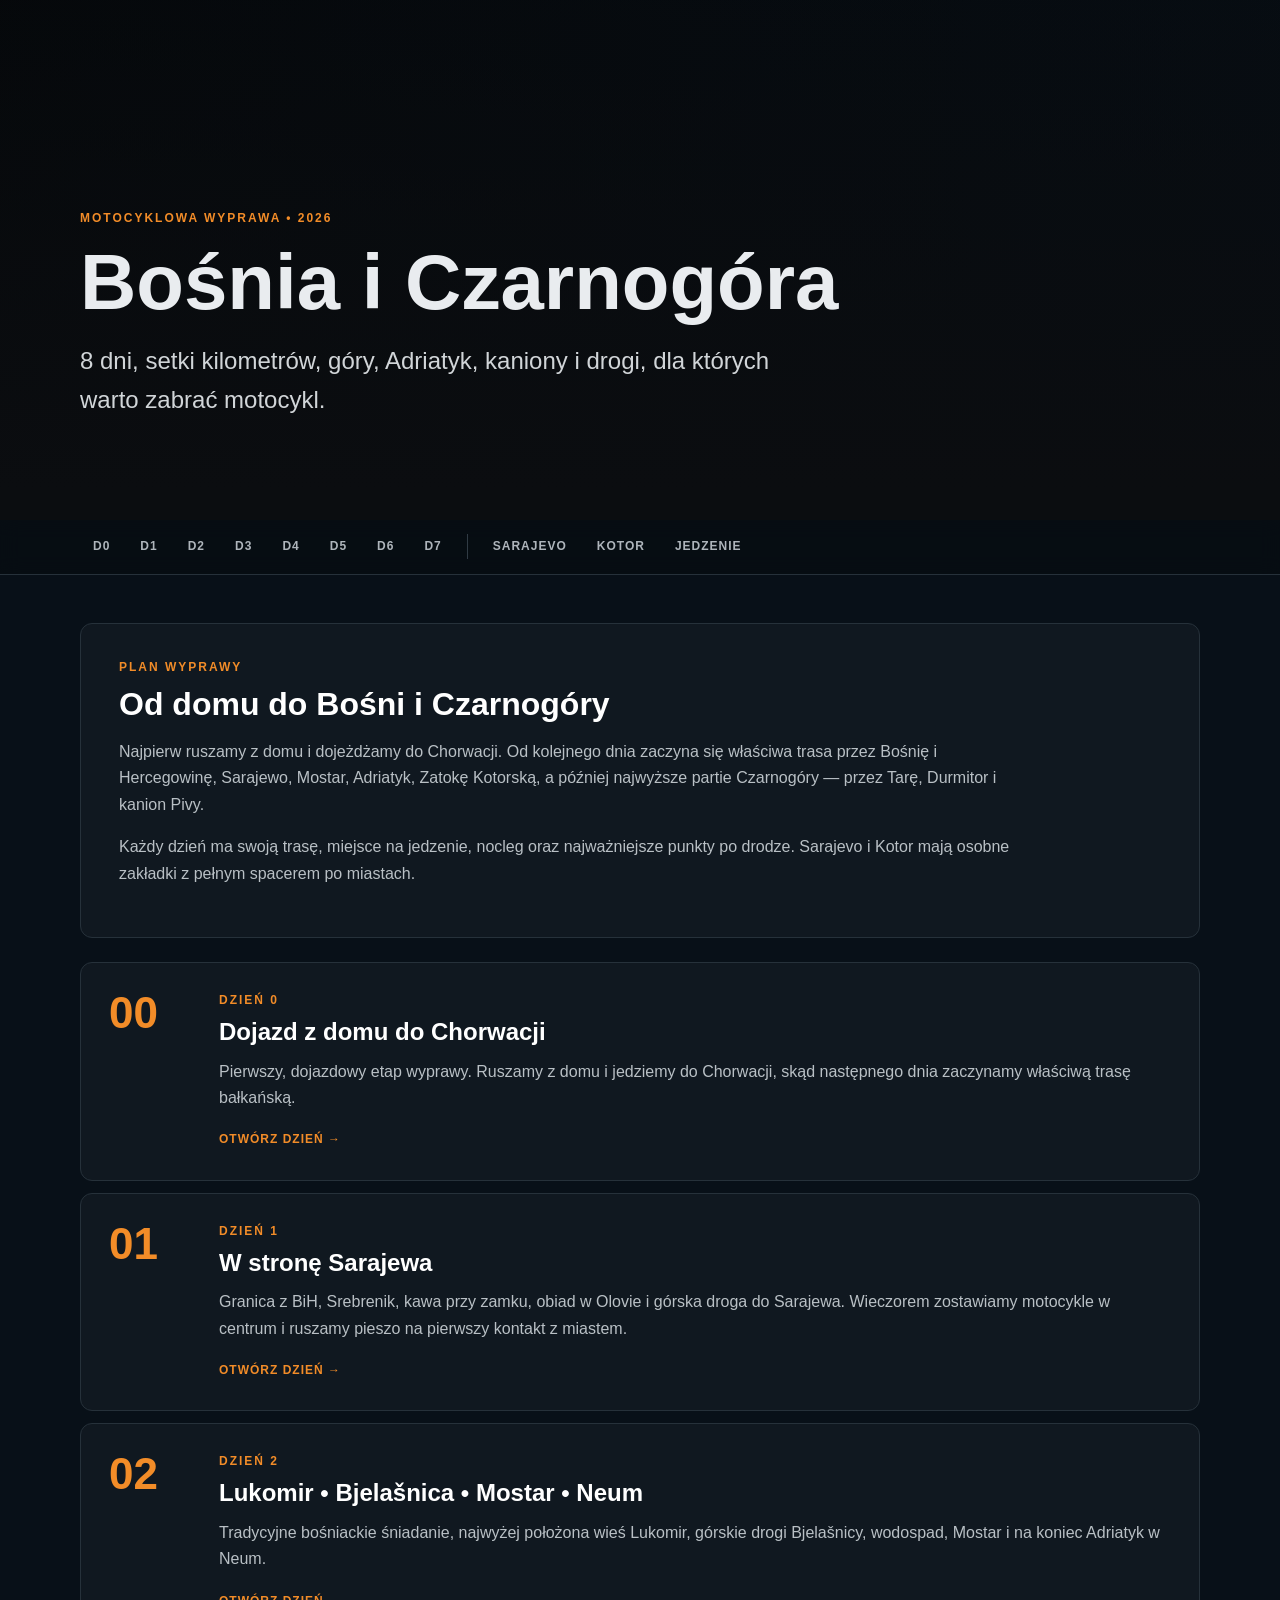
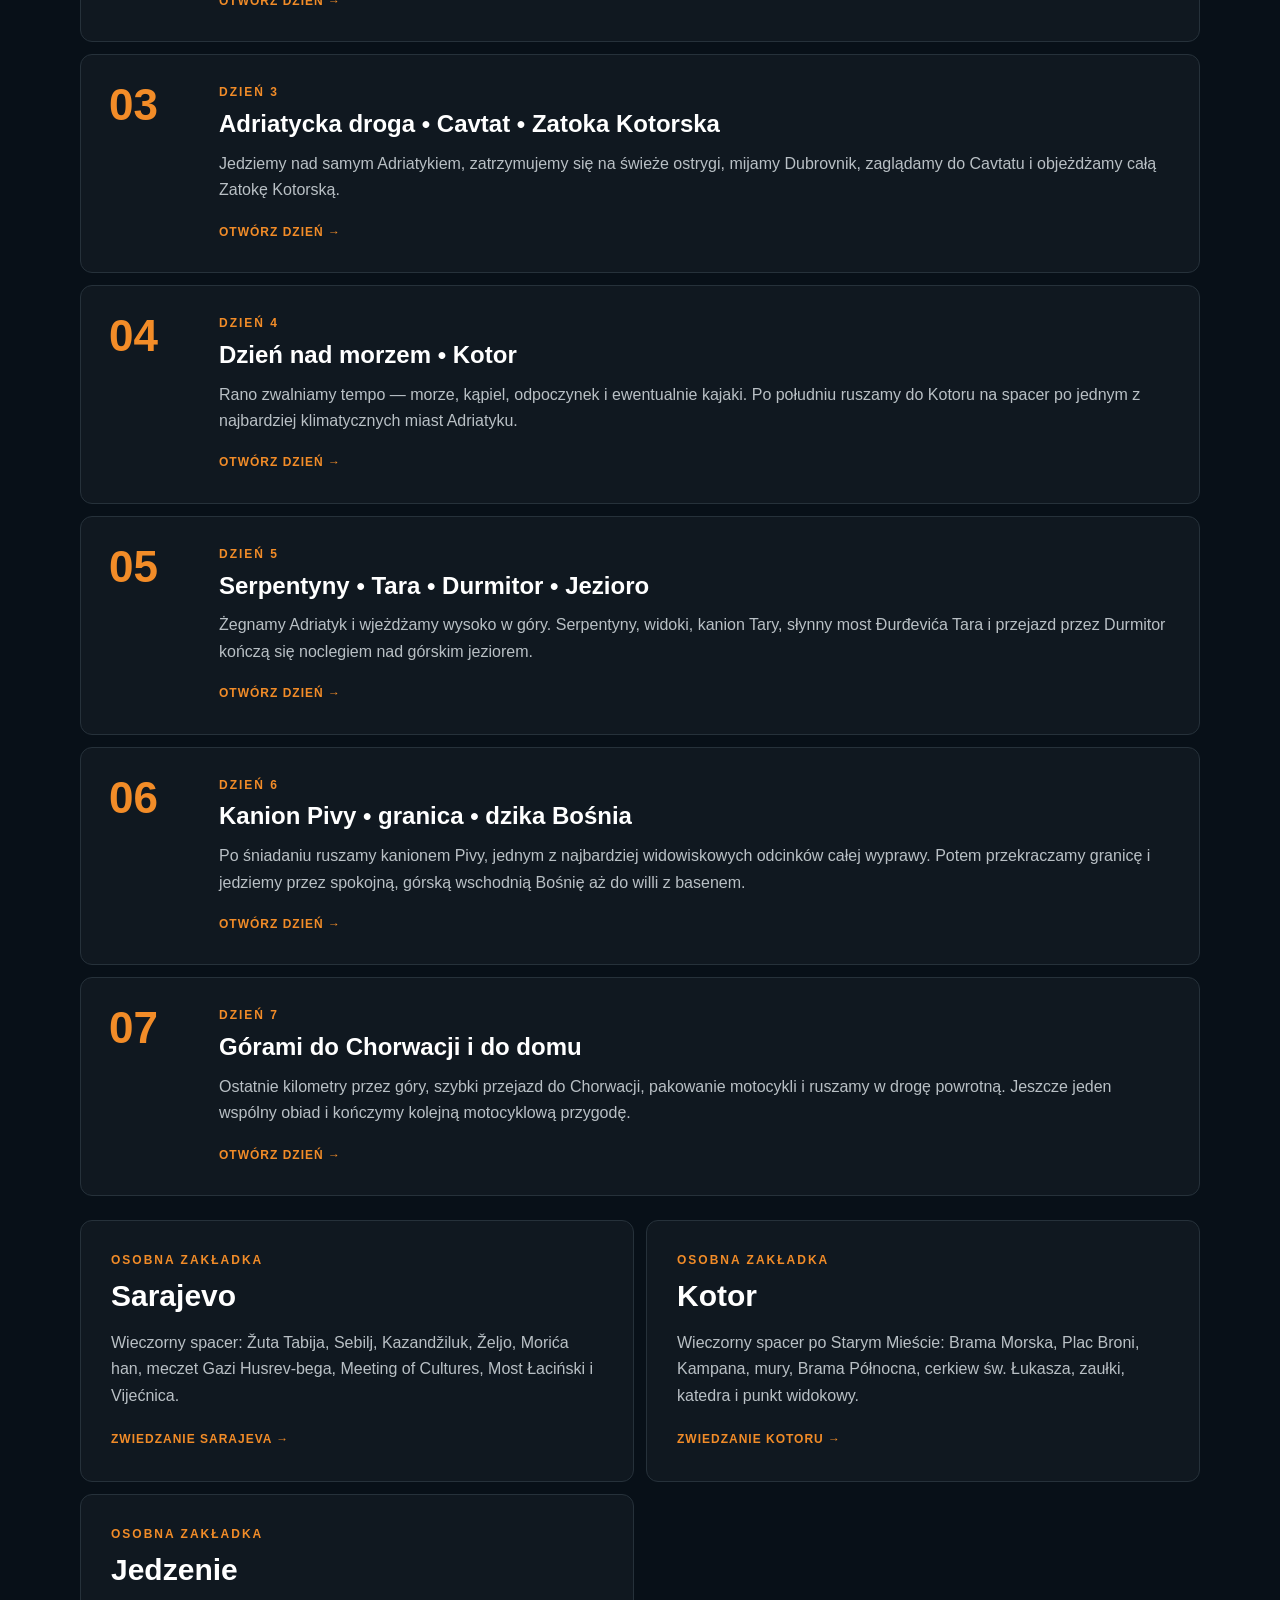
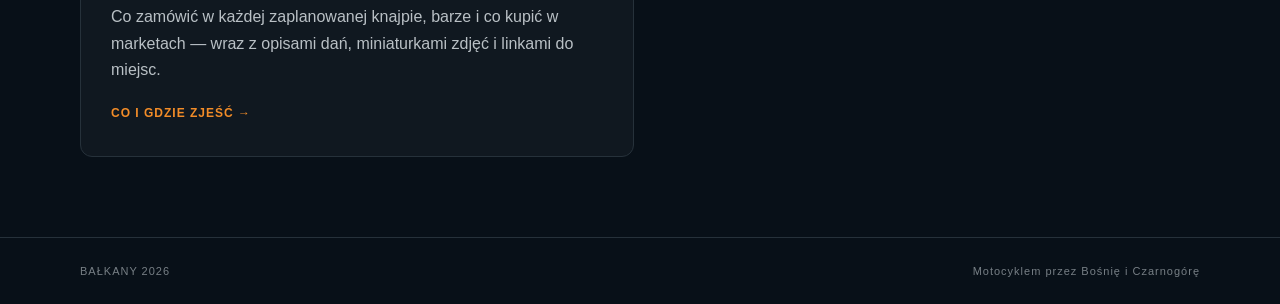
<file: index.html>
<!DOCTYPE html>
<html lang="pl">
<head>
  <meta charset="UTF-8">
  <meta name="viewport" content="width=device-width, initial-scale=1.0">
  <meta name="theme-color" content="#0b0d10">
  <title>Bałkany 2026 — Bośnia i Czarnogóra</title>
  <link rel="stylesheet" href="style.css">
</head>
<body>
<header class="hero"><div class="hero-overlay"><div class="container"><div class="eyebrow">MOTOCYKLOWA WYPRAWA • 2026</div><h1>Bośnia i Czarnogóra</h1><p class="hero-lead">8 dni, setki kilometrów, góry, Adriatyk, kaniony i drogi, dla których warto zabrać motocykl.</p></div></div></header>
<nav class="day-nav"><div class="container nav-inner"><a href="d0.html">D0</a><a href="d1.html">D1</a><a href="d2.html">D2</a><a href="d3.html">D3</a><a href="d4.html">D4</a><a href="d5.html">D5</a><a href="d6.html">D6</a><a href="d7.html">D7</a><span class="nav-separator"></span><a href="sarajevo.html">SARAJEVO</a><a href="kotor.html">KOTOR</a><a href="jedzenie.html">JEDZENIE</a></div></nav>
<main class="container main-content">
<section class="intro card"><div class="section-kicker">PLAN WYPRAWY</div><h2>Od domu do Bośni i Czarnogóry</h2><p>Najpierw ruszamy z domu i dojeżdżamy do Chorwacji. Od kolejnego dnia zaczyna się właściwa trasa przez Bośnię i Hercegowinę, Sarajewo, Mostar, Adriatyk, Zatokę Kotorską, a później najwyższe partie Czarnogóry — przez Tarę, Durmitor i kanion Pivy.</p><p>Każdy dzień ma swoją trasę, miejsce na jedzenie, nocleg oraz najważniejsze punkty po drodze. Sarajevo i Kotor mają osobne zakładki z pełnym spacerem po miastach.</p></section>
<section class="days">
<article class="day-card"><div class="day-number">00</div><div><div class="section-kicker">DZIEŃ 0</div><h2>Dojazd z domu do Chorwacji</h2><p>Pierwszy, dojazdowy etap wyprawy. Ruszamy z domu i jedziemy do Chorwacji, skąd następnego dnia zaczynamy właściwą trasę bałkańską.</p><a class="text-link" href="d0.html">OTWÓRZ DZIEŃ →</a></div></article>
<article class="day-card"><div class="day-number">01</div><div><div class="section-kicker">DZIEŃ 1</div><h2>W stronę Sarajewa</h2><p>Granica z BiH, Srebrenik, kawa przy zamku, obiad w Olovie i górska droga do Sarajewa. Wieczorem zostawiamy motocykle w centrum i ruszamy pieszo na pierwszy kontakt z miastem.</p><a class="text-link" href="d1.html">OTWÓRZ DZIEŃ →</a></div></article>
<article class="day-card"><div class="day-number">02</div><div><div class="section-kicker">DZIEŃ 2</div><h2>Lukomir • Bjelašnica • Mostar • Neum</h2><p>Tradycyjne bośniackie śniadanie, najwyżej położona wieś Lukomir, górskie drogi Bjelašnicy, wodospad, Mostar i na koniec Adriatyk w Neum.</p><a class="text-link" href="d2.html">OTWÓRZ DZIEŃ →</a></div></article>
<article class="day-card"><div class="day-number">03</div><div><div class="section-kicker">DZIEŃ 3</div><h2>Adriatycka droga • Cavtat • Zatoka Kotorska</h2><p>Jedziemy nad samym Adriatykiem, zatrzymujemy się na świeże ostrygi, mijamy Dubrovnik, zaglądamy do Cavtatu i objeżdżamy całą Zatokę Kotorską.</p><a class="text-link" href="d3.html">OTWÓRZ DZIEŃ →</a></div></article>
<article class="day-card"><div class="day-number">04</div><div><div class="section-kicker">DZIEŃ 4</div><h2>Dzień nad morzem • Kotor</h2><p>Rano zwalniamy tempo — morze, kąpiel, odpoczynek i ewentualnie kajaki. Po południu ruszamy do Kotoru na spacer po jednym z najbardziej klimatycznych miast Adriatyku.</p><a class="text-link" href="d4.html">OTWÓRZ DZIEŃ →</a></div></article>
<article class="day-card"><div class="day-number">05</div><div><div class="section-kicker">DZIEŃ 5</div><h2>Serpentyny • Tara • Durmitor • Jezioro</h2><p>Żegnamy Adriatyk i wjeżdżamy wysoko w góry. Serpentyny, widoki, kanion Tary, słynny most Đurđevića Tara i przejazd przez Durmitor kończą się noclegiem nad górskim jeziorem.</p><a class="text-link" href="d5.html">OTWÓRZ DZIEŃ →</a></div></article>
<article class="day-card"><div class="day-number">06</div><div><div class="section-kicker">DZIEŃ 6</div><h2>Kanion Pivy • granica • dzika Bośnia</h2><p>Po śniadaniu ruszamy kanionem Pivy, jednym z najbardziej widowiskowych odcinków całej wyprawy. Potem przekraczamy granicę i jedziemy przez spokojną, górską wschodnią Bośnię aż do willi z basenem.</p><a class="text-link" href="d6.html">OTWÓRZ DZIEŃ →</a></div></article>
<article class="day-card"><div class="day-number">07</div><div><div class="section-kicker">DZIEŃ 7</div><h2>Górami do Chorwacji i do domu</h2><p>Ostatnie kilometry przez góry, szybki przejazd do Chorwacji, pakowanie motocykli i ruszamy w drogę powrotną. Jeszcze jeden wspólny obiad i kończymy kolejną motocyklową przygodę.</p><a class="text-link" href="d7.html">OTWÓRZ DZIEŃ →</a></div></article>
</section>
<section class="special-grid"><a class="special-card" href="sarajevo.html"><div class="section-kicker">OSOBNA ZAKŁADKA</div><h2>Sarajevo</h2><p>Wieczorny spacer: Žuta Tabija, Sebilj, Kazandžiluk, Željo, Morića han, meczet Gazi Husrev-bega, Meeting of Cultures, Most Łaciński i Vijećnica.</p><span>ZWIEDZANIE SARAJEVA →</span></a><a class="special-card" href="kotor.html"><div class="section-kicker">OSOBNA ZAKŁADKA</div><h2>Kotor</h2><p>Wieczorny spacer po Starym Mieście: Brama Morska, Plac Broni, Kampana, mury, Brama Północna, cerkiew św. Łukasza, zaułki, katedra i punkt widokowy.</p><span>ZWIEDZANIE KOTORU →</span></a><a class="special-card" href="jedzenie.html"><div class="section-kicker">OSOBNA ZAKŁADKA</div><h2>Jedzenie</h2><p>Co zamówić w każdej zaplanowanej knajpie, barze i co kupić w marketach — wraz z opisami dań, miniaturkami zdjęć i linkami do miejsc.</p><span>CO I GDZIE ZJEŚĆ →</span></a></section>
</main><footer class="footer"><div class="container"><span>BAŁKANY 2026</span><span>Motocyklem przez Bośnię i Czarnogórę</span></div></footer>
</body></html>
</file>
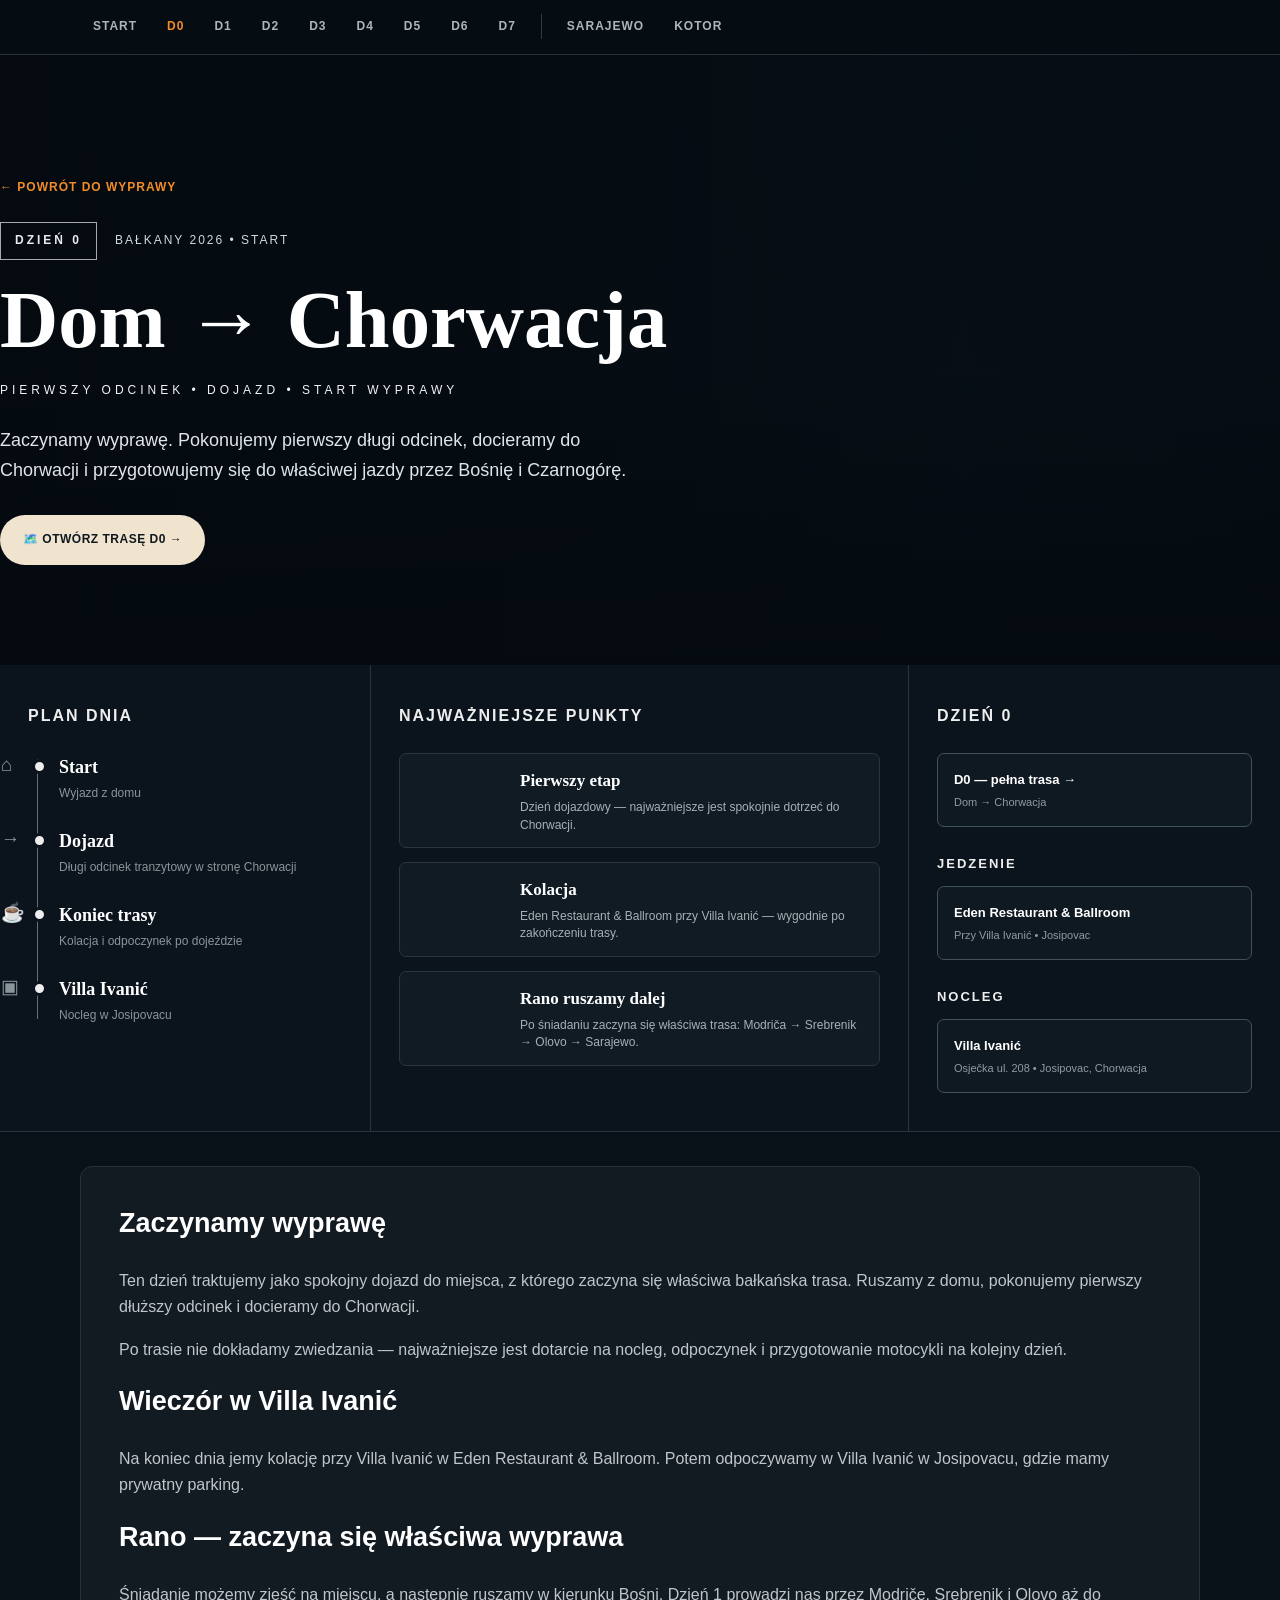
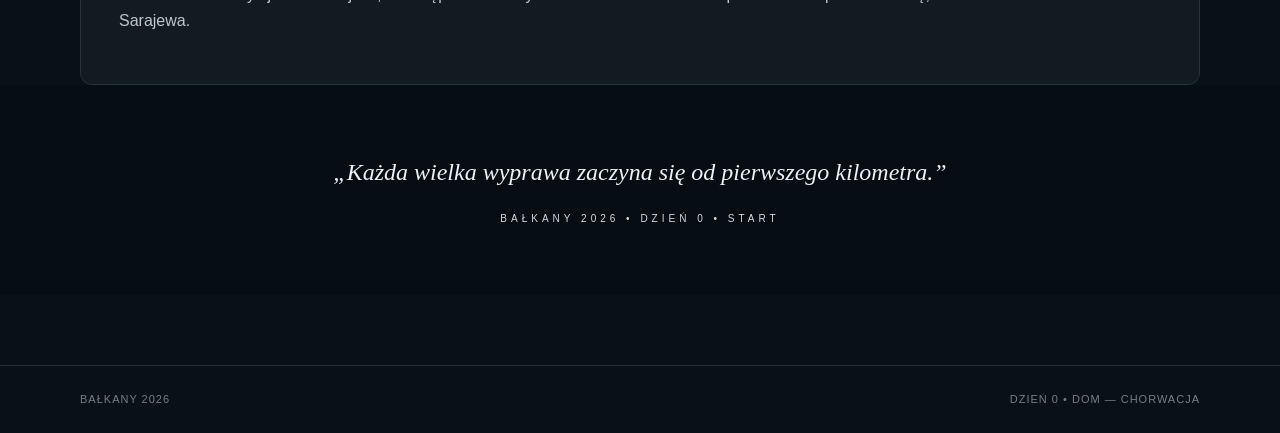
<file: d0.html>
<!DOCTYPE html>
<html lang="pl">
<head><meta charset="UTF-8"><meta name="viewport" content="width=device-width,initial-scale=1.0"><meta name="theme-color" content="#081018"><title>Dzień 0 — Dom → Chorwacja | Bałkany 2026</title><link rel="stylesheet" href="style.css"></head>
<body class="d0-page">
<nav class="day-nav"><div class="container nav-inner"><a href="index.html">START</a><a class="active" href="d0.html">D0</a><a href="d1.html">D1</a><a href="d2.html">D2</a><a href="d3.html">D3</a><a href="d4.html">D4</a><a href="d5.html">D5</a><a href="d6.html">D6</a><a href="d7.html">D7</a><span class="nav-separator"></span><a href="sarajevo.html">SARAJEWO</a><a href="kotor.html">KOTOR</a></div></nav>
<header class="d0-hero"><div class="container d0-hero-inner"><a class="back" href="index.html">← POWRÓT DO WYPRAWY</a><div class="d0-meta"><span class="d0-badge">DZIEŃ 0</span><span class="d0-date">BAŁKANY 2026 • START</span></div><h1>Dom → Chorwacja</h1><div class="d0-subtitle">PIERWSZY ODCINEK • DOJAZD • START WYPRAWY</div><p class="d0-hero-lead">Zaczynamy wyprawę. Pokonujemy pierwszy długi odcinek, docieramy do Chorwacji i przygotowujemy się do właściwej jazdy przez Bośnię i Czarnogórę.</p><div class="d0-routes"><a class="d0-route-btn" href="https://maps.app.goo.gl/giAkoMVvbDycE4Uo8" target="_blank" rel="noopener">🗺️ OTWÓRZ TRASĘ D0 →</a></div></div></header>
<main class="d0-main"><section class="d0-panel-grid">
<div class="d0-panel"><h2>Plan dnia</h2><div class="d0-timeline"><div class="d0-step"><span class="ico">⌂</span><strong>Start</strong><span>Wyjazd z domu</span></div><div class="d0-step"><span class="ico">→</span><strong>Dojazd</strong><span>Długi odcinek tranzytowy w stronę Chorwacji</span></div><div class="d0-step"><span class="ico">☕</span><strong>Koniec trasy</strong><span>Kolacja i odpoczynek po dojeździe</span></div><div class="d0-step"><span class="ico">▣</span><strong>Villa Ivanić</strong><span>Nocleg w Josipovacu</span></div></div></div>
<div class="d0-panel"><h2>Najważniejsze punkty</h2><div class="d0-highlights"><div class="d0-highlight"><div class="d0-highlight-img d0-road"></div><div class="d0-highlight-text"><h3>Pierwszy etap</h3><p>Dzień dojazdowy — najważniejsze jest spokojnie dotrzeć do Chorwacji.</p></div></div><div class="d0-highlight"><div class="d0-highlight-img d0-dinner"></div><div class="d0-highlight-text"><h3>Kolacja</h3><p>Eden Restaurant &amp; Ballroom przy Villa Ivanić — wygodnie po zakończeniu trasy.</p></div></div><div class="d0-highlight"><div class="d0-highlight-img d0-morning"></div><div class="d0-highlight-text"><h3>Rano ruszamy dalej</h3><p>Po śniadaniu zaczyna się właściwa trasa: Modriča → Srebrenik → Olovo → Sarajewo.</p></div></div></div></div>
<div class="d0-panel"><h2>Dzień 0</h2><div class="d0-route-list"><a class="d0-route-card" href="https://maps.app.goo.gl/giAkoMVvbDycE4Uo8" target="_blank" rel="noopener"><strong>D0 — pełna trasa →</strong><span>Dom → Chorwacja</span></a></div><div class="d0-side-block"><h3>Jedzenie</h3><div class="d0-side-card"><strong>Eden Restaurant &amp; Ballroom</strong><span>Przy Villa Ivanić • Josipovac</span></div></div><div class="d0-side-block"><h3>Nocleg</h3><a class="d0-side-card" href="https://www.google.com/maps/search/?api=1&query=VILLA+IVANIC+Osjecka+208+Josipovac+Croatia" target="_blank" rel="noopener"><strong>Villa Ivanić</strong><span>Osječka ul. 208 • Josipovac, Chorwacja</span></a></div></div></section>
<section class="container d0-story-wrap"><article class="story"><h2>Zaczynamy wyprawę</h2><p>Ten dzień traktujemy jako spokojny dojazd do miejsca, z którego zaczyna się właściwa bałkańska trasa. Ruszamy z domu, pokonujemy pierwszy dłuższy odcinek i docieramy do Chorwacji.</p><p>Po trasie nie dokładamy zwiedzania — najważniejsze jest dotarcie na nocleg, odpoczynek i przygotowanie motocykli na kolejny dzień.</p><h2>Wieczór w Villa Ivanić</h2><p>Na koniec dnia jemy kolację przy Villa Ivanić w Eden Restaurant &amp; Ballroom. Potem odpoczywamy w Villa Ivanić w Josipovacu, gdzie mamy prywatny parking.</p><h2>Rano — zaczyna się właściwa wyprawa</h2><p>Śniadanie możemy zjeść na miejscu, a następnie ruszamy w kierunku Bośni. Dzień 1 prowadzi nas przez Modričę, Srebrenik i Olovo aż do Sarajewa.</p></article></section>
<section class="d0-bottom"><div><p>„Każda wielka wyprawa zaczyna się od pierwszego kilometra.”</p><small>BAŁKANY 2026 • DZIEŃ 0 • START</small></div></section></main>
<footer class="footer"><div class="container"><span>BAŁKANY 2026</span><span>DZIEŃ 0 • DOM — CHORWACJA</span></div></footer>
</body></html>
</file>
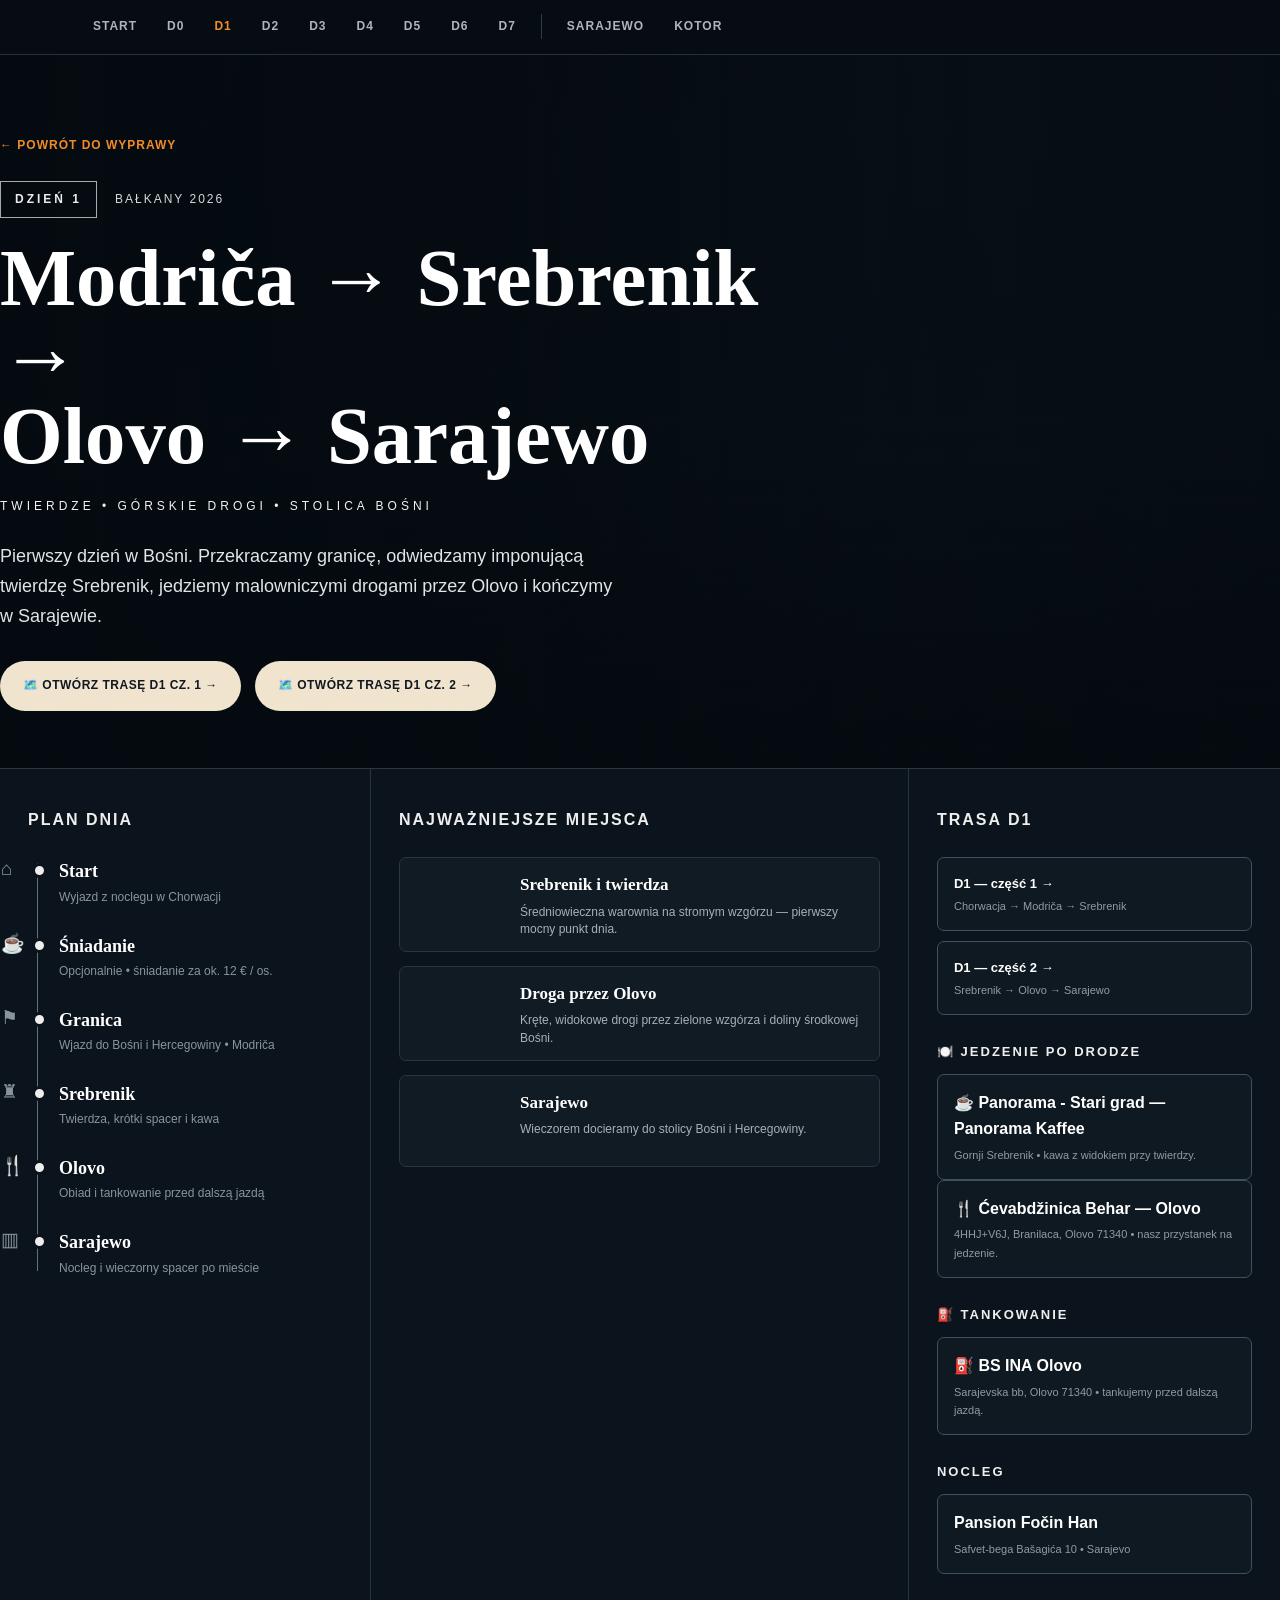
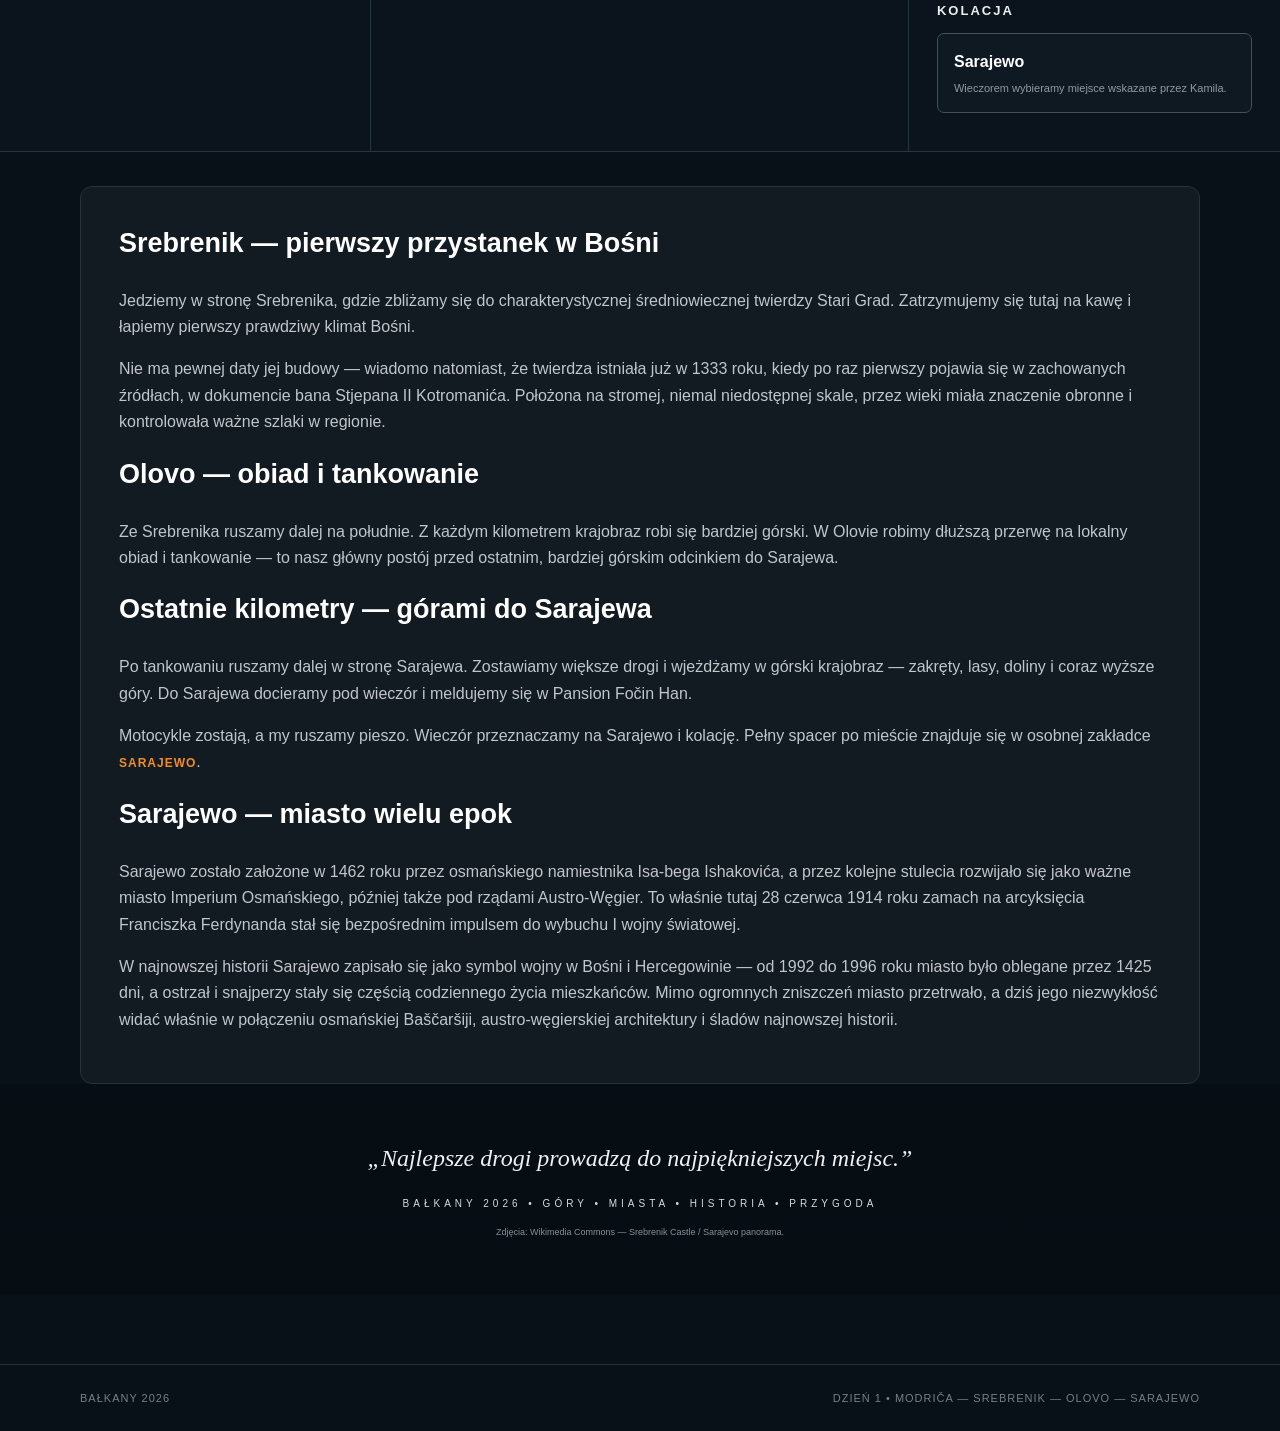
<file: d1.html>
<!DOCTYPE html>
<html lang="pl"><head><meta charset="UTF-8"><meta name="viewport" content="width=device-width,initial-scale=1.0"><title>Dzień 1 — Modriča • Srebrenik • Olovo • Sarajewo | Bałkany 2026</title><link rel="stylesheet" href="style.css"><style>.d1-side-block{width:100%;min-width:0}.d1-side-card{display:block;width:100%;min-width:0;box-sizing:border-box}.d1-side-card:hover{border-color:#f28c28}</style></head><body class="d1-page">
<nav class="day-nav"><div class="container nav-inner"><a href="index.html">START</a><a href="d0.html">D0</a><a class="active" href="d1.html">D1</a><a href="d2.html">D2</a><a href="d3.html">D3</a><a href="d4.html">D4</a><a href="d5.html">D5</a><a href="d6.html">D6</a><a href="d7.html">D7</a><span class="nav-separator"></span><a href="sarajevo.html">SARAJEWO</a><a href="kotor.html">KOTOR</a></div></nav>
<header class="d1-hero"><div class="container d1-hero-inner"><a class="back" href="index.html">← POWRÓT DO WYPRAWY</a><div class="d1-meta"><span class="d1-badge">DZIEŃ 1</span><span class="d1-date">BAŁKANY 2026</span></div><h1>Modriča → Srebrenik →<br>Olovo → Sarajewo</h1><div class="d1-subtitle">TWIERDZE • GÓRSKIE DROGI • STOLICA BOŚNI</div><p class="d1-hero-lead">Pierwszy dzień w Bośni. Przekraczamy granicę, odwiedzamy imponującą twierdzę Srebrenik, jedziemy malowniczymi drogami przez Olovo i kończymy w Sarajewie.</p><div class="d1-routes"><a class="d1-route-btn" href="https://maps.app.goo.gl/tBbqMrthzExujmUX7" target="_blank" rel="noopener">🗺️ OTWÓRZ TRASĘ D1 CZ. 1 →</a><a class="d1-route-btn" href="https://maps.app.goo.gl/qjRDtYP7yWZPhQMi7" target="_blank" rel="noopener">🗺️ OTWÓRZ TRASĘ D1 CZ. 2 →</a></div></div></header>
<main class="d1-main"><section class="d1-panel-grid">
<div class="d1-panel"><h2>Plan dnia</h2><div class="d1-timeline"><div class="d1-step"><span class="ico">⌂</span><strong>Start</strong><span>Wyjazd z noclegu w Chorwacji</span></div><div class="d1-step"><span class="ico">☕</span><strong>Śniadanie</strong><span>Opcjonalnie • śniadanie za ok. 12 € / os.</span></div><div class="d1-step"><span class="ico">⚑</span><strong>Granica</strong><span>Wjazd do Bośni i Hercegowiny • Modriča</span></div><div class="d1-step"><span class="ico">♜</span><strong>Srebrenik</strong><span>Twierdza, krótki spacer i kawa</span></div><div class="d1-step"><span class="ico">🍴</span><strong>Olovo</strong><span>Obiad i tankowanie przed dalszą jazdą</span></div><div class="d1-step"><span class="ico">▥</span><strong>Sarajewo</strong><span>Nocleg i wieczorny spacer po mieście</span></div></div></div>
<div class="d1-panel"><h2>Najważniejsze miejsca</h2><div class="d1-highlights"><div class="d1-highlight"><div class="d1-highlight-img" style="background-image:url('https://commons.wikimedia.org/wiki/Special:Redirect/file/Srebrenik_Castle.JPG')"></div><div class="d1-highlight-text"><h3>Srebrenik i twierdza</h3><p>Średniowieczna warownia na stromym wzgórzu — pierwszy mocny punkt dnia.</p></div></div><div class="d1-highlight"><div class="d1-highlight-img" style="background-image:url('https://commons.wikimedia.org/wiki/Special:Redirect/file/Sarajevo_B_panorama.JPG')"></div><div class="d1-highlight-text"><h3>Droga przez Olovo</h3><p>Kręte, widokowe drogi przez zielone wzgórza i doliny środkowej Bośni.</p></div></div><div class="d1-highlight"><div class="d1-highlight-img" style="background-image:url('https://commons.wikimedia.org/wiki/Special:Redirect/file/Sarajevo_City_Panorama.JPG')"></div><div class="d1-highlight-text"><h3>Sarajewo</h3><p>Wieczorem docieramy do stolicy Bośni i Hercegowiny.</p></div></div></div></div>
<div class="d1-panel"><h2>Trasa D1</h2><div class="d1-route-list"><a class="d1-route-card" href="https://maps.app.goo.gl/tBbqMrthzExujmUX7" target="_blank" rel="noopener"><strong>D1 — część 1 →</strong><span>Chorwacja → Modriča → Srebrenik</span></a><a class="d1-route-card" href="https://maps.app.goo.gl/qjRDtYP7yWZPhQMi7" target="_blank" rel="noopener"><strong>D1 — część 2 →</strong><span>Srebrenik → Olovo → Sarajewo</span></a></div><div class="d1-side-block"><h3>🍽️ Jedzenie po drodze</h3><a class="d1-side-card" href="https://www.google.com/maps/search/?api=1&query=Panorama+Stari+grad+Panorama+Kaffee+Gornji+Srebrenik+Bosnia+and+Herzegovina" target="_blank" rel="noopener"><strong>☕ Panorama - Stari grad — Panorama Kaffee</strong><span>Gornji Srebrenik • kawa z widokiem przy twierdzy.</span></a><a class="d1-side-card" href="https://www.google.com/maps/search/?api=1&query=Cevabdzinica+Behar+4HHJ%2BV6J+Branilaca+Olovo+71340+Bosnia+and+Herzegovina" target="_blank" rel="noopener"><strong>🍴 Ćevabdžinica Behar — Olovo</strong><span>4HHJ+V6J, Branilaca, Olovo 71340 • nasz przystanek na jedzenie.</span></a></div><div class="d1-side-block"><h3>⛽ Tankowanie</h3><a class="d1-side-card" href="https://www.google.com/maps/search/?api=1&query=BS+INA+Olovo+Sarajevska+bb+Olovo+71340+Bosnia+and+Herzegovina" target="_blank" rel="noopener"><strong>⛽ BS INA Olovo</strong><span>Sarajevska bb, Olovo 71340 • tankujemy przed dalszą jazdą.</span></a></div><div class="d1-side-block"><h3>Nocleg</h3><a class="d1-side-card" href="https://www.google.com/maps/search/?api=1&query=Pansion+Focin+Han+Safvet-bega+Basagica+10+Sarajevo" target="_blank" rel="noopener"><strong>Pansion Fočin Han</strong><span>Safvet-bega Bašagića 10 • Sarajevo</span></a></div><div class="d1-side-block"><h3>Kolacja</h3><div class="d1-side-card"><strong>Sarajewo</strong><span>Wieczorem wybieramy miejsce wskazane przez Kamila.</span></div></div></div></section>
<section class="container" style="padding-top:34px"><article class="story"><h2>Srebrenik — pierwszy przystanek w Bośni</h2><p>Jedziemy w stronę Srebrenika, gdzie zbliżamy się do charakterystycznej średniowiecznej twierdzy Stari Grad. Zatrzymujemy się tutaj na kawę i łapiemy pierwszy prawdziwy klimat Bośni.</p><p>Nie ma pewnej daty jej budowy — wiadomo natomiast, że twierdza istniała już w 1333 roku, kiedy po raz pierwszy pojawia się w zachowanych źródłach, w dokumencie bana Stjepana II Kotromanića. Położona na stromej, niemal niedostępnej skale, przez wieki miała znaczenie obronne i kontrolowała ważne szlaki w regionie.</p><h2>Olovo — obiad i tankowanie</h2><p>Ze Srebrenika ruszamy dalej na południe. Z każdym kilometrem krajobraz robi się bardziej górski. W Olovie robimy dłuższą przerwę na lokalny obiad i tankowanie — to nasz główny postój przed ostatnim, bardziej górskim odcinkiem do Sarajewa.</p><h2>Ostatnie kilometry — górami do Sarajewa</h2><p>Po tankowaniu ruszamy dalej w stronę Sarajewa. Zostawiamy większe drogi i wjeżdżamy w górski krajobraz — zakręty, lasy, doliny i coraz wyższe góry. Do Sarajewa docieramy pod wieczór i meldujemy się w Pansion Fočin Han.</p><p>Motocykle zostają, a my ruszamy pieszo. Wieczór przeznaczamy na Sarajewo i kolację. Pełny spacer po mieście znajduje się w osobnej zakładce <a class="text-link" href="sarajevo.html">SARAJEWO</a>.</p><h2>Sarajewo — miasto wielu epok</h2><p>Sarajewo zostało założone w 1462 roku przez osmańskiego namiestnika Isa-bega Ishakovića, a przez kolejne stulecia rozwijało się jako ważne miasto Imperium Osmańskiego, później także pod rządami Austro-Węgier. To właśnie tutaj 28 czerwca 1914 roku zamach na arcyksięcia Franciszka Ferdynanda stał się bezpośrednim impulsem do wybuchu I wojny światowej.</p><p>W najnowszej historii Sarajewo zapisało się jako symbol wojny w Bośni i Hercegowinie — od 1992 do 1996 roku miasto było oblegane przez 1425 dni, a ostrzał i snajperzy stały się częścią codziennego życia mieszkańców. Mimo ogromnych zniszczeń miasto przetrwało, a dziś jego niezwykłość widać właśnie w połączeniu osmańskiej Baščaršiji, austro-węgierskiej architektury i śladów najnowszej historii.</p></article></section>
<section class="d1-bottom"><div><p>„Najlepsze drogi prowadzą do najpiękniejszych miejsc.”</p><small>BAŁKANY 2026 • GÓRY • MIASTA • HISTORIA • PRZYGODA</small><p class="d1-credit">Zdjęcia: Wikimedia Commons — Srebrenik Castle / Sarajevo panorama.</p></div></section></main><footer class="footer"><div class="container"><span>BAŁKANY 2026</span><span>DZIEŃ 1 • MODRIČA — SREBRENIK — OLOVO — SARAJEWO</span></div></footer></body></html>
</file>
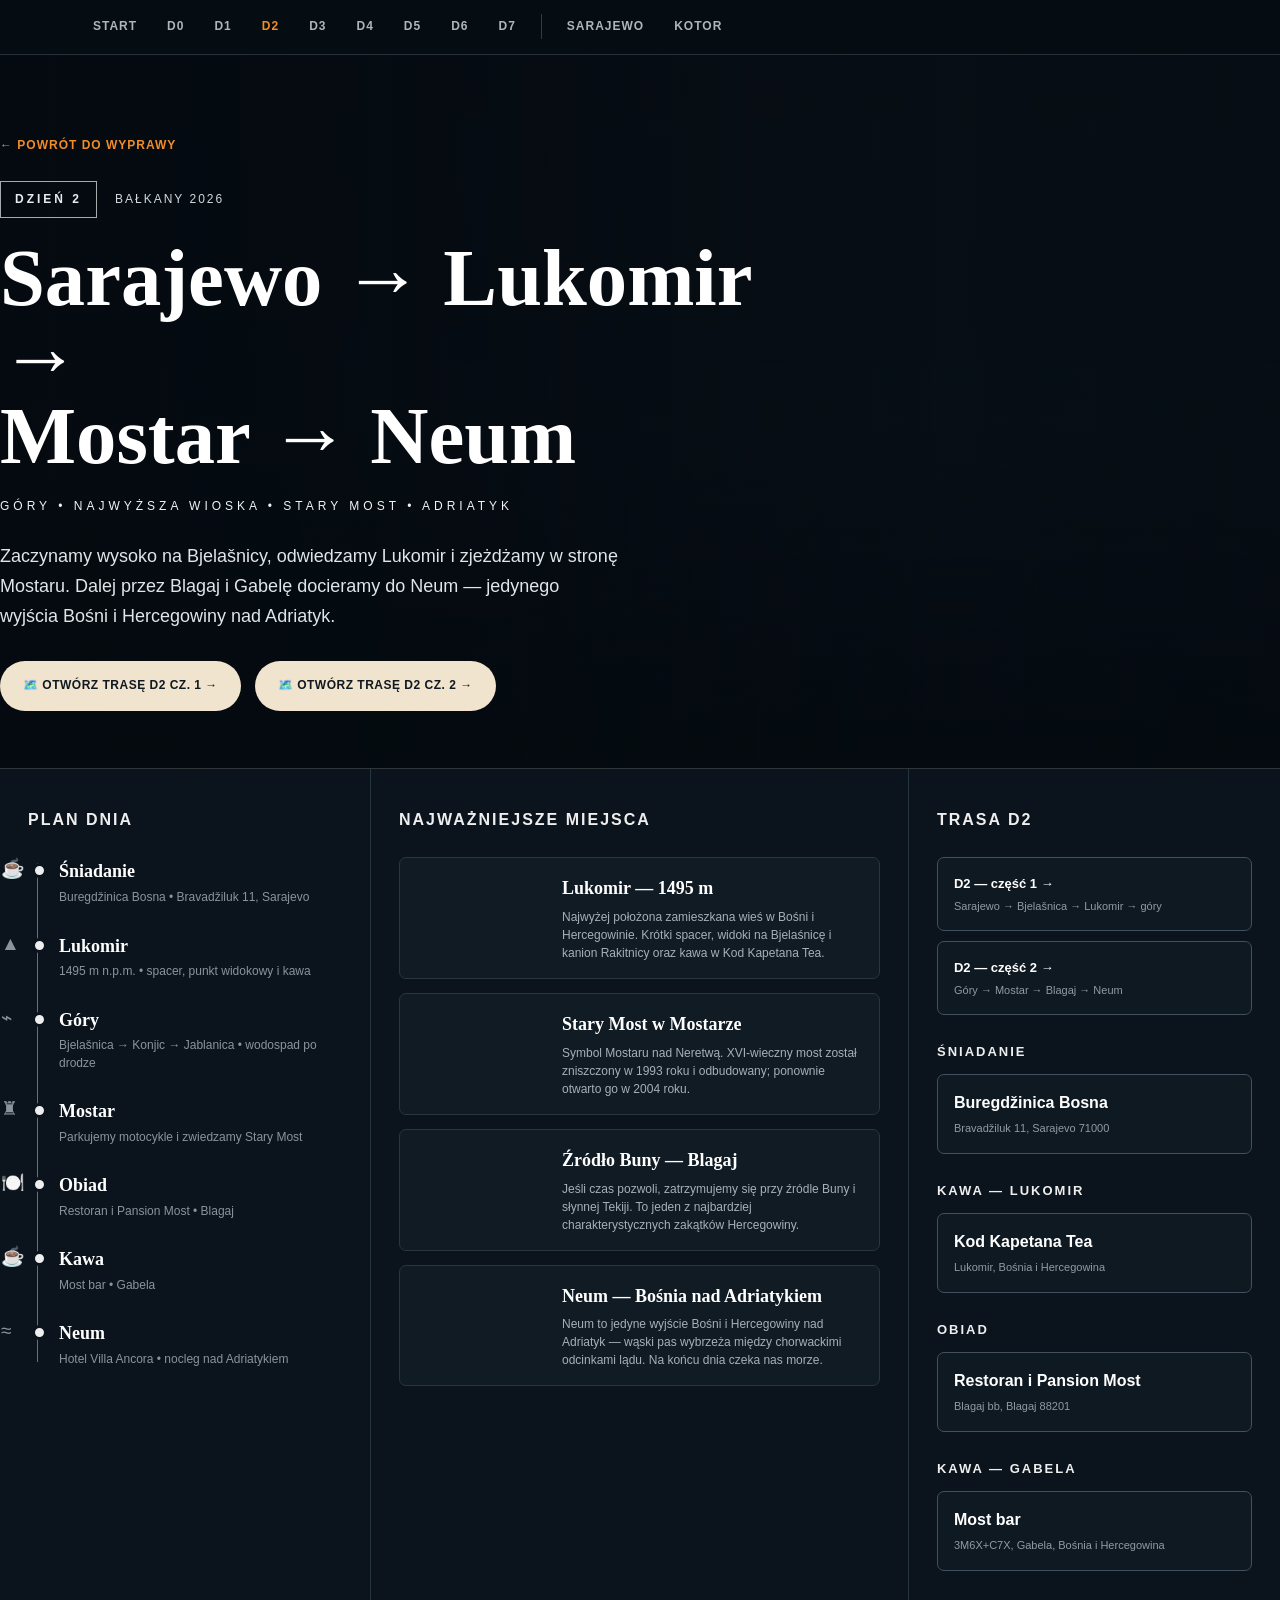
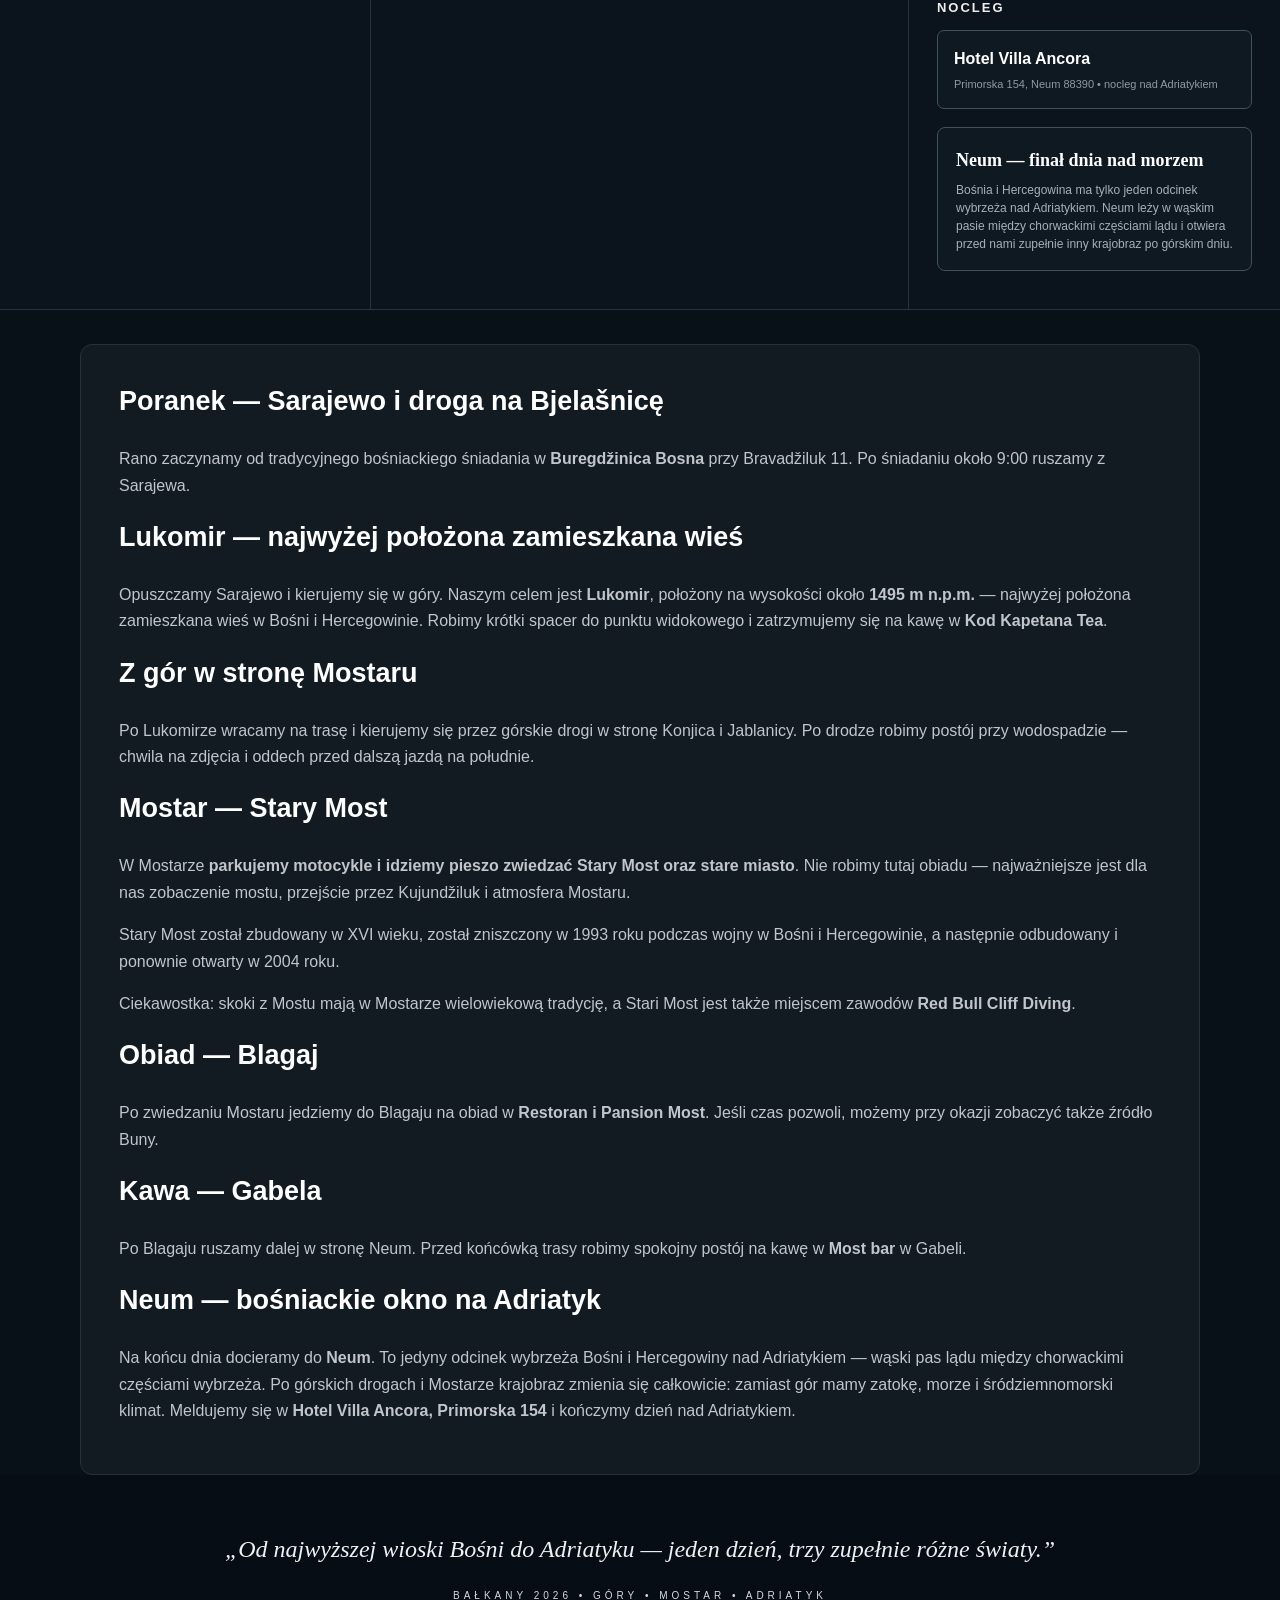
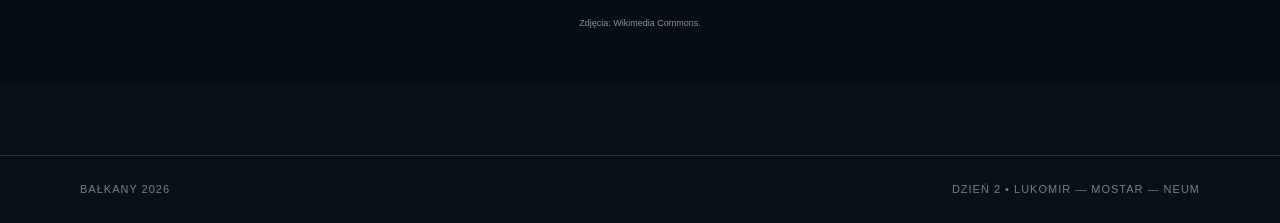
<file: d2.html>
<!DOCTYPE html>
<html lang="pl">
<head>
<meta charset="UTF-8"><meta name="viewport" content="width=device-width,initial-scale=1.0">
<title>Dzień 2 — Lukomir • Mostar • Neum | Bałkany 2026</title>
<link rel="stylesheet" href="style.css">
<style>
.d2-page .d1-side-block{width:100%;min-width:0}.d2-page .d1-side-card{display:block;width:100%;min-width:0;box-sizing:border-box}
.d2-page .d1-highlight{grid-template-columns:145px 1fr;min-height:118px}
.d2-page .d1-highlight-img{width:100%;height:100%;min-height:118px;background-size:cover;background-position:center}
.d2-page .d1-highlight-text{padding:16px 17px}
.d2-page .d1-highlight-text h3{font-size:18px}
.d2-page .d1-highlight-text p{font-size:12px;line-height:1.5}
.d2-page .d1-hero{background-image:linear-gradient(90deg,rgba(4,10,15,.92) 0%,rgba(4,10,15,.70) 38%,rgba(4,10,15,.20) 74%,rgba(4,10,15,.38) 100%),linear-gradient(0deg,rgba(4,10,15,.95) 0%,rgba(4,10,15,.08) 48%,rgba(4,10,15,.16) 100%),url('https://upload.wikimedia.org/wikipedia/commons/d/d7/Mostar_Old_Town_Panorama_2007.jpg');background-size:cover;background-position:center 52%}
.d2-neum-note{margin-top:18px;padding:18px 18px 17px;border:1px solid #40515d;border-radius:8px;background:#0f1921}.d2-neum-note strong{display:block;color:#fff;font-family:Georgia,serif;font-size:18px;margin-bottom:5px}.d2-neum-note span{display:block;color:#a7b0b6;font-size:12px;line-height:1.5}
@media(max-width:900px){.d2-page .d1-highlight{grid-template-columns:125px 1fr}}
@media(max-width:700px){.d2-page .d1-highlight{grid-template-columns:105px 1fr;min-height:105px}.d2-page .d1-highlight-img{min-height:105px}.d2-page .d1-highlight-text{padding:12px}.d2-page .d1-highlight-text h3{font-size:16px}.d2-page .d1-highlight-text p{font-size:11px}}
</style>
</head>
<body class="d1-page d2-page">
<nav class="day-nav"><div class="container nav-inner"><a href="index.html">START</a><a href="d0.html">D0</a><a href="d1.html">D1</a><a class="active" href="d2.html">D2</a><a href="d3.html">D3</a><a href="d4.html">D4</a><a href="d5.html">D5</a><a href="d6.html">D6</a><a href="d7.html">D7</a><span class="nav-separator"></span><a href="sarajevo.html">SARAJEWO</a><a href="kotor.html">KOTOR</a></div></nav>
<header class="d1-hero"><div class="container d1-hero-inner"><a class="back" href="index.html">← POWRÓT DO WYPRAWY</a><div class="d1-meta"><span class="d1-badge">DZIEŃ 2</span><span class="d1-date">BAŁKANY 2026</span></div><h1>Sarajewo → Lukomir →<br>Mostar → Neum</h1><div class="d1-subtitle">GÓRY • NAJWYŻSZA WIOSKA • STARY MOST • ADRIATYK</div><p class="d1-hero-lead">Zaczynamy wysoko na Bjelašnicy, odwiedzamy Lukomir i zjeżdżamy w stronę Mostaru. Dalej przez Blagaj i Gabelę docieramy do Neum — jedynego wyjścia Bośni i Hercegowiny nad Adriatyk.</p><div class="d1-routes"><a class="d1-route-btn" href="https://maps.app.goo.gl/Y72JdYr27Ly8JEX46" target="_blank" rel="noopener">🗺️ OTWÓRZ TRASĘ D2 CZ. 1 →</a><a class="d1-route-btn" href="https://maps.app.goo.gl/eFwMvoiLMSCKEPrR6" target="_blank" rel="noopener">🗺️ OTWÓRZ TRASĘ D2 CZ. 2 →</a></div></div></header>
<main class="d1-main"><section class="d1-panel-grid">
<div class="d1-panel"><h2>Plan dnia</h2><div class="d1-timeline"><div class="d1-step"><span class="ico">☕</span><strong>Śniadanie</strong><span>Buregdžinica Bosna • Bravadžiluk 11, Sarajevo</span></div><div class="d1-step"><span class="ico">▲</span><strong>Lukomir</strong><span>1495 m n.p.m. • spacer, punkt widokowy i kawa</span></div><div class="d1-step"><span class="ico">⌁</span><strong>Góry</strong><span>Bjelašnica → Konjic → Jablanica • wodospad po drodze</span></div><div class="d1-step"><span class="ico">♜</span><strong>Mostar</strong><span>Parkujemy motocykle i zwiedzamy Stary Most</span></div><div class="d1-step"><span class="ico">🍽️</span><strong>Obiad</strong><span>Restoran i Pansion Most • Blagaj</span></div><div class="d1-step"><span class="ico">☕</span><strong>Kawa</strong><span>Most bar • Gabela</span></div><div class="d1-step"><span class="ico">≈</span><strong>Neum</strong><span>Hotel Villa Ancora • nocleg nad Adriatykiem</span></div></div></div>
<div class="d1-panel"><h2>Najważniejsze miejsca</h2><div class="d1-highlights">
<div class="d1-highlight"><div class="d1-highlight-img" style="background-image:url('https://upload.wikimedia.org/wikipedia/commons/0/09/Lukomir.jpg')"></div><div class="d1-highlight-text"><h3>Lukomir — 1495 m</h3><p>Najwyżej położona zamieszkana wieś w Bośni i Hercegowinie. Krótki spacer, widoki na Bjelaśnicę i kanion Rakitnicy oraz kawa w Kod Kapetana Tea.</p></div></div>
<div class="d1-highlight"><div class="d1-highlight-img" style="background-image:url('https://upload.wikimedia.org/wikipedia/commons/d/d7/Mostar_Old_Town_Panorama_2007.jpg')"></div><div class="d1-highlight-text"><h3>Stary Most w Mostarze</h3><p>Symbol Mostaru nad Neretwą. XVI-wieczny most został zniszczony w 1993 roku i odbudowany; ponownie otwarto go w 2004 roku.</p></div></div>
<div class="d1-highlight"><div class="d1-highlight-img" style="background-image:url('https://upload.wikimedia.org/wikipedia/commons/c/cc/Tekija_-_Buna_-_Blagaj_-_panoramio.jpg')"></div><div class="d1-highlight-text"><h3>Źródło Buny — Blagaj</h3><p>Jeśli czas pozwoli, zatrzymujemy się przy źródle Buny i słynnej Tekiji. To jeden z najbardziej charakterystycznych zakątków Hercegowiny.</p></div></div>
<div class="d1-highlight"><div class="d1-highlight-img" style="background-image:url('https://upload.wikimedia.org/wikipedia/commons/8/83/Neum%2C_Adriatic_Sea%2C_Bosnia_and_Herzegovina.jpg')"></div><div class="d1-highlight-text"><h3>Neum — Bośnia nad Adriatykiem</h3><p>Neum to jedyne wyjście Bośni i Hercegowiny nad Adriatyk — wąski pas wybrzeża między chorwackimi odcinkami lądu. Na końcu dnia czeka nas morze.</p></div></div>
</div></div>
<div class="d1-panel"><h2>Trasa D2</h2><div class="d1-route-list"><a class="d1-route-card" href="https://maps.app.goo.gl/ovzzVKpsWmxnPyS77" target="_blank" rel="noopener"><strong>D2 — część 1 →</strong><span>Sarajewo → Bjelašnica → Lukomir → góry</span></a><a class="d1-route-card" href="https://maps.app.goo.gl/eFwMvoiLMSCKEPrR6" target="_blank" rel="noopener"><strong>D2 — część 2 →</strong><span>Góry → Mostar → Blagaj → Neum</span></a></div>
<div class="d1-side-block"><h3>Śniadanie</h3><a class="d1-side-card" href="https://www.google.com/maps/search/?api=1&query=Buregd%C5%BEinica+Bosna%2C+Bravad%C5%BEiluk+11%2C+Sarajevo+71000%2C+Bosnia+and+Herzegovina" target="_blank" rel="noopener"><strong>Buregdžinica Bosna</strong><span>Bravadžiluk 11, Sarajevo 71000</span></a></div>
<div class="d1-side-block"><h3>Kawa — Lukomir</h3><a class="d1-side-card" href="https://www.google.com/maps/search/?api=1&query=Kod+Kapetana+Tea%2C+Lukomir%2C+Bosnia+and+Herzegovina" target="_blank" rel="noopener"><strong>Kod Kapetana Tea</strong><span>Lukomir, Bośnia i Hercegowina</span></a></div>
<div class="d1-side-block"><h3>Obiad</h3><a class="d1-side-card" href="https://www.google.com/maps/search/?api=1&query=Restoran+i+Pansion+Most%2C+Blagaj+bb%2C+Blagaj+88201%2C+Bosnia+and+Herzegovina" target="_blank" rel="noopener"><strong>Restoran i Pansion Most</strong><span>Blagaj bb, Blagaj 88201</span></a></div>
<div class="d1-side-block"><h3>Kawa — Gabela</h3><a class="d1-side-card" href="https://www.google.com/maps/search/?api=1&query=Most+bar%2C+3M6X%2BC7X%2C+Gabela%2C+Bosnia+and+Herzegovina" target="_blank" rel="noopener"><strong>Most bar</strong><span>3M6X+C7X, Gabela, Bośnia i Hercegowina</span></a></div>
<div class="d1-side-block"><h3>Nocleg</h3><a class="d1-side-card" href="https://www.google.com/maps/search/?api=1&query=Hotel+Villa+Ancora%2C+Primorska+154%2C+Neum+88390%2C+Bosnia+and+Herzegovina" target="_blank" rel="noopener"><strong>Hotel Villa Ancora</strong><span>Primorska 154, Neum 88390 • nocleg nad Adriatykiem</span></a></div>
<div class="d2-neum-note"><strong>Neum — finał dnia nad morzem</strong><span>Bośnia i Hercegowina ma tylko jeden odcinek wybrzeża nad Adriatykiem. Neum leży w wąskim pasie między chorwackimi częściami lądu i otwiera przed nami zupełnie inny krajobraz po górskim dniu.</span></div>
</div></section>
<section class="container" style="padding-top:34px"><article class="story"><h2>Poranek — Sarajewo i droga na Bjelašnicę</h2><p>Rano zaczynamy od tradycyjnego bośniackiego śniadania w <strong>Buregdžinica Bosna</strong> przy Bravadžiluk 11. Po śniadaniu około 9:00 ruszamy z Sarajewa.</p><h2>Lukomir — najwyżej położona zamieszkana wieś</h2><p>Opuszczamy Sarajewo i kierujemy się w góry. Naszym celem jest <strong>Lukomir</strong>, położony na wysokości około <strong>1495 m n.p.m.</strong> — najwyżej położona zamieszkana wieś w Bośni i Hercegowinie. Robimy krótki spacer do punktu widokowego i zatrzymujemy się na kawę w <strong>Kod Kapetana Tea</strong>.</p><h2>Z gór w stronę Mostaru</h2><p>Po Lukomirze wracamy na trasę i kierujemy się przez górskie drogi w stronę Konjica i Jablanicy. Po drodze robimy postój przy wodospadzie — chwila na zdjęcia i oddech przed dalszą jazdą na południe.</p><h2>Mostar — Stary Most</h2><p>W Mostarze <strong>parkujemy motocykle i idziemy pieszo zwiedzać Stary Most oraz stare miasto</strong>. Nie robimy tutaj obiadu — najważniejsze jest dla nas zobaczenie mostu, przejście przez Kujundžiluk i atmosfera Mostaru.</p><p>Stary Most został zbudowany w XVI wieku, został zniszczony w 1993 roku podczas wojny w Bośni i Hercegowinie, a następnie odbudowany i ponownie otwarty w 2004 roku.</p><p>Ciekawostka: skoki z Mostu mają w Mostarze wielowiekową tradycję, a Stari Most jest także miejscem zawodów <strong>Red Bull Cliff Diving</strong>.</p><h2>Obiad — Blagaj</h2><p>Po zwiedzaniu Mostaru jedziemy do Blagaju na obiad w <strong>Restoran i Pansion Most</strong>. Jeśli czas pozwoli, możemy przy okazji zobaczyć także źródło Buny.</p><h2>Kawa — Gabela</h2><p>Po Blagaju ruszamy dalej w stronę Neum. Przed końcówką trasy robimy spokojny postój na kawę w <strong>Most bar</strong> w Gabeli.</p><h2>Neum — bośniackie okno na Adriatyk</h2><p>Na końcu dnia docieramy do <strong>Neum</strong>. To jedyny odcinek wybrzeża Bośni i Hercegowiny nad Adriatykiem — wąski pas lądu między chorwackimi częściami wybrzeża. Po górskich drogach i Mostarze krajobraz zmienia się całkowicie: zamiast gór mamy zatokę, morze i śródziemnomorski klimat. Meldujemy się w <strong>Hotel Villa Ancora, Primorska 154</strong> i kończymy dzień nad Adriatykiem.</p></article></section>
<section class="d1-bottom"><div><p>„Od najwyższej wioski Bośni do Adriatyku — jeden dzień, trzy zupełnie różne światy.”</p><small>BAŁKANY 2026 • GÓRY • MOSTAR • ADRIATYK</small><p class="d1-credit">Zdjęcia: Wikimedia Commons.</p></div></section></main>
<footer class="footer"><div class="container"><span>BAŁKANY 2026</span><span>DZIEŃ 2 • LUKOMIR — MOSTAR — NEUM</span></div></footer>
</body></html>
</file>
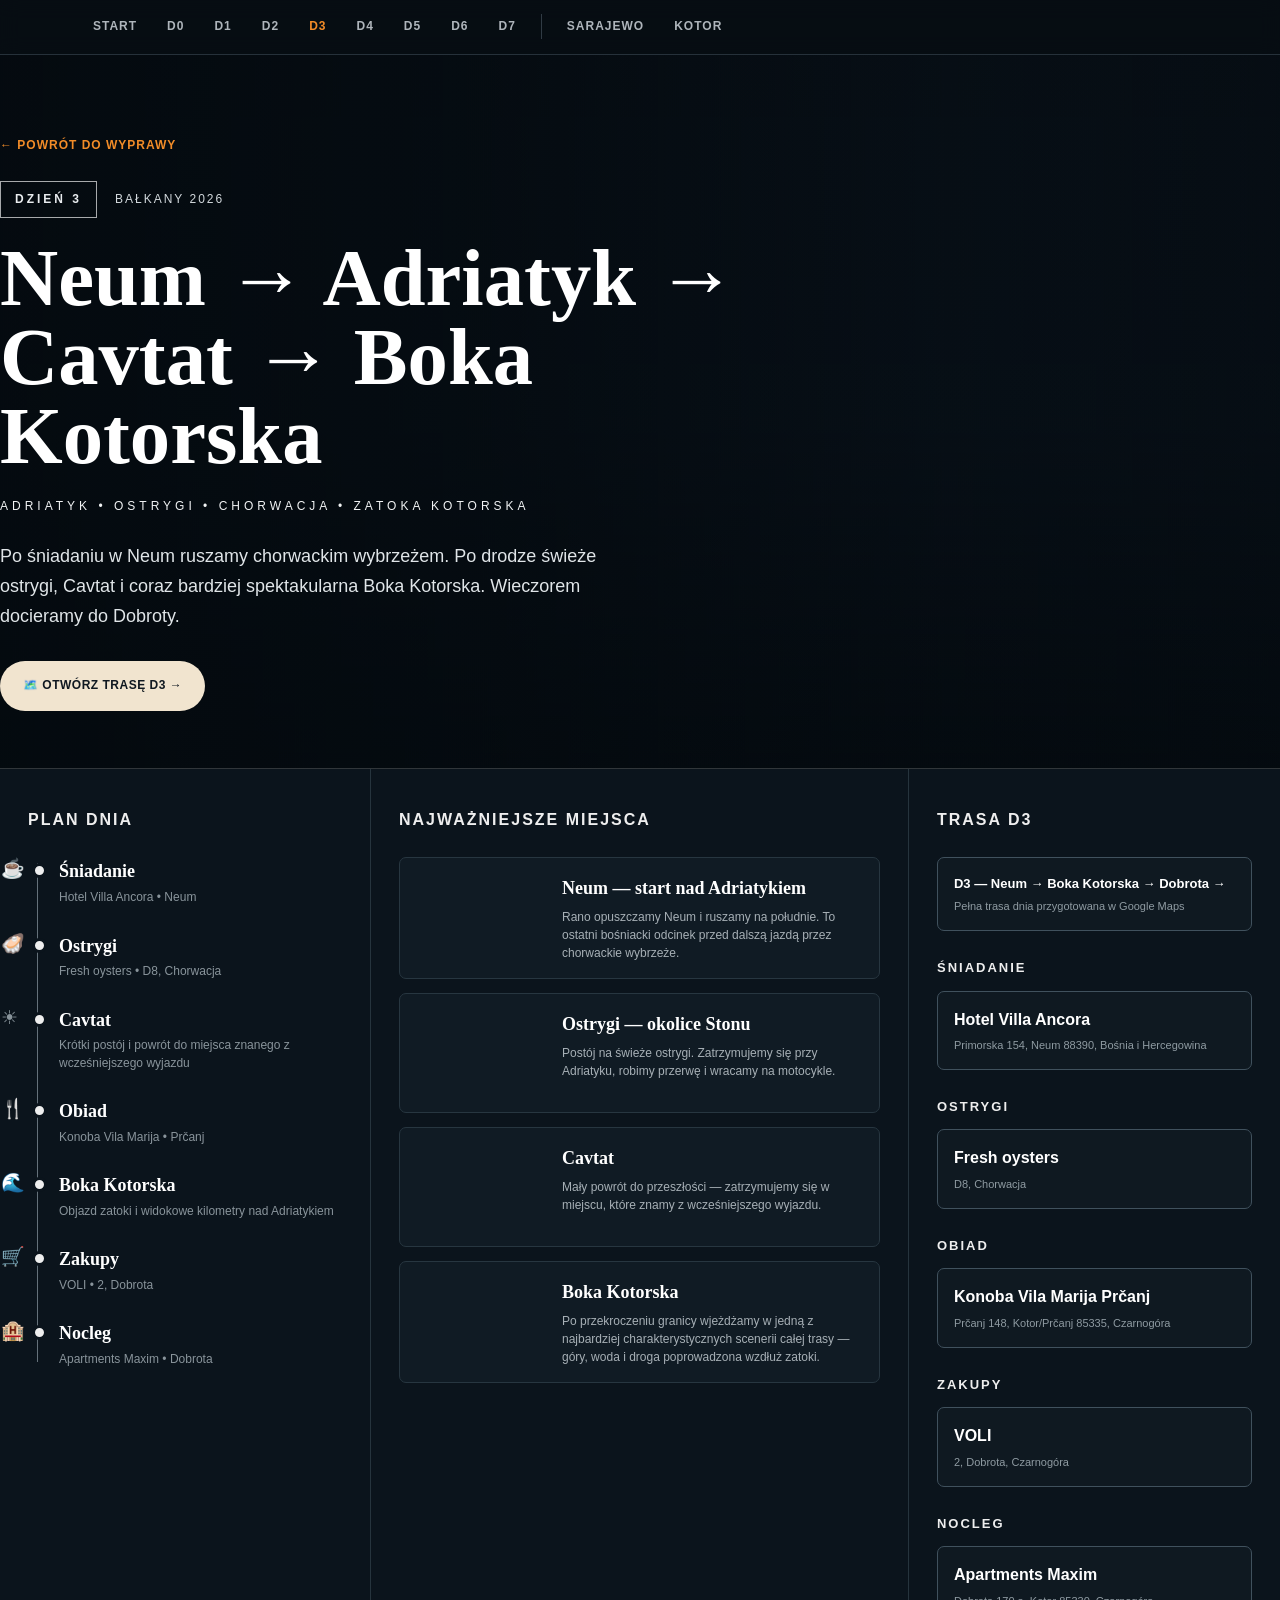
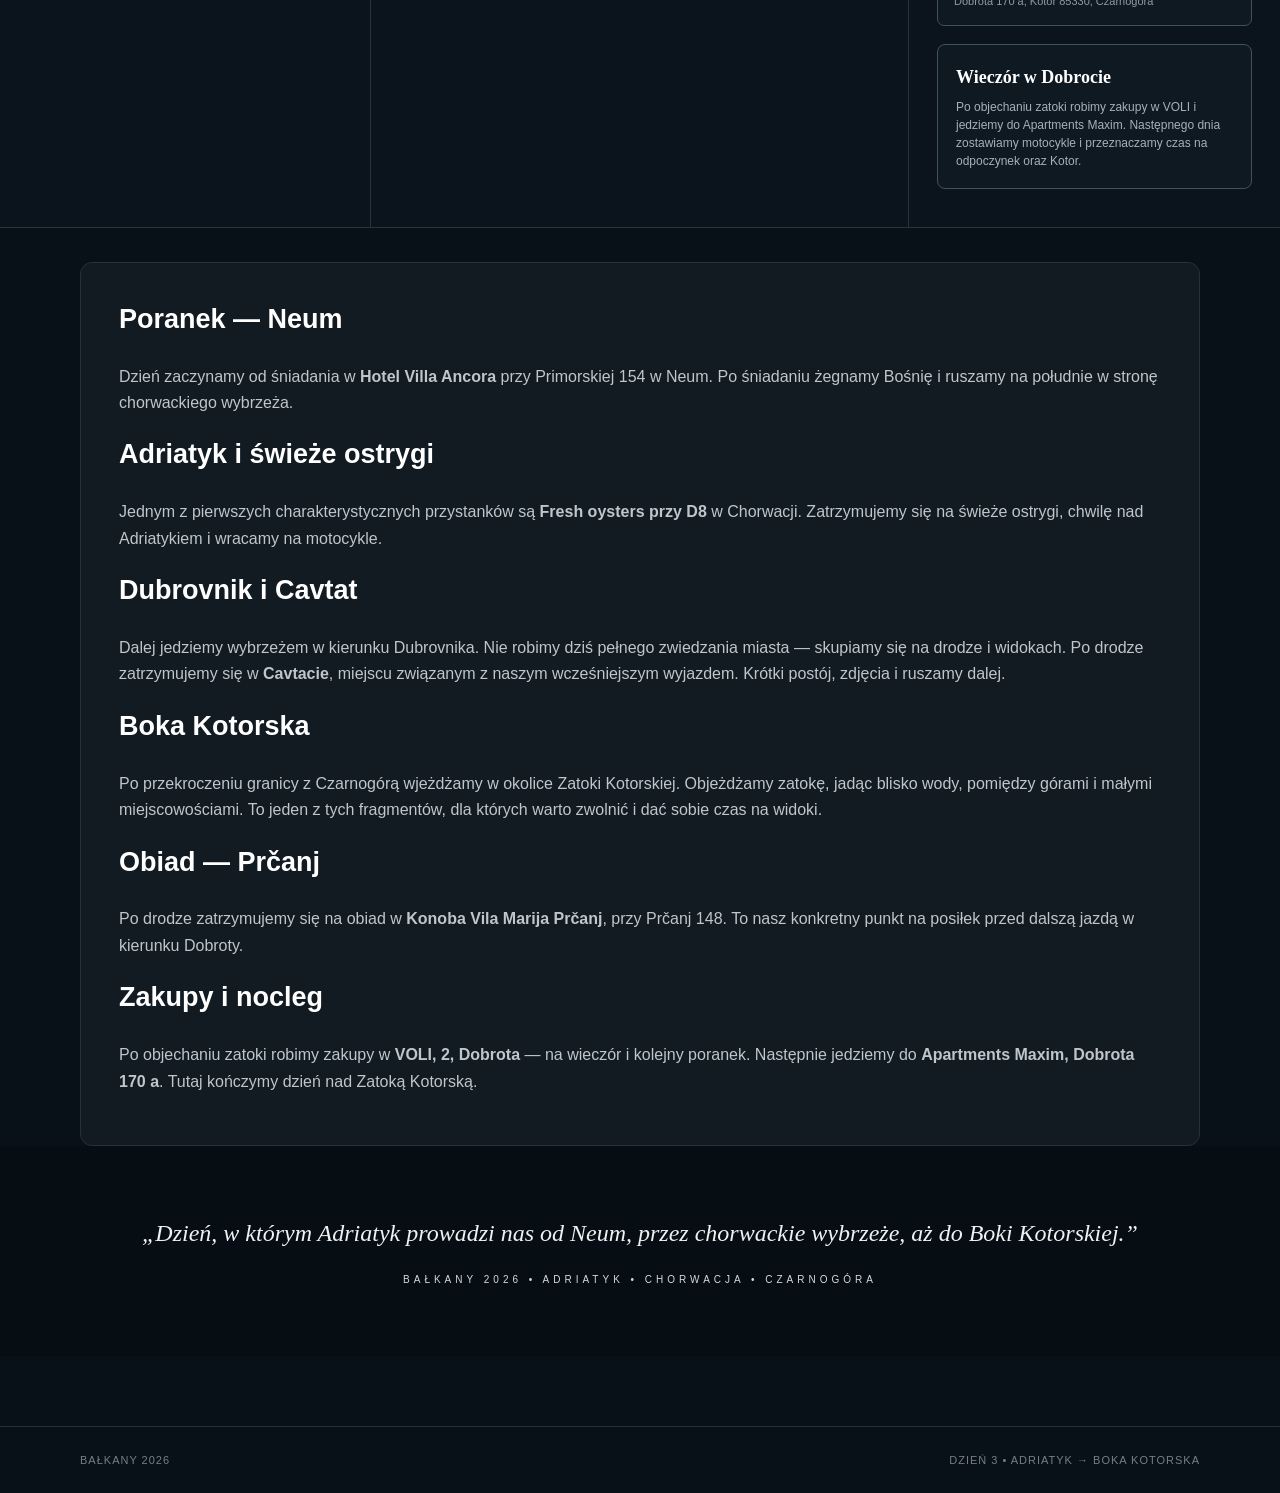
<file: d3.html>
<!DOCTYPE html>
<html lang="pl">
<head>
<meta charset="UTF-8"><meta name="viewport" content="width=device-width,initial-scale=1.0">
<title>Dzień 3 — Adriatyk • Cavtat • Zatoka Kotorska | Bałkany 2026</title>
<link rel="stylesheet" href="style.css">
<style>
.d3-page .d1-side-block{width:100%;min-width:0}.d3-page .d1-side-card{display:block;width:100%;min-width:0;box-sizing:border-box}
.d3-page .d1-highlight{grid-template-columns:145px 1fr;min-height:118px}.d3-page .d1-highlight-img{width:100%;height:100%;min-height:118px;background-size:cover;background-position:center}.d3-page .d1-highlight-text{padding:16px 17px}.d3-page .d1-highlight-text h3{font-size:18px}.d3-page .d1-highlight-text p{font-size:12px;line-height:1.5}
.d3-page .d1-hero{background-image:linear-gradient(90deg,rgba(4,10,15,.92) 0%,rgba(4,10,15,.68) 38%,rgba(4,10,15,.20) 74%,rgba(4,10,15,.38) 100%),linear-gradient(0deg,rgba(4,10,15,.95) 0%,rgba(4,10,15,.08) 48%,rgba(4,10,15,.16) 100%),url('https://commons.wikimedia.org/wiki/Special:FilePath/Bay%20of%20Kotor%20-%20Kotor.jpg');background-size:cover;background-position:center 52%}
.d3-note{margin-top:18px;padding:18px;border:1px solid #40515d;border-radius:8px;background:#0f1921}.d3-note strong{display:block;color:#fff;font-family:Georgia,serif;font-size:18px;margin-bottom:5px}.d3-note span{display:block;color:#a7b0b6;font-size:12px;line-height:1.5}
@media(max-width:900px){.d3-page .d1-highlight{grid-template-columns:125px 1fr}}
@media(max-width:700px){.d3-page .d1-highlight{grid-template-columns:105px 1fr;min-height:105px}.d3-page .d1-highlight-img{min-height:105px}.d3-page .d1-highlight-text{padding:12px}.d3-page .d1-highlight-text h3{font-size:16px}.d3-page .d1-highlight-text p{font-size:11px}}
</style>
</head>
<body class="d1-page d3-page">
<nav class="day-nav"><div class="container nav-inner"><a href="index.html">START</a><a href="d0.html">D0</a><a href="d1.html">D1</a><a href="d2.html">D2</a><a class="active" href="d3.html">D3</a><a href="d4.html">D4</a><a href="d5.html">D5</a><a href="d6.html">D6</a><a href="d7.html">D7</a><span class="nav-separator"></span><a href="sarajevo.html">SARAJEWO</a><a href="kotor.html">KOTOR</a></div></nav>
<header class="d1-hero"><div class="container d1-hero-inner"><a class="back" href="index.html">← POWRÓT DO WYPRAWY</a><div class="d1-meta"><span class="d1-badge">DZIEŃ 3</span><span class="d1-date">BAŁKANY 2026</span></div><h1>Neum → Adriatyk →<br>Cavtat → Boka Kotorska</h1><div class="d1-subtitle">ADRIATYK • OSTRYGI • CHORWACJA • ZATOKA KOTORSKA</div><p class="d1-hero-lead">Po śniadaniu w Neum ruszamy chorwackim wybrzeżem. Po drodze świeże ostrygi, Cavtat i coraz bardziej spektakularna Boka Kotorska. Wieczorem docieramy do Dobroty.</p><div class="d1-routes"><a class="d1-route-btn" href="https://maps.app.goo.gl/WCvWuHCMnZtaEipr5" target="_blank" rel="noopener">🗺️ OTWÓRZ TRASĘ D3 →</a></div></div></header>
<main class="d1-main"><section class="d1-panel-grid">
<div class="d1-panel"><h2>Plan dnia</h2><div class="d1-timeline">
<div class="d1-step"><span class="ico">☕</span><strong>Śniadanie</strong><span>Hotel Villa Ancora • Neum</span></div>
<div class="d1-step"><span class="ico">🦪</span><strong>Ostrygi</strong><span>Fresh oysters • D8, Chorwacja</span></div>
<div class="d1-step"><span class="ico">☀</span><strong>Cavtat</strong><span>Krótki postój i powrót do miejsca znanego z wcześniejszego wyjazdu</span></div>
<div class="d1-step"><span class="ico">🍴</span><strong>Obiad</strong><span>Konoba Vila Marija • Prčanj</span></div>
<div class="d1-step"><span class="ico">🌊</span><strong>Boka Kotorska</strong><span>Objazd zatoki i widokowe kilometry nad Adriatykiem</span></div>
<div class="d1-step"><span class="ico">🛒</span><strong>Zakupy</strong><span>VOLI • 2, Dobrota</span></div>
<div class="d1-step"><span class="ico">🏨</span><strong>Nocleg</strong><span>Apartments Maxim • Dobrota</span></div>
</div></div>
<div class="d1-panel"><h2>Najważniejsze miejsca</h2><div class="d1-highlights">
<div class="d1-highlight"><div class="d1-highlight-img" style="background-image:url('https://commons.wikimedia.org/wiki/Special:FilePath/Neum%2C%20Adriatic%20Sea%2C%20Bosnia%20and%20Herzegovina.jpg')"></div><div class="d1-highlight-text"><h3>Neum — start nad Adriatykiem</h3><p>Rano opuszczamy Neum i ruszamy na południe. To ostatni bośniacki odcinek przed dalszą jazdą przez chorwackie wybrzeże.</p></div></div>
<div class="d1-highlight"><div class="d1-highlight-img" style="background-image:url('https://commons.wikimedia.org/wiki/Special:FilePath/View%20of%20Ston%2C%20Croatia.jpg')"></div><div class="d1-highlight-text"><h3>Ostrygi — okolice Stonu</h3><p>Postój na świeże ostrygi. Zatrzymujemy się przy Adriatyku, robimy przerwę i wracamy na motocykle.</p></div></div>
<div class="d1-highlight"><div class="d1-highlight-img" style="background-image:url('https://commons.wikimedia.org/wiki/Special:FilePath/Cavtat.jpg')"></div><div class="d1-highlight-text"><h3>Cavtat</h3><p>Mały powrót do przeszłości — zatrzymujemy się w miejscu, które znamy z wcześniejszego wyjazdu.</p></div></div>
<div class="d1-highlight"><div class="d1-highlight-img" style="background-image:url('https://commons.wikimedia.org/wiki/Special:FilePath/Bay%20of%20Kotor%20-%20Kotor.jpg')"></div><div class="d1-highlight-text"><h3>Boka Kotorska</h3><p>Po przekroczeniu granicy wjeżdżamy w jedną z najbardziej charakterystycznych scenerii całej trasy — góry, woda i droga poprowadzona wzdłuż zatoki.</p></div></div>
</div></div>
<div class="d1-panel"><h2>Trasa D3</h2><div class="d1-route-list"><a class="d1-route-card" href="https://maps.app.goo.gl/WCvWuHCMnZtaEipr5" target="_blank" rel="noopener"><strong>D3 — Neum → Boka Kotorska → Dobrota →</strong><span>Pełna trasa dnia przygotowana w Google Maps</span></a></div>
<div class="d1-side-block"><h3>Śniadanie</h3><a class="d1-side-card" href="https://www.google.com/maps/search/?api=1&query=Hotel+Villa+Ancora%2C+Primorska+154%2C+Neum+88390%2C+Bosnia+and+Herzegovina" target="_blank" rel="noopener"><strong>Hotel Villa Ancora</strong><span>Primorska 154, Neum 88390, Bośnia i Hercegowina</span></a></div>
<div class="d1-side-block"><h3>Ostrygi</h3><a class="d1-side-card" href="https://www.google.com/maps/search/?api=1&query=Fresh+oysters%2C+D8%2C+Croatia" target="_blank" rel="noopener"><strong>Fresh oysters</strong><span>D8, Chorwacja</span></a></div>
<div class="d1-side-block"><h3>Obiad</h3><a class="d1-side-card" href="https://www.google.com/maps/search/?api=1&query=Konoba+Vila+Marija+Prcanj%2C+Prcanj+148%2C+Kotor%2FPrcanj+85335%2C+Montenegro" target="_blank" rel="noopener"><strong>Konoba Vila Marija Prčanj</strong><span>Prčanj 148, Kotor/Prčanj 85335, Czarnogóra</span></a></div>
<div class="d1-side-block"><h3>Zakupy</h3><a class="d1-side-card" href="https://www.google.com/maps/search/?api=1&query=VOLI%2C+2%2C+Dobrota%2C+Montenegro" target="_blank" rel="noopener"><strong>VOLI</strong><span>2, Dobrota, Czarnogóra</span></a></div>
<div class="d1-side-block"><h3>Nocleg</h3><a class="d1-side-card" href="https://www.google.com/maps/search/?api=1&query=Apartments+Maxim%2C+Dobrota+170+a%2C+Kotor+85330%2C+Montenegro" target="_blank" rel="noopener"><strong>Apartments Maxim</strong><span>Dobrota 170 a, Kotor 85330, Czarnogóra</span></a></div>
<div class="d3-note"><strong>Wieczór w Dobrocie</strong><span>Po objechaniu zatoki robimy zakupy w VOLI i jedziemy do Apartments Maxim. Następnego dnia zostawiamy motocykle i przeznaczamy czas na odpoczynek oraz Kotor.</span></div>
</div></section>
<section class="container" style="padding-top:34px"><article class="story">
<h2>Poranek — Neum</h2><p>Dzień zaczynamy od śniadania w <strong>Hotel Villa Ancora</strong> przy Primorskiej 154 w Neum. Po śniadaniu żegnamy Bośnię i ruszamy na południe w stronę chorwackiego wybrzeża.</p>
<h2>Adriatyk i świeże ostrygi</h2><p>Jednym z pierwszych charakterystycznych przystanków są <strong>Fresh oysters przy D8</strong> w Chorwacji. Zatrzymujemy się na świeże ostrygi, chwilę nad Adriatykiem i wracamy na motocykle.</p>
<h2>Dubrovnik i Cavtat</h2><p>Dalej jedziemy wybrzeżem w kierunku Dubrovnika. Nie robimy dziś pełnego zwiedzania miasta — skupiamy się na drodze i widokach. Po drodze zatrzymujemy się w <strong>Cavtacie</strong>, miejscu związanym z naszym wcześniejszym wyjazdem. Krótki postój, zdjęcia i ruszamy dalej.</p>
<h2>Boka Kotorska</h2><p>Po przekroczeniu granicy z Czarnogórą wjeżdżamy w okolice Zatoki Kotorskiej. Objeżdżamy zatokę, jadąc blisko wody, pomiędzy górami i małymi miejscowościami. To jeden z tych fragmentów, dla których warto zwolnić i dać sobie czas na widoki.</p>
<h2>Obiad — Prčanj</h2><p>Po drodze zatrzymujemy się na obiad w <strong>Konoba Vila Marija Prčanj</strong>, przy Prčanj 148. To nasz konkretny punkt na posiłek przed dalszą jazdą w kierunku Dobroty.</p>
<h2>Zakupy i nocleg</h2><p>Po objechaniu zatoki robimy zakupy w <strong>VOLI, 2, Dobrota</strong> — na wieczór i kolejny poranek. Następnie jedziemy do <strong>Apartments Maxim, Dobrota 170 a</strong>. Tutaj kończymy dzień nad Zatoką Kotorską.</p>
</article></section>
<section class="d1-bottom"><div><p>„Dzień, w którym Adriatyk prowadzi nas od Neum, przez chorwackie wybrzeże, aż do Boki Kotorskiej.”</p><small>BAŁKANY 2026 • ADRIATYK • CHORWACJA • CZARNOGÓRA</small></div></section>
</main>
<footer class="footer"><div class="container"><span>BAŁKANY 2026</span><span>DZIEŃ 3 • ADRIATYK → BOKA KOTORSKA</span></div></footer>
</body></html>
</file>
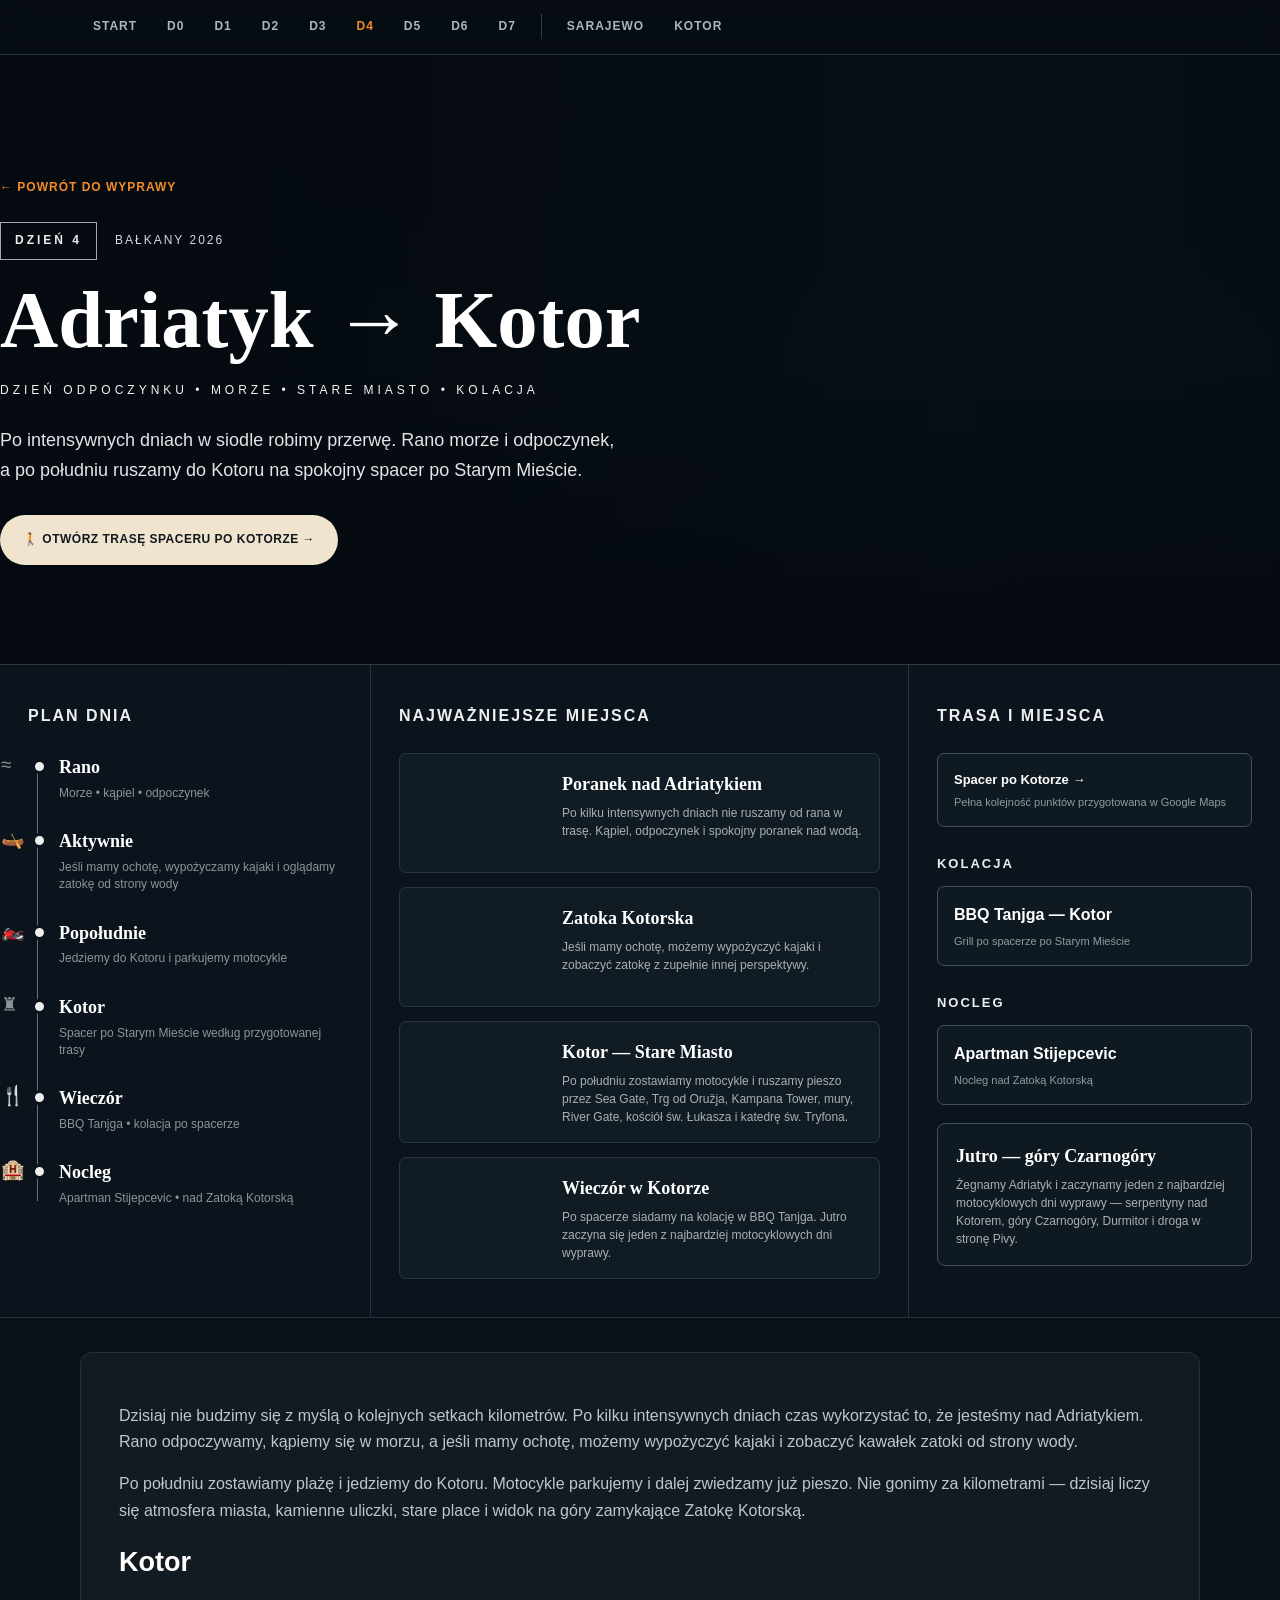
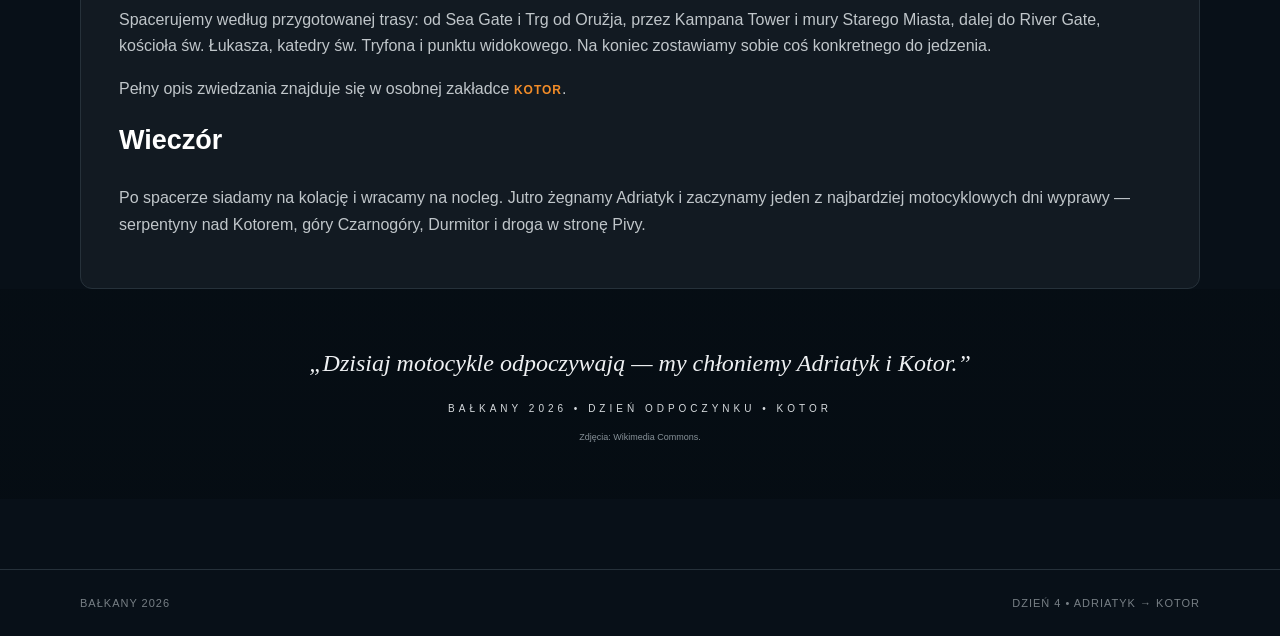
<file: d4.html>
<!DOCTYPE html>
<html lang="pl">
<head>
<meta charset="UTF-8"><meta name="viewport" content="width=device-width,initial-scale=1.0">
<title>Dzień 4 — Adriatyk i Kotor | Bałkany 2026</title>
<link rel="stylesheet" href="style.css">
<style>
.d4-page .d1-hero{background-image:linear-gradient(90deg,rgba(4,10,15,.92) 0%,rgba(4,10,15,.70) 38%,rgba(4,10,15,.20) 74%,rgba(4,10,15,.38) 100%),linear-gradient(0deg,rgba(4,10,15,.95) 0%,rgba(4,10,15,.08) 48%,rgba(4,10,15,.16) 100%),url('https://commons.wikimedia.org/wiki/Special:Redirect/file/View_of_Kotor_bay_and_old_town.jpg');background-size:cover;background-position:center 52%}
.d4-page .d1-highlight{grid-template-columns:145px 1fr;min-height:118px}
.d4-page .d1-highlight-img{width:100%;height:100%;min-height:118px;background-size:cover;background-position:center}
.d4-page .d1-highlight-text{padding:16px 17px}
.d4-page .d1-highlight-text h3{font-size:18px}
.d4-page .d1-highlight-text p{font-size:12px;line-height:1.5}
.d4-page .d1-side-block{width:100%;min-width:0}.d4-page .d1-side-card{display:block;width:100%;min-width:0;box-sizing:border-box}
.d4-note{margin-top:18px;padding:18px 18px 17px;border:1px solid #40515d;border-radius:8px;background:#0f1921}.d4-note strong{display:block;color:#fff;font-family:Georgia,serif;font-size:18px;margin-bottom:5px}.d4-note span{display:block;color:#a7b0b6;font-size:12px;line-height:1.5}
@media(max-width:900px){.d4-page .d1-highlight{grid-template-columns:125px 1fr}}
@media(max-width:700px){.d4-page .d1-highlight{grid-template-columns:105px 1fr;min-height:105px}.d4-page .d1-highlight-img{min-height:105px}.d4-page .d1-highlight-text{padding:12px}.d4-page .d1-highlight-text h3{font-size:16px}.d4-page .d1-highlight-text p{font-size:11px}}
</style>
</head>
<body class="d1-page d4-page">
<nav class="day-nav"><div class="container nav-inner"><a href="index.html">START</a><a href="d0.html">D0</a><a href="d1.html">D1</a><a href="d2.html">D2</a><a href="d3.html">D3</a><a class="active" href="d4.html">D4</a><a href="d5.html">D5</a><a href="d6.html">D6</a><a href="d7.html">D7</a><span class="nav-separator"></span><a href="sarajevo.html">SARAJEWO</a><a href="kotor.html">KOTOR</a></div></nav>
<header class="d1-hero"><div class="container d1-hero-inner"><a class="back" href="index.html">← POWRÓT DO WYPRAWY</a><div class="d1-meta"><span class="d1-badge">DZIEŃ 4</span><span class="d1-date">BAŁKANY 2026</span></div><h1>Adriatyk → Kotor</h1><div class="d1-subtitle">DZIEŃ ODPOCZYNKU • MORZE • STARE MIASTO • KOLACJA</div><p class="d1-hero-lead">Po intensywnych dniach w siodle robimy przerwę. Rano morze i odpoczynek, a po południu ruszamy do Kotoru na spokojny spacer po Starym Mieście.</p><div class="d1-routes"><a class="d1-route-btn" href="https://maps.app.goo.gl/z6yTzKcXEj5ZsvTQ8" target="_blank" rel="noopener">🚶 OTWÓRZ TRASĘ SPACERU PO KOTORZE →</a></div></div></header>
<main class="d1-main"><section class="d1-panel-grid">
<div class="d1-panel"><h2>Plan dnia</h2><div class="d1-timeline"><div class="d1-step"><span class="ico">≈</span><strong>Rano</strong><span>Morze • kąpiel • odpoczynek</span></div><div class="d1-step"><span class="ico">🛶</span><strong>Aktywnie</strong><span>Jeśli mamy ochotę, wypożyczamy kajaki i oglądamy zatokę od strony wody</span></div><div class="d1-step"><span class="ico">🏍️</span><strong>Popołudnie</strong><span>Jedziemy do Kotoru i parkujemy motocykle</span></div><div class="d1-step"><span class="ico">♜</span><strong>Kotor</strong><span>Spacer po Starym Mieście według przygotowanej trasy</span></div><div class="d1-step"><span class="ico">🍴</span><strong>Wieczór</strong><span>BBQ Tanjga • kolacja po spacerze</span></div><div class="d1-step"><span class="ico">🏨</span><strong>Nocleg</strong><span>Apartman Stijepcevic • nad Zatoką Kotorską</span></div></div></div>
<div class="d1-panel"><h2>Najważniejsze miejsca</h2><div class="d1-highlights">
<div class="d1-highlight"><div class="d1-highlight-img" style="background-image:url('https://commons.wikimedia.org/wiki/Special:Redirect/file/Kotor_Bay_of_Kotor_51.jpg')"></div><div class="d1-highlight-text"><h3>Poranek nad Adriatykiem</h3><p>Po kilku intensywnych dniach nie ruszamy od rana w trasę. Kąpiel, odpoczynek i spokojny poranek nad wodą.</p></div></div>
<div class="d1-highlight"><div class="d1-highlight-img" style="background-image:url('https://commons.wikimedia.org/wiki/Special:Redirect/file/View_of_Kotor_bay_and_old_town.jpg')"></div><div class="d1-highlight-text"><h3>Zatoka Kotorska</h3><p>Jeśli mamy ochotę, możemy wypożyczyć kajaki i zobaczyć zatokę z zupełnie innej perspektywy.</p></div></div>
<div class="d1-highlight"><div class="d1-highlight-img" style="background-image:url('https://commons.wikimedia.org/wiki/Special:Redirect/file/Kotor_old_town_1.jpg')"></div><div class="d1-highlight-text"><h3>Kotor — Stare Miasto</h3><p>Po południu zostawiamy motocykle i ruszamy pieszo przez Sea Gate, Trg od Oružja, Kampana Tower, mury, River Gate, kościół św. Łukasza i katedrę św. Tryfona.</p></div></div>
<div class="d1-highlight"><div class="d1-highlight-img" style="background-image:url('https://commons.wikimedia.org/wiki/Special:Redirect/file/View_of_Kotor_old_town.jpg')"></div><div class="d1-highlight-text"><h3>Wieczór w Kotorze</h3><p>Po spacerze siadamy na kolację w BBQ Tanjga. Jutro zaczyna się jeden z najbardziej motocyklowych dni wyprawy.</p></div></div>
</div></div>
<div class="d1-panel"><h2>Trasa i miejsca</h2><div class="d1-route-list"><a class="d1-route-card" href="https://maps.app.goo.gl/z6yTzKcXEj5ZsvTQ8" target="_blank" rel="noopener"><strong>Spacer po Kotorze →</strong><span>Pełna kolejność punktów przygotowana w Google Maps</span></a></div>
<div class="d1-side-block"><h3>Kolacja</h3><a class="d1-side-card" href="https://www.google.com/maps/search/?api=1&query=BBQ+Tanjga+Kotor+Montenegro" target="_blank" rel="noopener"><strong>BBQ Tanjga — Kotor</strong><span>Grill po spacerze po Starym Mieście</span></a></div>
<div class="d1-side-block"><h3>Nocleg</h3><a class="d1-side-card" href="https://www.google.com/maps/search/?api=1&query=Apartman+Stijepcevic+Kotor+Montenegro" target="_blank" rel="noopener"><strong>Apartman Stijepcevic</strong><span>Nocleg nad Zatoką Kotorską</span></a></div>
<div class="d4-note"><strong>Jutro — góry Czarnogóry</strong><span>Żegnamy Adriatyk i zaczynamy jeden z najbardziej motocyklowych dni wyprawy — serpentyny nad Kotorem, góry Czarnogóry, Durmitor i droga w stronę Pivy.</span></div>
</div></section>
<section class="container" style="padding-top:34px"><article class="story"><p>Dzisiaj nie budzimy się z myślą o kolejnych setkach kilometrów. Po kilku intensywnych dniach czas wykorzystać to, że jesteśmy nad Adriatykiem. Rano odpoczywamy, kąpiemy się w morzu, a jeśli mamy ochotę, możemy wypożyczyć kajaki i zobaczyć kawałek zatoki od strony wody.</p><p>Po południu zostawiamy plażę i jedziemy do Kotoru. Motocykle parkujemy i dalej zwiedzamy już pieszo. Nie gonimy za kilometrami — dzisiaj liczy się atmosfera miasta, kamienne uliczki, stare place i widok na góry zamykające Zatokę Kotorską.</p><h2>Kotor</h2><p>Spacerujemy według przygotowanej trasy: od Sea Gate i Trg od Oružja, przez Kampana Tower i mury Starego Miasta, dalej do River Gate, kościoła św. Łukasza, katedry św. Tryfona i punktu widokowego. Na koniec zostawiamy sobie coś konkretnego do jedzenia.</p><p>Pełny opis zwiedzania znajduje się w osobnej zakładce <a class="text-link" href="kotor.html">KOTOR</a>.</p><h2>Wieczór</h2><p>Po spacerze siadamy na kolację i wracamy na nocleg. Jutro żegnamy Adriatyk i zaczynamy jeden z najbardziej motocyklowych dni wyprawy — serpentyny nad Kotorem, góry Czarnogóry, Durmitor i droga w stronę Pivy.</p></article></section>
<section class="d1-bottom"><div><p>„Dzisiaj motocykle odpoczywają — my chłoniemy Adriatyk i Kotor.”</p><small>BAŁKANY 2026 • DZIEŃ ODPOCZYNKU • KOTOR</small><p class="d1-credit">Zdjęcia: Wikimedia Commons.</p></div></section>
</main><footer class="footer"><div class="container"><span>BAŁKANY 2026</span><span>DZIEŃ 4 • ADRIATYK → KOTOR</span></div></footer>
</body></html>
</file>
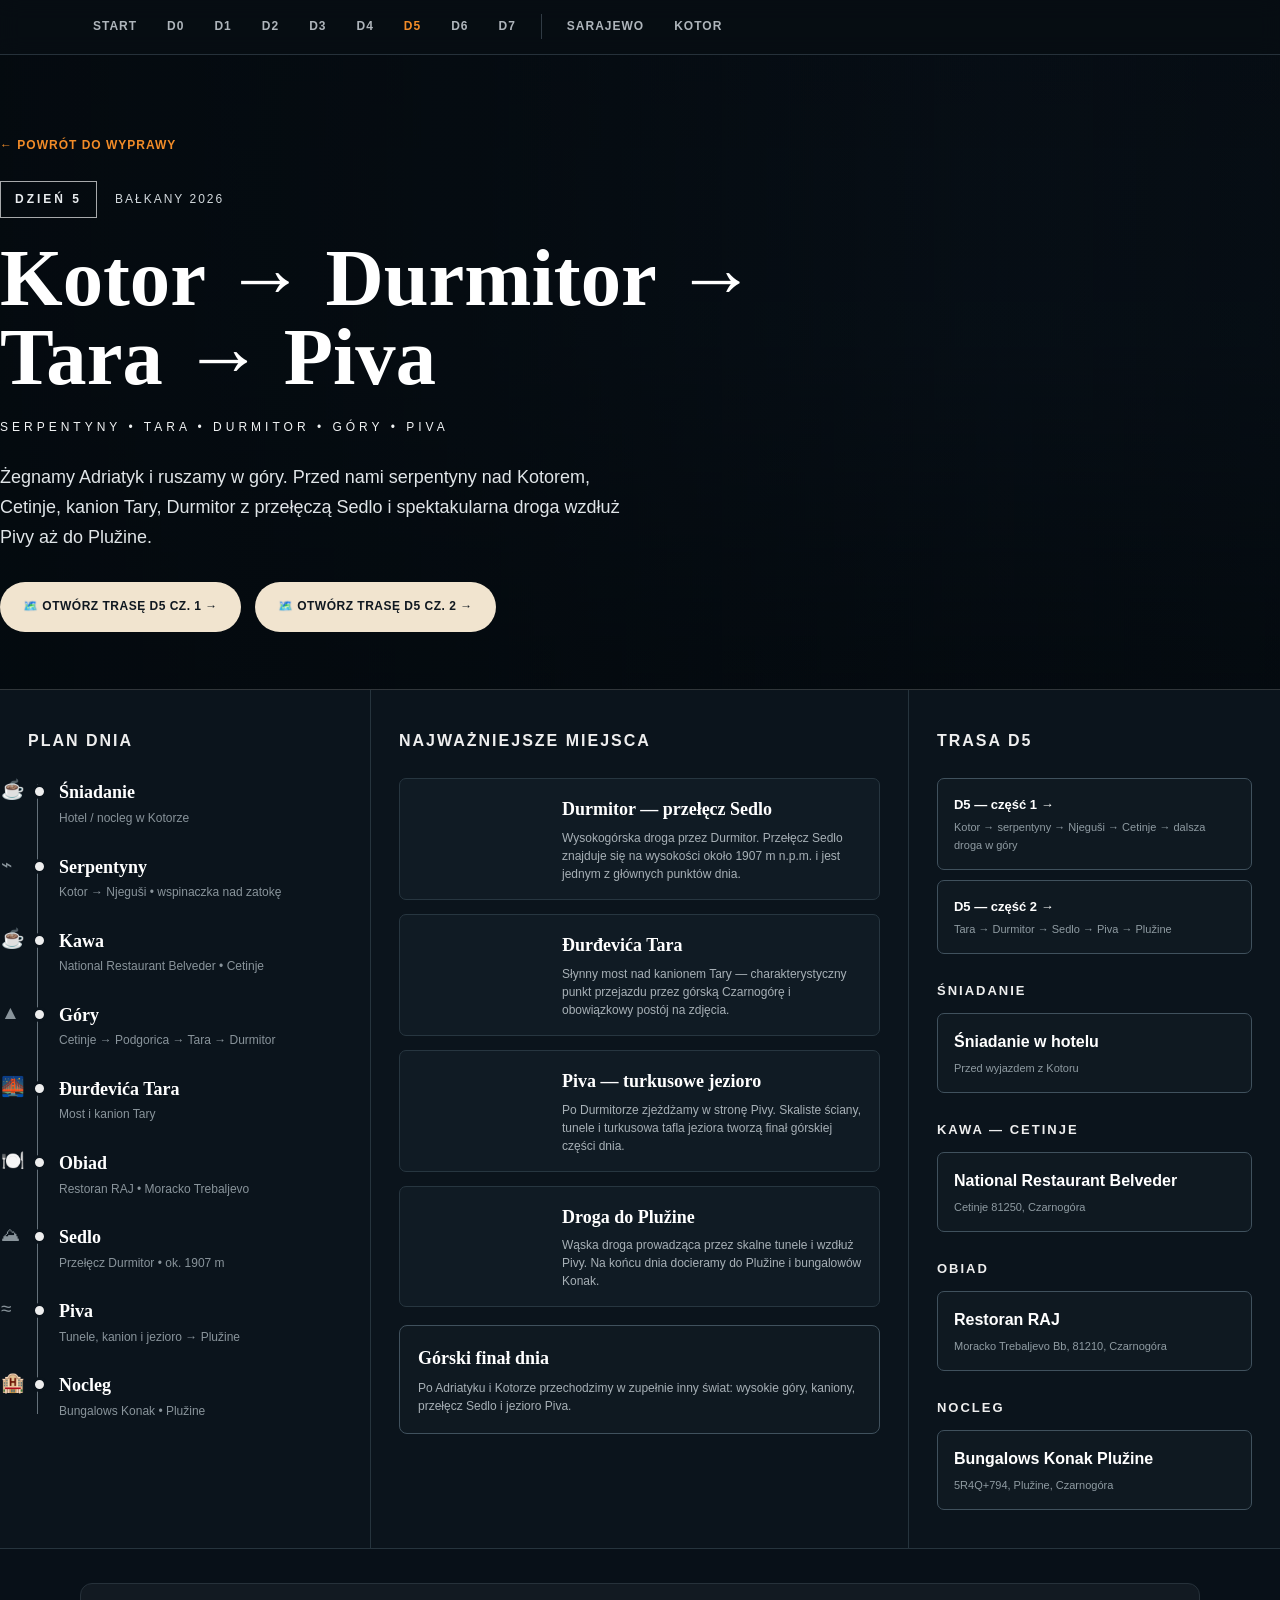
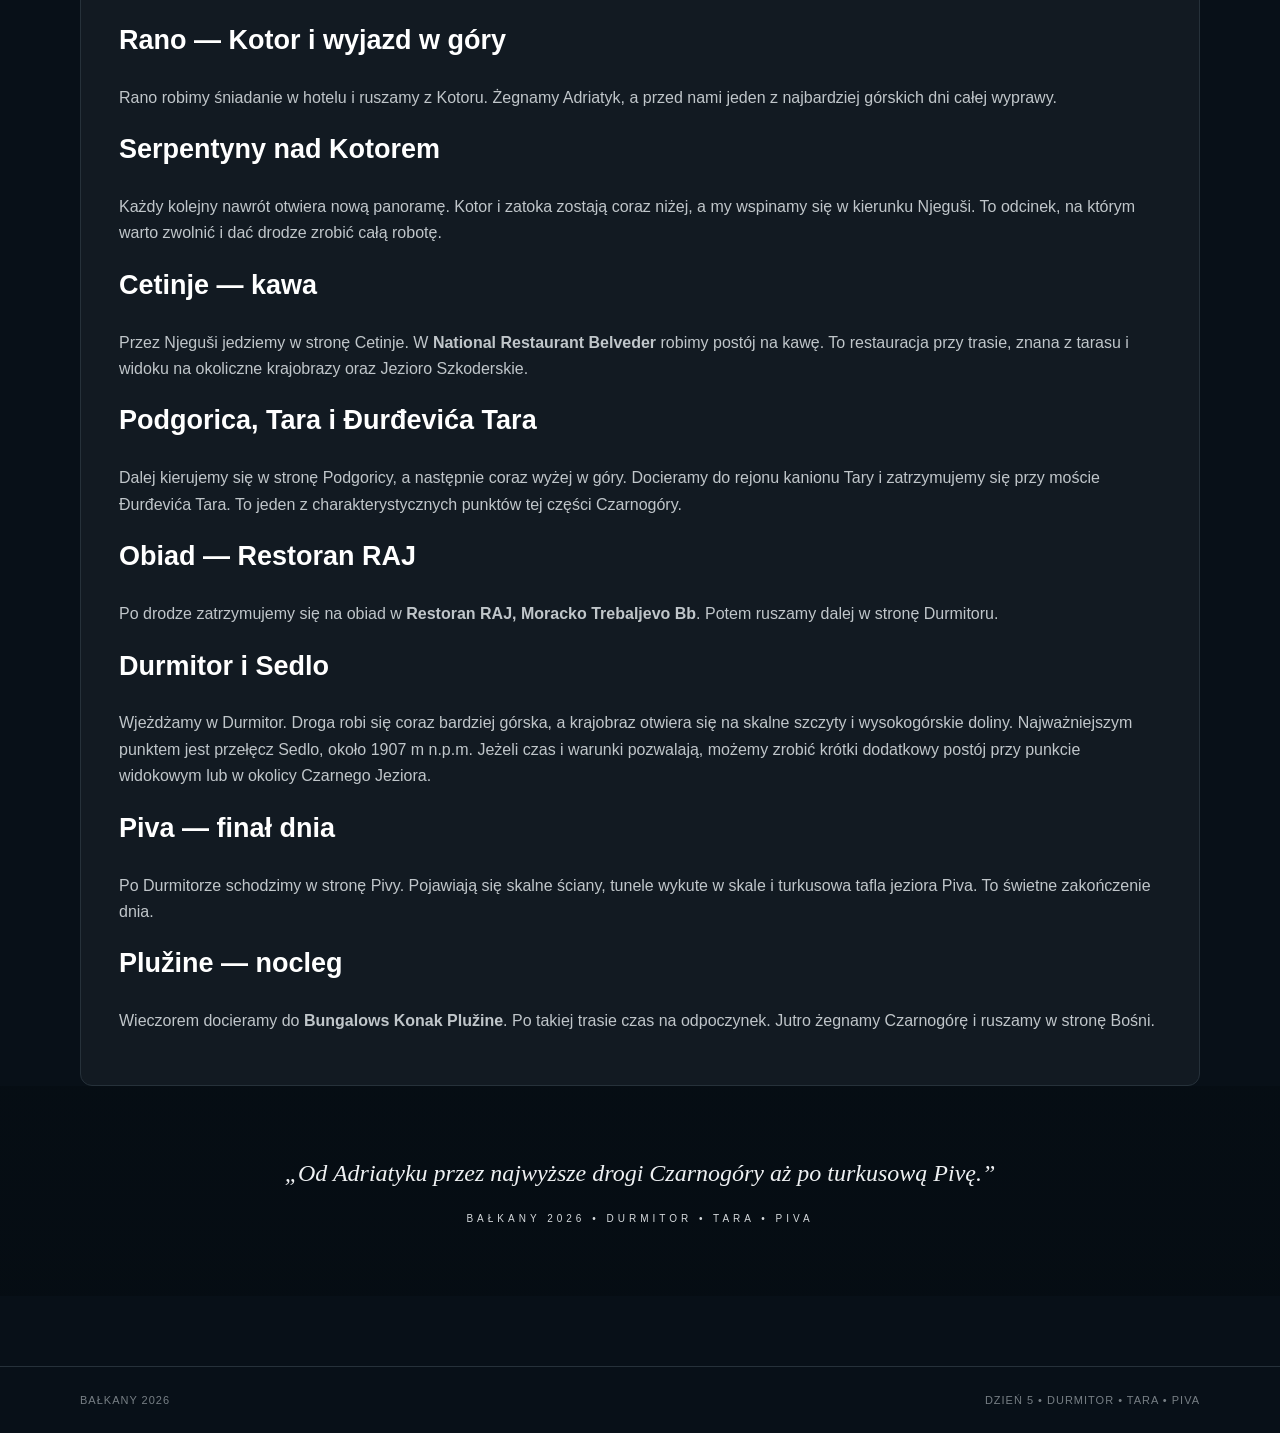
<file: d5.html>
<!DOCTYPE html>
<html lang="pl">
<head>
<meta charset="UTF-8"><meta name="viewport" content="width=device-width,initial-scale=1.0"><meta name="theme-color" content="#0b0d10">
<title>Dzień 5 — Durmitor, Tara i Piva | Bałkany 2026</title><link rel="stylesheet" href="style.css">
<style>
.d5-page .d1-hero{background-image:linear-gradient(90deg,rgba(4,10,15,.94) 0%,rgba(4,10,15,.72) 38%,rgba(4,10,15,.24) 78%,rgba(4,10,15,.42) 100%),linear-gradient(0deg,rgba(4,10,15,.95),rgba(4,10,15,.08) 55%,rgba(4,10,15,.18)),url('https://www.atlantixtravel.com/cdn/shop/products/durmitor-montenegro-sedlo-pass.jpg?v=1686936103');background-size:cover;background-position:center 48%}
.d5-page .d1-highlight{grid-template-columns:145px 1fr;min-height:118px}.d5-page .d1-highlight-img{width:100%;height:100%;min-height:118px;background-size:cover;background-position:center}.d5-page .d1-highlight-text{padding:16px 17px}.d5-page .d1-highlight-text h3{font-size:18px}.d5-page .d1-highlight-text p{font-size:12px;line-height:1.5}.d5-page .d1-side-block{width:100%;min-width:0}.d5-page .d1-side-card{display:block;width:100%;min-width:0;box-sizing:border-box}
.d5-note{margin-top:18px;padding:18px;border:1px solid #40515d;border-radius:8px;background:#0f1921}.d5-note strong{display:block;color:#fff;font-family:Georgia,serif;font-size:18px;margin-bottom:5px}.d5-note span{display:block;color:#a7b0b6;font-size:12px;line-height:1.5}
@media(max-width:900px){.d5-page .d1-highlight{grid-template-columns:125px 1fr}}@media(max-width:700px){.d5-page .d1-highlight{grid-template-columns:105px 1fr;min-height:105px}.d5-page .d1-highlight-img{min-height:105px}.d5-page .d1-highlight-text{padding:12px}.d5-page .d1-highlight-text h3{font-size:16px}.d5-page .d1-highlight-text p{font-size:11px}}
</style></head>
<body class="d1-page d5-page">
<nav class="day-nav"><div class="container nav-inner"><a href="index.html">START</a><a href="d0.html">D0</a><a href="d1.html">D1</a><a href="d2.html">D2</a><a href="d3.html">D3</a><a href="d4.html">D4</a><a class="active" href="d5.html">D5</a><a href="d6.html">D6</a><a href="d7.html">D7</a><span class="nav-separator"></span><a href="sarajevo.html">SARAJEWO</a><a href="kotor.html">KOTOR</a></div></nav>
<header class="d1-hero"><div class="container d1-hero-inner"><a class="back" href="index.html">← POWRÓT DO WYPRAWY</a><div class="d1-meta"><span class="d1-badge">DZIEŃ 5</span><span class="d1-date">BAŁKANY 2026</span></div><h1>Kotor → Durmitor →<br>Tara → Piva</h1><div class="d1-subtitle">SERPENTYNY • TARA • DURMITOR • GÓRY • PIVA</div><p class="d1-hero-lead">Żegnamy Adriatyk i ruszamy w góry. Przed nami serpentyny nad Kotorem, Cetinje, kanion Tary, Durmitor z przełęczą Sedlo i spektakularna droga wzdłuż Pivy aż do Plužine.</p><div class="d1-routes"><a class="d1-route-btn" href="https://maps.app.goo.gl/boXoTqJj5f9ppjkYA" target="_blank" rel="noopener">🗺️ OTWÓRZ TRASĘ D5 CZ. 1 →</a><a class="d1-route-btn" href="https://maps.app.goo.gl/R2UgsZLwgYjyEL97A" target="_blank" rel="noopener">🗺️ OTWÓRZ TRASĘ D5 CZ. 2 →</a></div></div></header>
<main class="d1-main"><section class="d1-panel-grid">
<div class="d1-panel"><h2>Plan dnia</h2><div class="d1-timeline"><div class="d1-step"><span class="ico">☕</span><strong>Śniadanie</strong><span>Hotel / nocleg w Kotorze</span></div><div class="d1-step"><span class="ico">⌁</span><strong>Serpentyny</strong><span>Kotor → Njeguši • wspinaczka nad zatokę</span></div><div class="d1-step"><span class="ico">☕</span><strong>Kawa</strong><span>National Restaurant Belveder • Cetinje</span></div><div class="d1-step"><span class="ico">▲</span><strong>Góry</strong><span>Cetinje → Podgorica → Tara → Durmitor</span></div><div class="d1-step"><span class="ico">🌉</span><strong>Đurđevića Tara</strong><span>Most i kanion Tary</span></div><div class="d1-step"><span class="ico">🍽️</span><strong>Obiad</strong><span>Restoran RAJ • Moracko Trebaljevo</span></div><div class="d1-step"><span class="ico">⛰</span><strong>Sedlo</strong><span>Przełęcz Durmitor • ok. 1907 m</span></div><div class="d1-step"><span class="ico">≈</span><strong>Piva</strong><span>Tunele, kanion i jezioro → Plužine</span></div><div class="d1-step"><span class="ico">🏨</span><strong>Nocleg</strong><span>Bungalows Konak • Plužine</span></div></div></div>
<div class="d1-panel"><h2>Najważniejsze miejsca</h2><div class="d1-highlights">
<div class="d1-highlight"><div class="d1-highlight-img" style="background-image:url('https://www.atlantixtravel.com/cdn/shop/products/durmitor-montenegro-sedlo-pass.jpg?v=1686936103')"></div><div class="d1-highlight-text"><h3>Durmitor — przełęcz Sedlo</h3><p>Wysokogórska droga przez Durmitor. Przełęcz Sedlo znajduje się na wysokości około 1907 m n.p.m. i jest jednym z głównych punktów dnia.</p></div></div>
<div class="d1-highlight"><div class="d1-highlight-img" style="background-image:url('https://portonovi.com/storage/app/media/webp/blog/Zabljak%20The%20Gem%20of%20the%20North%20Your%20Ultimate%20Travel%20Guide/BLOG_Zabljak%20Why%20Why.webp')"></div><div class="d1-highlight-text"><h3>Đurđevića Tara</h3><p>Słynny most nad kanionem Tary — charakterystyczny punkt przejazdu przez górską Czarnogórę i obowiązkowy postój na zdjęcia.</p></div></div>
<div class="d1-highlight"><div class="d1-highlight-img" style="background-image:url('https://okusi.me/img/78/WhatsApp-Image-2025-04-08-at-09.09.43_cb6948ce-1000x600-fixwidth.jpg')"></div><div class="d1-highlight-text"><h3>Piva — turkusowe jezioro</h3><p>Po Durmitorze zjeżdżamy w stronę Pivy. Skaliste ściany, tunele i turkusowa tafla jeziora tworzą finał górskiej części dnia.</p></div></div>
<div class="d1-highlight"><div class="d1-highlight-img" style="background-image:url('https://venture-out.s3.us-east-2.amazonaws.com/guide-images/1744160631576-media%3Fkey%3DAIzaSyCkpNVocP1IwgtIz1s4aaTb1GgwMdUtzBw%26maxHeightPx%3D800%26maxWidthPx%3D800')"></div><div class="d1-highlight-text"><h3>Droga do Plužine</h3><p>Wąska droga prowadząca przez skalne tunele i wzdłuż Pivy. Na końcu dnia docieramy do Plužine i bungalowów Konak.</p></div></div>
</div><div class="d5-note"><strong>Górski finał dnia</strong><span>Po Adriatyku i Kotorze przechodzimy w zupełnie inny świat: wysokie góry, kaniony, przełęcz Sedlo i jezioro Piva.</span></div></div>
<div class="d1-panel"><h2>Trasa D5</h2><div class="d1-route-list"><a class="d1-route-card" href="https://maps.app.goo.gl/boXoTqJj5f9ppjkYA" target="_blank" rel="noopener"><strong>D5 — część 1 →</strong><span>Kotor → serpentyny → Njeguši → Cetinje → dalsza droga w góry</span></a><a class="d1-route-card" href="https://maps.app.goo.gl/R2UgsZLwgYjyEL97A" target="_blank" rel="noopener"><strong>D5 — część 2 →</strong><span>Tara → Durmitor → Sedlo → Piva → Plužine</span></a></div>
<div class="d1-side-block"><h3>Śniadanie</h3><a class="d1-side-card" href="https://www.google.com/maps/search/?api=1&query=Apartman+Stijepcevic+Kotor+Montenegro" target="_blank" rel="noopener"><strong>Śniadanie w hotelu</strong><span>Przed wyjazdem z Kotoru</span></a></div>
<div class="d1-side-block"><h3>Kawa — Cetinje</h3><a class="d1-side-card" href="https://www.google.com/maps/search/?api=1&query=National+Restaurant+Belveder%2C+Cetinje+81250%2C+Montenegro" target="_blank" rel="noopener"><strong>National Restaurant Belveder</strong><span>Cetinje 81250, Czarnogóra</span></a></div>
<div class="d1-side-block"><h3>Obiad</h3><a class="d1-side-card" href="https://www.google.com/maps/search/?api=1&query=Restoran+RAJ%2C+Moracko+Trebaljevo+Bb%2C+81210%2C+Montenegro" target="_blank" rel="noopener"><strong>Restoran RAJ</strong><span>Moracko Trebaljevo Bb, 81210, Czarnogóra</span></a></div>
<div class="d1-side-block"><h3>Nocleg</h3><a class="d1-side-card" href="https://www.google.com/maps/search/?api=1&query=Bungalows+Konak+Pluzine%2C+5R4Q%2B794%2C+Pluzine%2C+Montenegro" target="_blank" rel="noopener"><strong>Bungalows Konak Plužine</strong><span>5R4Q+794, Plužine, Czarnogóra</span></a></div>
</div></section>
<section class="container" style="padding-top:34px"><article class="story"><h2>Rano — Kotor i wyjazd w góry</h2><p>Rano robimy śniadanie w hotelu i ruszamy z Kotoru. Żegnamy Adriatyk, a przed nami jeden z najbardziej górskich dni całej wyprawy.</p><h2>Serpentyny nad Kotorem</h2><p>Każdy kolejny nawrót otwiera nową panoramę. Kotor i zatoka zostają coraz niżej, a my wspinamy się w kierunku Njeguši. To odcinek, na którym warto zwolnić i dać drodze zrobić całą robotę.</p><h2>Cetinje — kawa</h2><p>Przez Njeguši jedziemy w stronę Cetinje. W <strong>National Restaurant Belveder</strong> robimy postój na kawę. To restauracja przy trasie, znana z tarasu i widoku na okoliczne krajobrazy oraz Jezioro Szkoderskie.</p><h2>Podgorica, Tara i Đurđevića Tara</h2><p>Dalej kierujemy się w stronę Podgoricy, a następnie coraz wyżej w góry. Docieramy do rejonu kanionu Tary i zatrzymujemy się przy moście Đurđevića Tara. To jeden z charakterystycznych punktów tej części Czarnogóry.</p><h2>Obiad — Restoran RAJ</h2><p>Po drodze zatrzymujemy się na obiad w <strong>Restoran RAJ, Moracko Trebaljevo Bb</strong>. Potem ruszamy dalej w stronę Durmitoru.</p><h2>Durmitor i Sedlo</h2><p>Wjeżdżamy w Durmitor. Droga robi się coraz bardziej górska, a krajobraz otwiera się na skalne szczyty i wysokogórskie doliny. Najważniejszym punktem jest przełęcz Sedlo, około 1907 m n.p.m. Jeżeli czas i warunki pozwalają, możemy zrobić krótki dodatkowy postój przy punkcie widokowym lub w okolicy Czarnego Jeziora.</p><h2>Piva — finał dnia</h2><p>Po Durmitorze schodzimy w stronę Pivy. Pojawiają się skalne ściany, tunele wykute w skale i turkusowa tafla jeziora Piva. To świetne zakończenie dnia.</p><h2>Plužine — nocleg</h2><p>Wieczorem docieramy do <strong>Bungalows Konak Plužine</strong>. Po takiej trasie czas na odpoczynek. Jutro żegnamy Czarnogórę i ruszamy w stronę Bośni.</p></article></section>
<section class="d1-bottom"><div><p>„Od Adriatyku przez najwyższe drogi Czarnogóry aż po turkusową Pivę.”</p><small>BAŁKANY 2026 • DURMITOR • TARA • PIVA</small></div></section>
</main><footer class="footer"><div class="container"><span>BAŁKANY 2026</span><span>DZIEŃ 5 • DURMITOR • TARA • PIVA</span></div></footer></body></html>
</file>
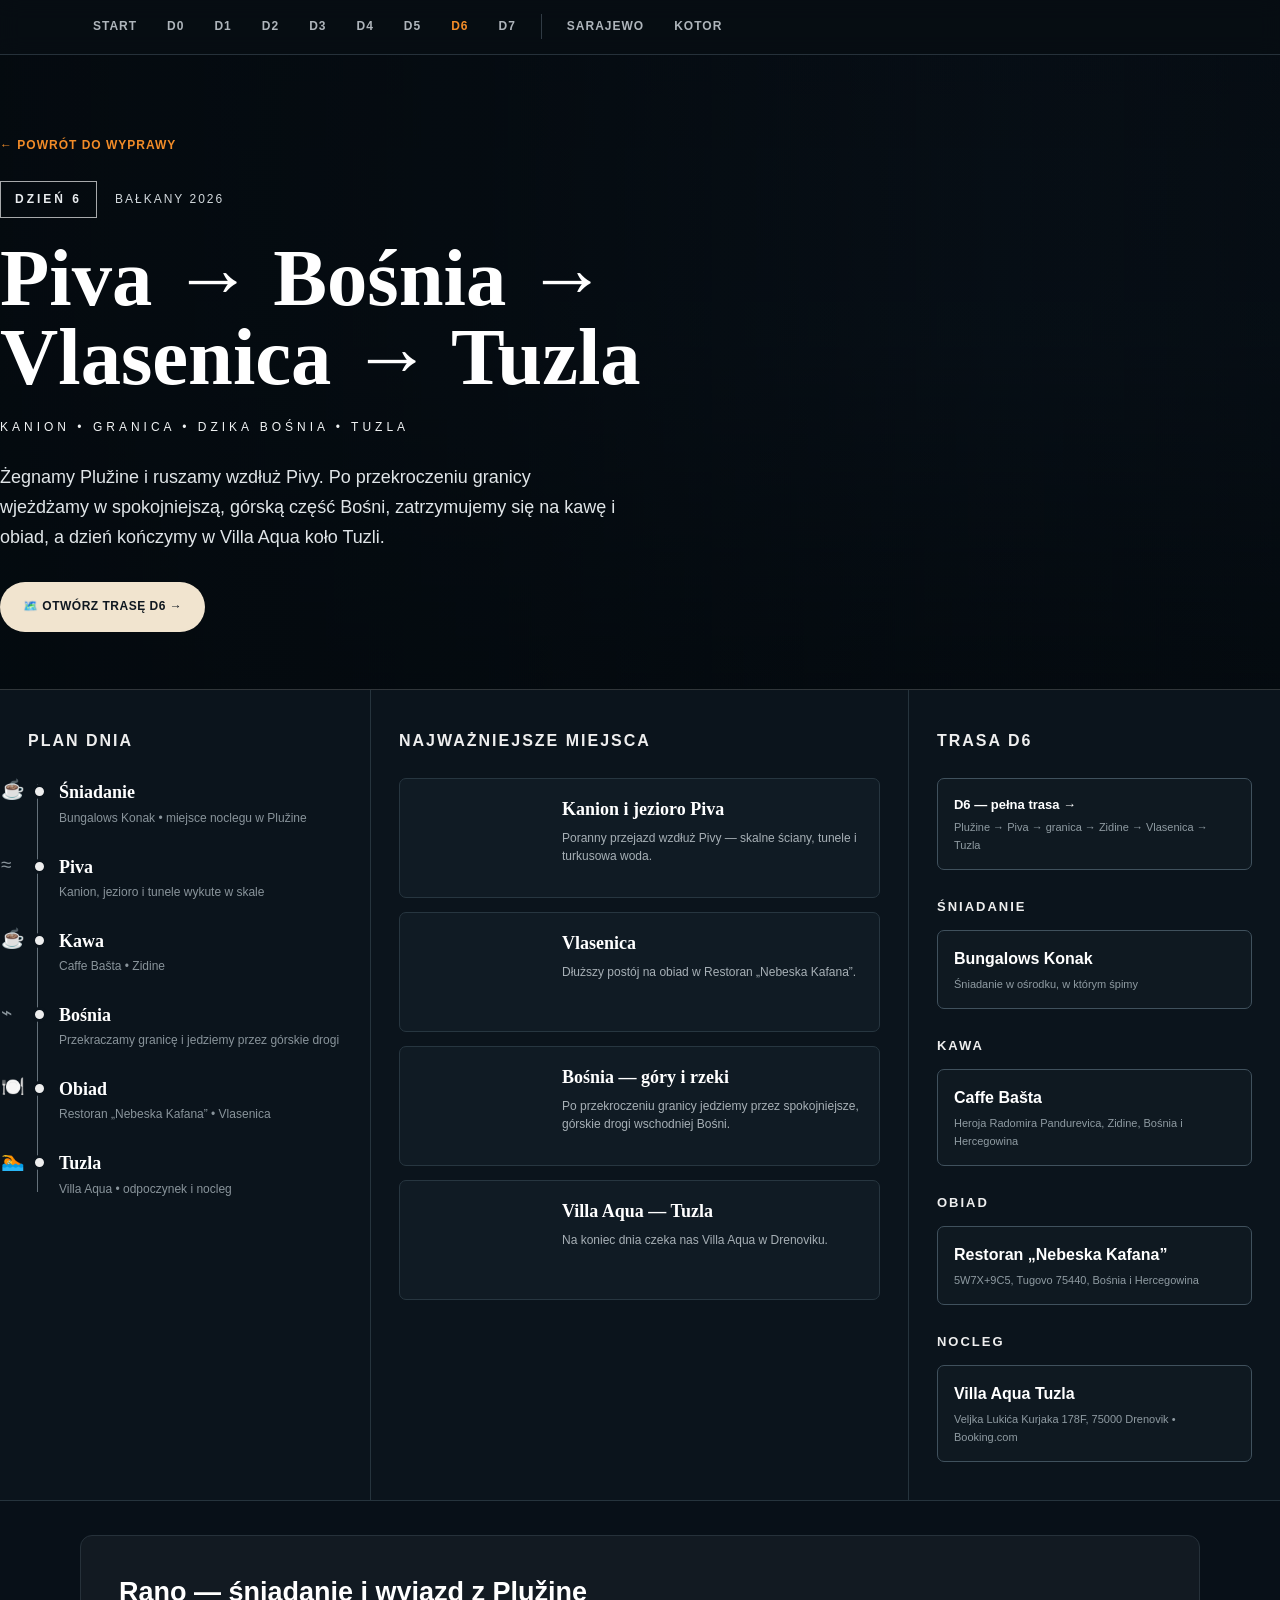
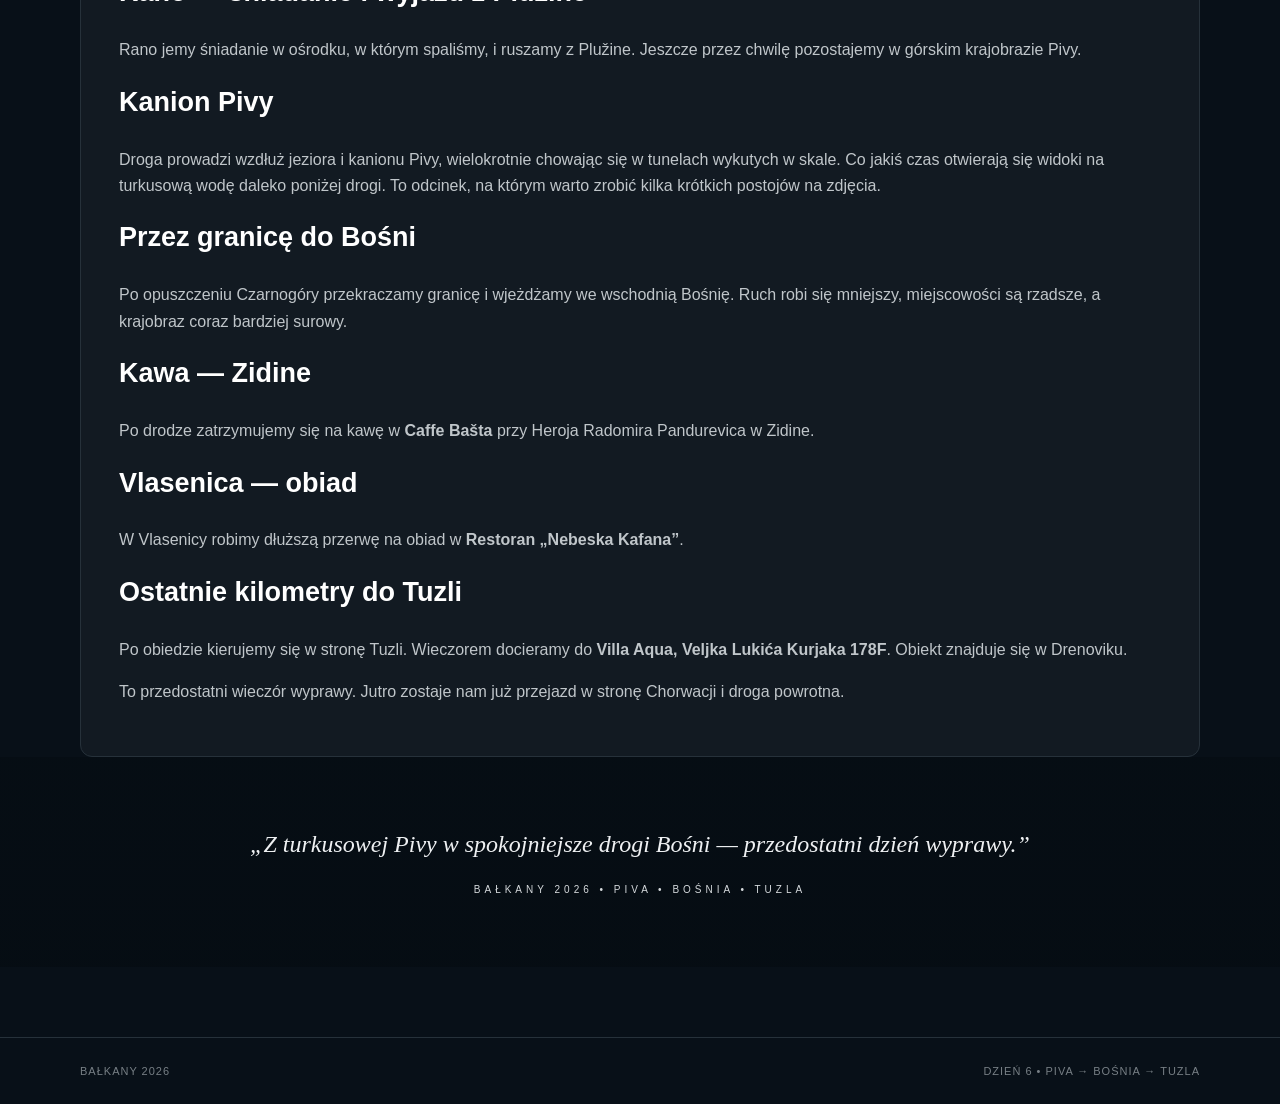
<file: d6.html>
<!DOCTYPE html>
<html lang="pl">
<head>
<meta charset="UTF-8"><meta name="viewport" content="width=device-width,initial-scale=1.0"><meta name="theme-color" content="#0b0d10">
<title>Dzień 6 — Piva, Bośnia i Tuzla | Bałkany 2026</title><link rel="stylesheet" href="style.css">
<style>
.d6-page .d1-hero{background-image:linear-gradient(90deg,rgba(4,10,15,.94) 0%,rgba(4,10,15,.72) 38%,rgba(4,10,15,.22) 78%,rgba(4,10,15,.40) 100%),linear-gradient(0deg,rgba(4,10,15,.95),rgba(4,10,15,.08) 55%,rgba(4,10,15,.18)),url('https://commons.wikimedia.org/wiki/Special:Redirect/file/Piva_Canyon.JPG');background-size:cover;background-position:center 50%}
.d6-page .d1-highlight{grid-template-columns:145px 1fr;min-height:118px}.d6-page .d1-highlight-img{width:100%;height:100%;min-height:118px;background-size:cover;background-position:center}.d6-page .d1-highlight-text{padding:16px 17px}.d6-page .d1-highlight-text h3{font-size:18px}.d6-page .d1-highlight-text p{font-size:12px;line-height:1.5}.d6-page .d1-side-block{width:100%;min-width:0}.d6-page .d1-side-card{display:block;width:100%;min-width:0;box-sizing:border-box}
@media(max-width:900px){.d6-page .d1-highlight{grid-template-columns:125px 1fr}}@media(max-width:700px){.d6-page .d1-highlight{grid-template-columns:105px 1fr;min-height:105px}.d6-page .d1-highlight-img{min-height:105px}.d6-page .d1-highlight-text{padding:12px}.d6-page .d1-highlight-text h3{font-size:16px}.d6-page .d1-highlight-text p{font-size:11px}}
</style></head>
<body class="d1-page d6-page">
<nav class="day-nav"><div class="container nav-inner"><a href="index.html">START</a><a href="d0.html">D0</a><a href="d1.html">D1</a><a href="d2.html">D2</a><a href="d3.html">D3</a><a href="d4.html">D4</a><a href="d5.html">D5</a><a class="active" href="d6.html">D6</a><a href="d7.html">D7</a><span class="nav-separator"></span><a href="sarajevo.html">SARAJEWO</a><a href="kotor.html">KOTOR</a></div></nav>
<header class="d1-hero"><div class="container d1-hero-inner"><a class="back" href="index.html">← POWRÓT DO WYPRAWY</a><div class="d1-meta"><span class="d1-badge">DZIEŃ 6</span><span class="d1-date">BAŁKANY 2026</span></div><h1>Piva → Bośnia →<br>Vlasenica → Tuzla</h1><div class="d1-subtitle">KANION • GRANICA • DZIKA BOŚNIA • TUZLA</div><p class="d1-hero-lead">Żegnamy Plužine i ruszamy wzdłuż Pivy. Po przekroczeniu granicy wjeżdżamy w spokojniejszą, górską część Bośni, zatrzymujemy się na kawę i obiad, a dzień kończymy w Villa Aqua koło Tuzli.</p><div class="d1-routes"><a class="d1-route-btn" href="https://maps.app.goo.gl/YA4N2MPCdax9ykGS8" target="_blank" rel="noopener">🗺️ OTWÓRZ TRASĘ D6 →</a></div></div></header>
<main class="d1-main"><section class="d1-panel-grid">
<div class="d1-panel"><h2>Plan dnia</h2><div class="d1-timeline"><div class="d1-step"><span class="ico">☕</span><strong>Śniadanie</strong><span>Bungalows Konak • miejsce noclegu w Plužine</span></div><div class="d1-step"><span class="ico">≈</span><strong>Piva</strong><span>Kanion, jezioro i tunele wykute w skale</span></div><div class="d1-step"><span class="ico">☕</span><strong>Kawa</strong><span>Caffe Bašta • Zidine</span></div><div class="d1-step"><span class="ico">⌁</span><strong>Bośnia</strong><span>Przekraczamy granicę i jedziemy przez górskie drogi</span></div><div class="d1-step"><span class="ico">🍽️</span><strong>Obiad</strong><span>Restoran „Nebeska Kafana” • Vlasenica</span></div><div class="d1-step"><span class="ico">🏊</span><strong>Tuzla</strong><span>Villa Aqua • odpoczynek i nocleg</span></div></div></div>
<div class="d1-panel"><h2>Najważniejsze miejsca</h2><div class="d1-highlights">
<div class="d1-highlight"><div class="d1-highlight-img" style="background-image:url('https://commons.wikimedia.org/wiki/Special:Redirect/file/Piva_Lake_1.JPG')"></div><div class="d1-highlight-text"><h3>Kanion i jezioro Piva</h3><p>Poranny przejazd wzdłuż Pivy — skalne ściany, tunele i turkusowa woda.</p></div></div>
<div class="d1-highlight"><div class="d1-highlight-img" style="background-image:url('https://commons.wikimedia.org/wiki/Special:Redirect/file/Vlasenica.JPG')"></div><div class="d1-highlight-text"><h3>Vlasenica</h3><p>Dłuższy postój na obiad w Restoran „Nebeska Kafana”.</p></div></div>
<div class="d1-highlight"><div class="d1-highlight-img" style="background-image:url('https://commons.wikimedia.org/wiki/Special:Redirect/file/Drina_River_in_Gradac%2C_Fo%C4%8Da%2C_Bosnia_and_Herzegovina%2C_2024.jpg')"></div><div class="d1-highlight-text"><h3>Bośnia — góry i rzeki</h3><p>Po przekroczeniu granicy jedziemy przez spokojniejsze, górskie drogi wschodniej Bośni.</p></div></div>
<div class="d1-highlight"><div class="d1-highlight-img" style="background-image:url('https://villa-aqua-tuzla.bosnia-herzegovina.info/images/gallery/villa-aqua-tuzla-1.jpg')"></div><div class="d1-highlight-text"><h3>Villa Aqua — Tuzla</h3><p>Na koniec dnia czeka nas Villa Aqua w Drenoviku.</p></div></div>
</div></div>
<div class="d1-panel"><h2>Trasa D6</h2><div class="d1-route-list"><a class="d1-route-card" href="https://maps.app.goo.gl/YA4N2MPCdax9ykGS8" target="_blank" rel="noopener"><strong>D6 — pełna trasa →</strong><span>Plužine → Piva → granica → Zidine → Vlasenica → Tuzla</span></a></div>
<div class="d1-side-block"><h3>Śniadanie</h3><a class="d1-side-card" href="https://www.google.com/maps/search/?api=1&query=Bungalows+Konak+Pluzine+Montenegro" target="_blank" rel="noopener"><strong>Bungalows Konak</strong><span>Śniadanie w ośrodku, w którym śpimy</span></a></div>
<div class="d1-side-block"><h3>Kawa</h3><a class="d1-side-card" href="https://www.google.com/maps/search/?api=1&query=Caffe+Ba%C5%A1ta%2C+Heroja+Radomira+Pandurevica%2C+Zidine%2C+Bosnia+and+Herzegovina" target="_blank" rel="noopener"><strong>Caffe Bašta</strong><span>Heroja Radomira Pandurevica, Zidine, Bośnia i Hercegowina</span></a></div>
<div class="d1-side-block"><h3>Obiad</h3><a class="d1-side-card" href="https://www.google.com/maps/search/?api=1&query=Restoran+Nebeska+Kafana+Vlasenica%2C+5W7X%2B9C5%2C+Tugovo+75440%2C+Bosnia+and+Herzegovina" target="_blank" rel="noopener"><strong>Restoran „Nebeska Kafana”</strong><span>5W7X+9C5, Tugovo 75440, Bośnia i Hercegowina</span></a></div>
<div class="d1-side-block"><h3>Nocleg</h3><a class="d1-side-card" href="https://www.booking.com/hotel/ba/villa-aqua-tuzla.pl.html" target="_blank" rel="noopener"><strong>Villa Aqua Tuzla</strong><span>Veljka Lukića Kurjaka 178F, 75000 Drenovik • Booking.com</span></a></div>
</div></section>
<section class="container" style="padding-top:34px"><article class="story"><h2>Rano — śniadanie i wyjazd z Plužine</h2><p>Rano jemy śniadanie w ośrodku, w którym spaliśmy, i ruszamy z Plužine. Jeszcze przez chwilę pozostajemy w górskim krajobrazie Pivy.</p><h2>Kanion Pivy</h2><p>Droga prowadzi wzdłuż jeziora i kanionu Pivy, wielokrotnie chowając się w tunelach wykutych w skale. Co jakiś czas otwierają się widoki na turkusową wodę daleko poniżej drogi. To odcinek, na którym warto zrobić kilka krótkich postojów na zdjęcia.</p><h2>Przez granicę do Bośni</h2><p>Po opuszczeniu Czarnogóry przekraczamy granicę i wjeżdżamy we wschodnią Bośnię. Ruch robi się mniejszy, miejscowości są rzadsze, a krajobraz coraz bardziej surowy.</p><h2>Kawa — Zidine</h2><p>Po drodze zatrzymujemy się na kawę w <strong>Caffe Bašta</strong> przy Heroja Radomira Pandurevica w Zidine.</p><h2>Vlasenica — obiad</h2><p>W Vlasenicy robimy dłuższą przerwę na obiad w <strong>Restoran „Nebeska Kafana”</strong>.</p><h2>Ostatnie kilometry do Tuzli</h2><p>Po obiedzie kierujemy się w stronę Tuzli. Wieczorem docieramy do <strong>Villa Aqua, Veljka Lukića Kurjaka 178F</strong>. Obiekt znajduje się w Drenoviku.</p><p>To przedostatni wieczór wyprawy. Jutro zostaje nam już przejazd w stronę Chorwacji i droga powrotna.</p></article></section>
<section class="d1-bottom"><div><p>„Z turkusowej Pivy w spokojniejsze drogi Bośni — przedostatni dzień wyprawy.”</p><small>BAŁKANY 2026 • PIVA • BOŚNIA • TUZLA</small></div></section>
</main><footer class="footer"><div class="container"><span>BAŁKANY 2026</span><span>DZIEŃ 6 • PIVA → BOŚNIA → TUZLA</span></div></footer></body></html>
</file>
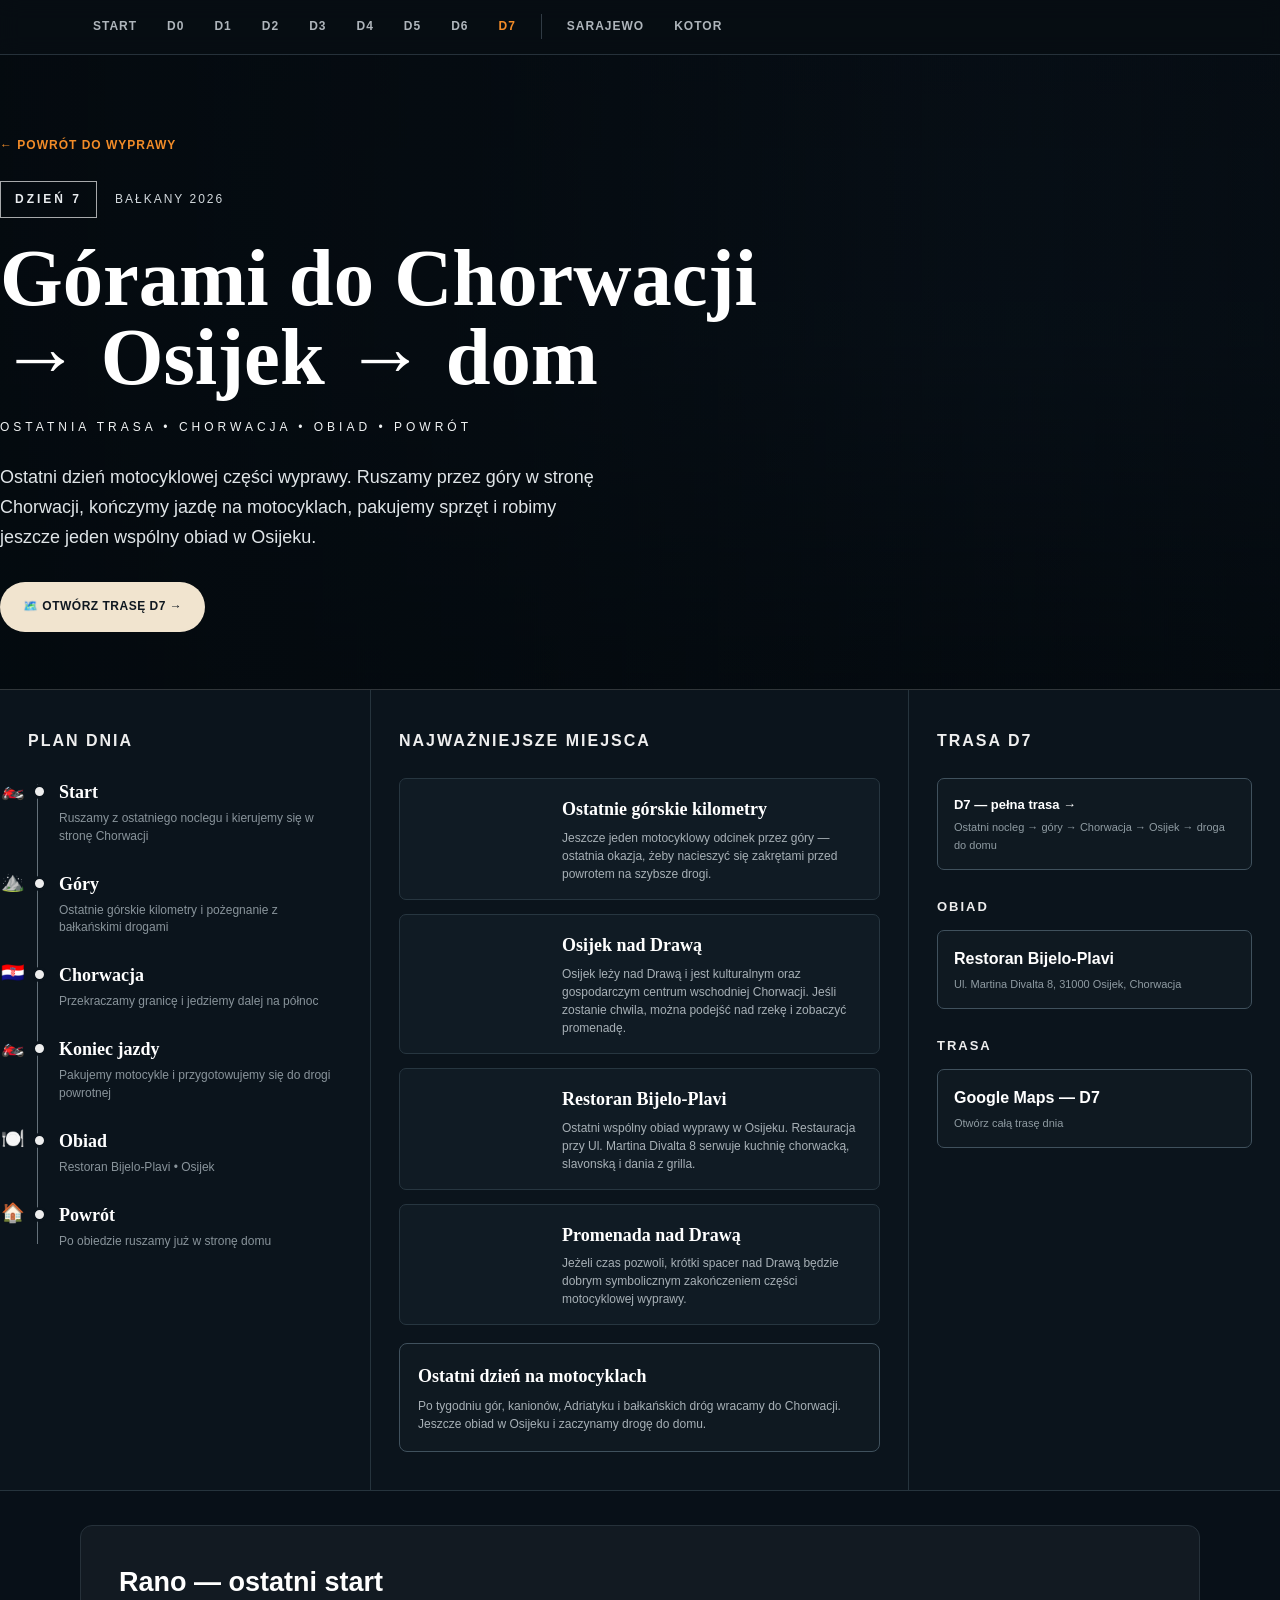
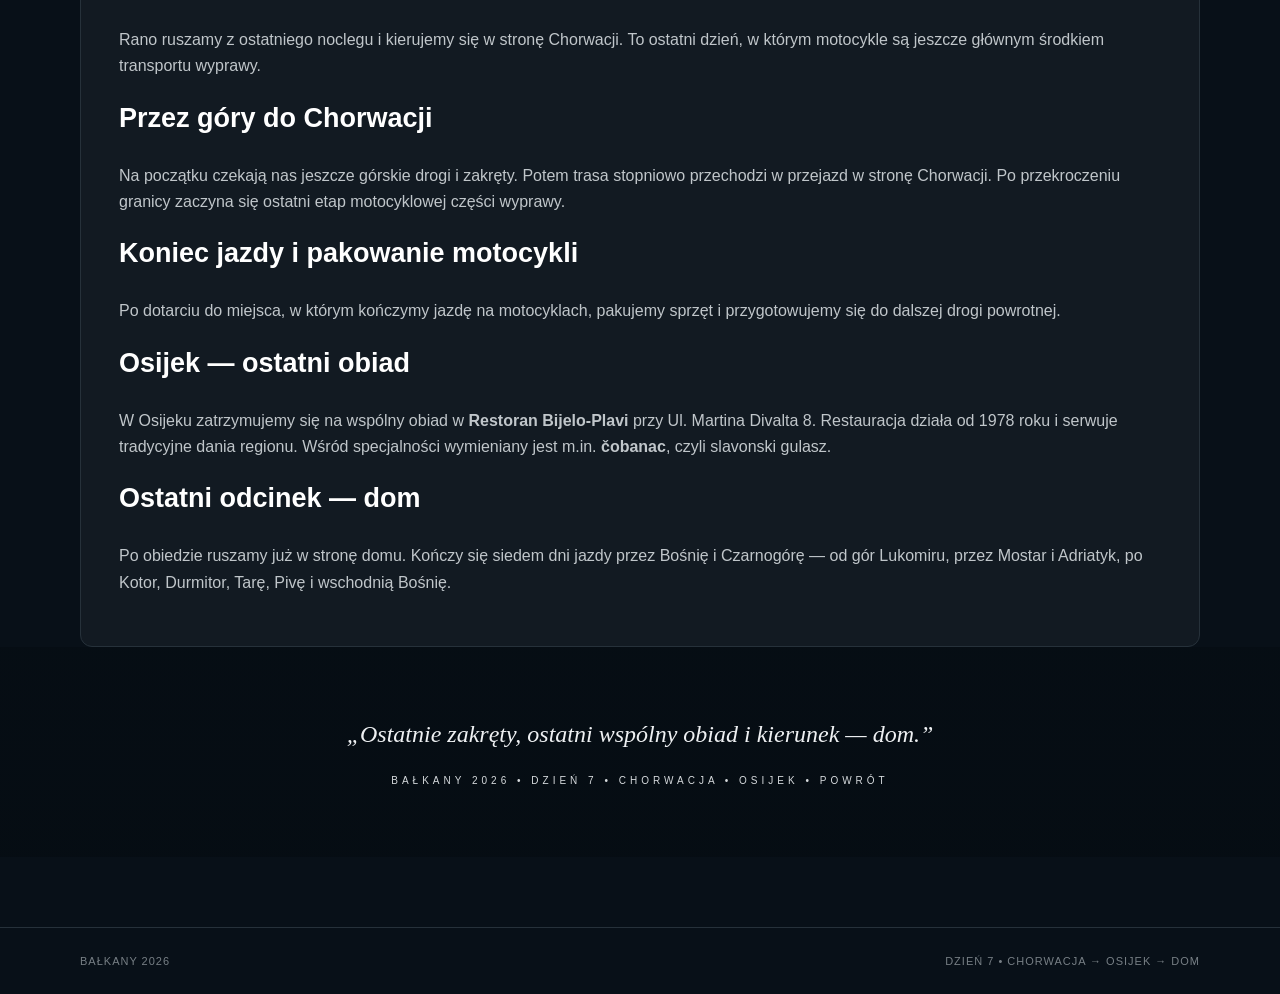
<file: d7.html>
<!DOCTYPE html>
<html lang="pl">
<head>
<meta charset="UTF-8"><meta name="viewport" content="width=device-width,initial-scale=1.0"><meta name="theme-color" content="#0b0d10">
<title>Dzień 7 — Powrót do Chorwacji | Bałkany 2026</title><link rel="stylesheet" href="style.css">
<style>
.d7-page .d1-hero{background-image:linear-gradient(90deg,rgba(4,10,15,.94) 0%,rgba(4,10,15,.70) 40%,rgba(4,10,15,.20) 80%,rgba(4,10,15,.42) 100%),linear-gradient(0deg,rgba(4,10,15,.95),rgba(4,10,15,.08) 55%,rgba(4,10,15,.18)),url('https://total-croatia-news.com/wp-content/uploads/2021/09/1da5d0a59f3cb3c5a4e36b0ccd2161e1-1024x606.jpg');background-size:cover;background-position:center 50%}
.d7-page .d1-highlight{grid-template-columns:145px 1fr;min-height:118px}.d7-page .d1-highlight-img{width:100%;height:100%;min-height:118px;background-size:cover;background-position:center}.d7-page .d1-highlight-text{padding:16px 17px}.d7-page .d1-highlight-text h3{font-size:18px}.d7-page .d1-highlight-text p{font-size:12px;line-height:1.5}.d7-page .d1-side-block{width:100%;min-width:0}.d7-page .d1-side-card{display:block;width:100%;min-width:0;box-sizing:border-box}.d7-note{margin-top:18px;padding:18px;border:1px solid #40515d;border-radius:8px;background:#0f1921}.d7-note strong{display:block;color:#fff;font-family:Georgia,serif;font-size:18px;margin-bottom:5px}.d7-note span{display:block;color:#a7b0b6;font-size:12px;line-height:1.5}
@media(max-width:900px){.d7-page .d1-highlight{grid-template-columns:125px 1fr}}@media(max-width:700px){.d7-page .d1-highlight{grid-template-columns:105px 1fr;min-height:105px}.d7-page .d1-highlight-img{min-height:105px}.d7-page .d1-highlight-text{padding:12px}.d7-page .d1-highlight-text h3{font-size:16px}.d7-page .d1-highlight-text p{font-size:11px}}
</style></head>
<body class="d1-page d7-page">
<nav class="day-nav"><div class="container nav-inner"><a href="index.html">START</a><a href="d0.html">D0</a><a href="d1.html">D1</a><a href="d2.html">D2</a><a href="d3.html">D3</a><a href="d4.html">D4</a><a href="d5.html">D5</a><a href="d6.html">D6</a><a class="active" href="d7.html">D7</a><span class="nav-separator"></span><a href="sarajevo.html">SARAJEWO</a><a href="kotor.html">KOTOR</a></div></nav>
<header class="d1-hero"><div class="container d1-hero-inner"><a class="back" href="index.html">← POWRÓT DO WYPRAWY</a><div class="d1-meta"><span class="d1-badge">DZIEŃ 7</span><span class="d1-date">BAŁKANY 2026</span></div><h1>Górami do Chorwacji<br>→ Osijek → dom</h1><div class="d1-subtitle">OSTATNIA TRASA • CHORWACJA • OBIAD • POWRÓT</div><p class="d1-hero-lead">Ostatni dzień motocyklowej części wyprawy. Ruszamy przez góry w stronę Chorwacji, kończymy jazdę na motocyklach, pakujemy sprzęt i robimy jeszcze jeden wspólny obiad w Osijeku.</p><div class="d1-routes"><a class="d1-route-btn" href="https://maps.app.goo.gl/Mn4VxnchstZvdRne7" target="_blank" rel="noopener">🗺️ OTWÓRZ TRASĘ D7 →</a></div></div></header>
<main class="d1-main"><section class="d1-panel-grid">
<div class="d1-panel"><h2>Plan dnia</h2><div class="d1-timeline"><div class="d1-step"><span class="ico">🏍️</span><strong>Start</strong><span>Ruszamy z ostatniego noclegu i kierujemy się w stronę Chorwacji</span></div><div class="d1-step"><span class="ico">⛰️</span><strong>Góry</strong><span>Ostatnie górskie kilometry i pożegnanie z bałkańskimi drogami</span></div><div class="d1-step"><span class="ico">🇭🇷</span><strong>Chorwacja</strong><span>Przekraczamy granicę i jedziemy dalej na północ</span></div><div class="d1-step"><span class="ico">🏍️</span><strong>Koniec jazdy</strong><span>Pakujemy motocykle i przygotowujemy się do drogi powrotnej</span></div><div class="d1-step"><span class="ico">🍽️</span><strong>Obiad</strong><span>Restoran Bijelo-Plavi • Osijek</span></div><div class="d1-step"><span class="ico">🏠</span><strong>Powrót</strong><span>Po obiedzie ruszamy już w stronę domu</span></div></div></div>
<div class="d1-panel"><h2>Najważniejsze miejsca</h2><div class="d1-highlights">
<div class="d1-highlight"><div class="d1-highlight-img" style="background-image:url('https://viaduro.de/images/bookingengine/e/138/veliki-alan04.jpg')"></div><div class="d1-highlight-text"><h3>Ostatnie górskie kilometry</h3><p>Jeszcze jeden motocyklowy odcinek przez góry — ostatnia okazja, żeby nacieszyć się zakrętami przed powrotem na szybsze drogi.</p></div></div>
<div class="d1-highlight"><div class="d1-highlight-img" style="background-image:url('https://total-croatia-news.com/wp-content/uploads/2021/09/1da5d0a59f3cb3c5a4e36b0ccd2161e1-1024x606.jpg')"></div><div class="d1-highlight-text"><h3>Osijek nad Drawą</h3><p>Osijek leży nad Drawą i jest kulturalnym oraz gospodarczym centrum wschodniej Chorwacji. Jeśli zostanie chwila, można podejść nad rzekę i zobaczyć promenadę.</p></div></div>
<div class="d1-highlight"><div class="d1-highlight-img" style="background-image:url('https://dynamic-media-cdn.tripadvisor.com/media/photo-o/19/71/70/3a/bijelo-plavi.jpg?h=1200&s=1&w=1200')"></div><div class="d1-highlight-text"><h3>Restoran Bijelo-Plavi</h3><p>Ostatni wspólny obiad wyprawy w Osijeku. Restauracja przy Ul. Martina Divalta 8 serwuje kuchnię chorwacką, slavonską i dania z grilla.</p></div></div>
<div class="d1-highlight"><div class="d1-highlight-img" style="background-image:url('https://media.jutarnji.hr/images/slike/2025/06/11/36974572.jpg')"></div><div class="d1-highlight-text"><h3>Promenada nad Drawą</h3><p>Jeżeli czas pozwoli, krótki spacer nad Drawą będzie dobrym symbolicznym zakończeniem części motocyklowej wyprawy.</p></div></div>
</div><div class="d7-note"><strong>Ostatni dzień na motocyklach</strong><span>Po tygodniu gór, kanionów, Adriatyku i bałkańskich dróg wracamy do Chorwacji. Jeszcze obiad w Osijeku i zaczynamy drogę do domu.</span></div></div>
<div class="d1-panel"><h2>Trasa D7</h2><div class="d1-route-list"><a class="d1-route-card" href="https://maps.app.goo.gl/Mn4VxnchstZvdRne7" target="_blank" rel="noopener"><strong>D7 — pełna trasa →</strong><span>Ostatni nocleg → góry → Chorwacja → Osijek → droga do domu</span></a></div>
<div class="d1-side-block"><h3>Obiad</h3><a class="d1-side-card" href="https://www.google.com/maps/search/?api=1&query=Restoran+Bijelo-Plavi%2C+Ul.+Martina+Divalta+8%2C+31000+Osijek%2C+Croatia" target="_blank" rel="noopener"><strong>Restoran Bijelo-Plavi</strong><span>Ul. Martina Divalta 8, 31000 Osijek, Chorwacja</span></a></div>
<div class="d1-side-block"><h3>Trasa</h3><a class="d1-side-card" href="https://maps.app.goo.gl/Mn4VxnchstZvdRne7" target="_blank" rel="noopener"><strong>Google Maps — D7</strong><span>Otwórz całą trasę dnia</span></a></div>
</div></section>
<section class="container" style="padding-top:34px"><article class="story"><h2>Rano — ostatni start</h2><p>Rano ruszamy z ostatniego noclegu i kierujemy się w stronę Chorwacji. To ostatni dzień, w którym motocykle są jeszcze głównym środkiem transportu wyprawy.</p><h2>Przez góry do Chorwacji</h2><p>Na początku czekają nas jeszcze górskie drogi i zakręty. Potem trasa stopniowo przechodzi w przejazd w stronę Chorwacji. Po przekroczeniu granicy zaczyna się ostatni etap motocyklowej części wyprawy.</p><h2>Koniec jazdy i pakowanie motocykli</h2><p>Po dotarciu do miejsca, w którym kończymy jazdę na motocyklach, pakujemy sprzęt i przygotowujemy się do dalszej drogi powrotnej.</p><h2>Osijek — ostatni obiad</h2><p>W Osijeku zatrzymujemy się na wspólny obiad w <strong>Restoran Bijelo-Plavi</strong> przy Ul. Martina Divalta 8. Restauracja działa od 1978 roku i serwuje tradycyjne dania regionu. Wśród specjalności wymieniany jest m.in. <strong>čobanac</strong>, czyli slavonski gulasz.</p><h2>Ostatni odcinek — dom</h2><p>Po obiedzie ruszamy już w stronę domu. Kończy się siedem dni jazdy przez Bośnię i Czarnogórę — od gór Lukomiru, przez Mostar i Adriatyk, po Kotor, Durmitor, Tarę, Pivę i wschodnią Bośnię.</p></article></section>
<section class="d1-bottom"><div><p>„Ostatnie zakręty, ostatni wspólny obiad i kierunek — dom.”</p><small>BAŁKANY 2026 • DZIEŃ 7 • CHORWACJA • OSIJEK • POWRÓT</small></div></section>
</main><footer class="footer"><div class="container"><span>BAŁKANY 2026</span><span>DZIEŃ 7 • CHORWACJA → OSIJEK → DOM</span></div></footer></body></html>
</file>
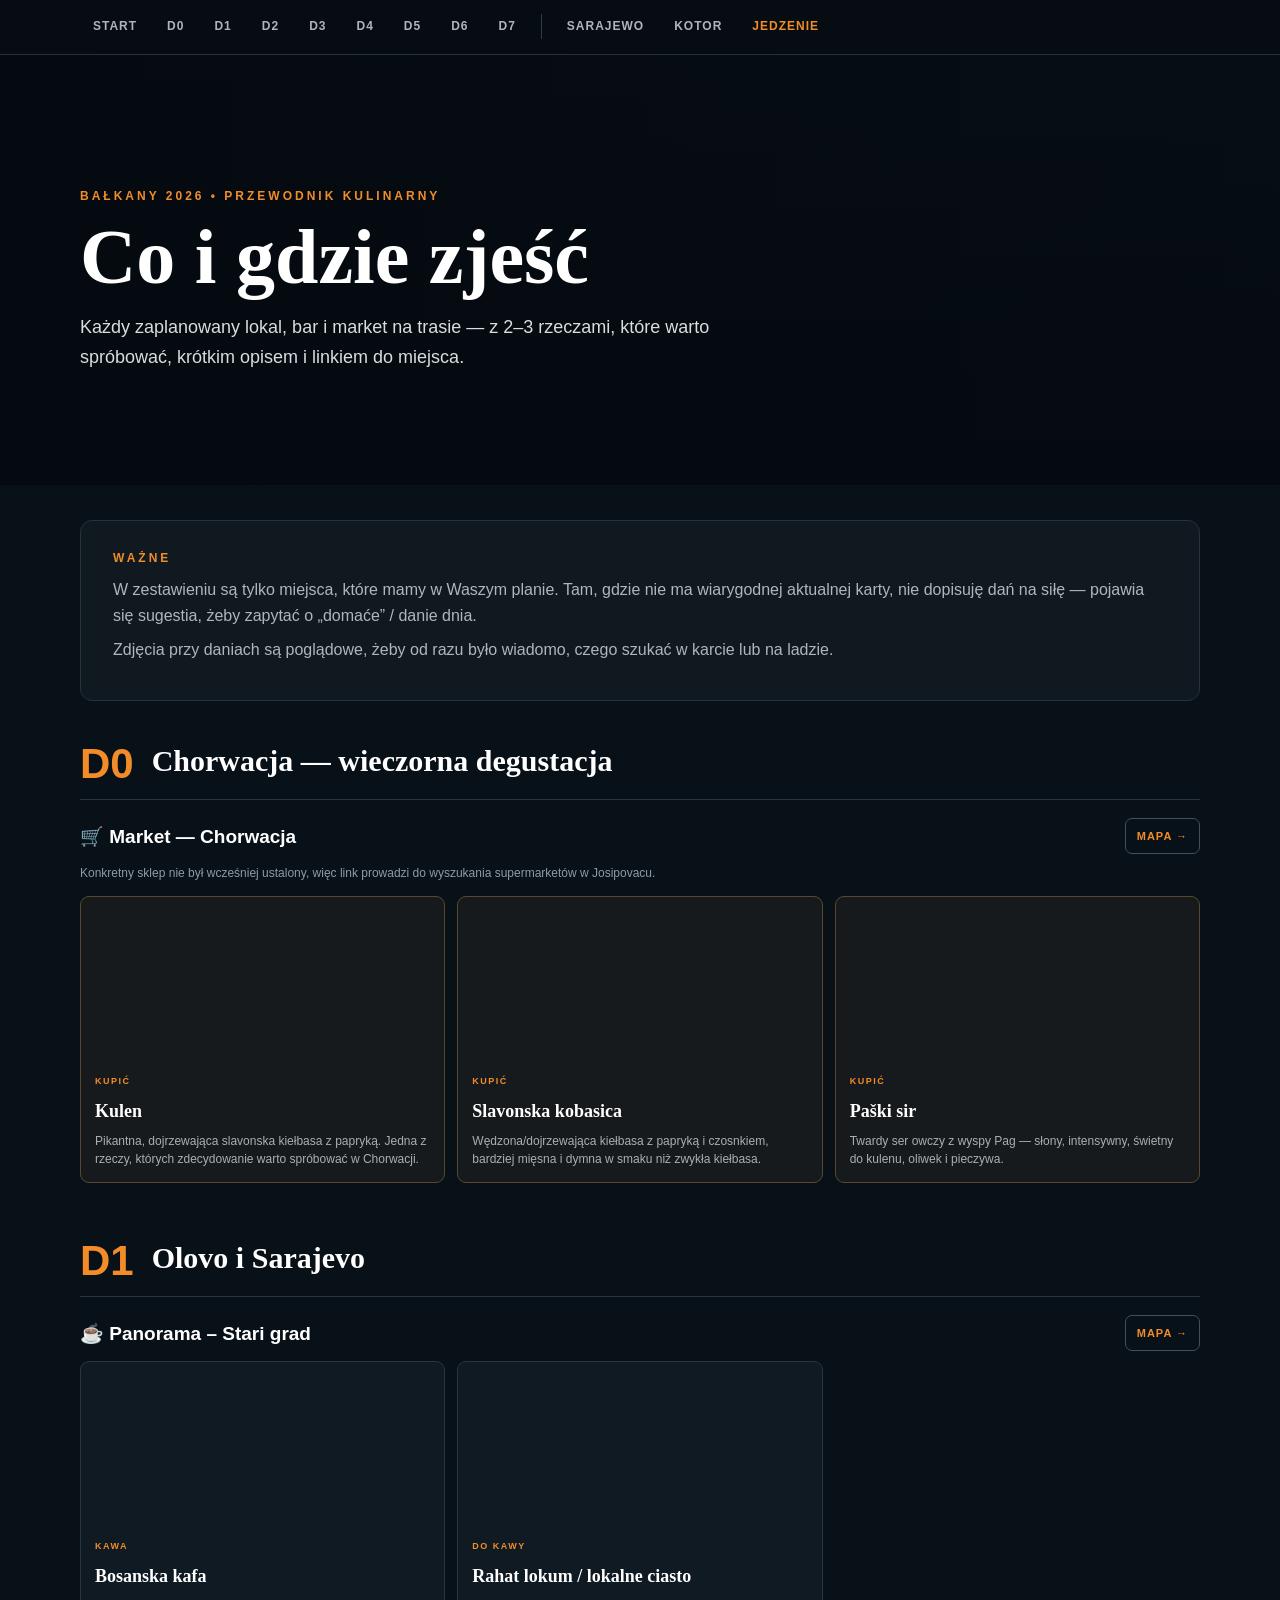
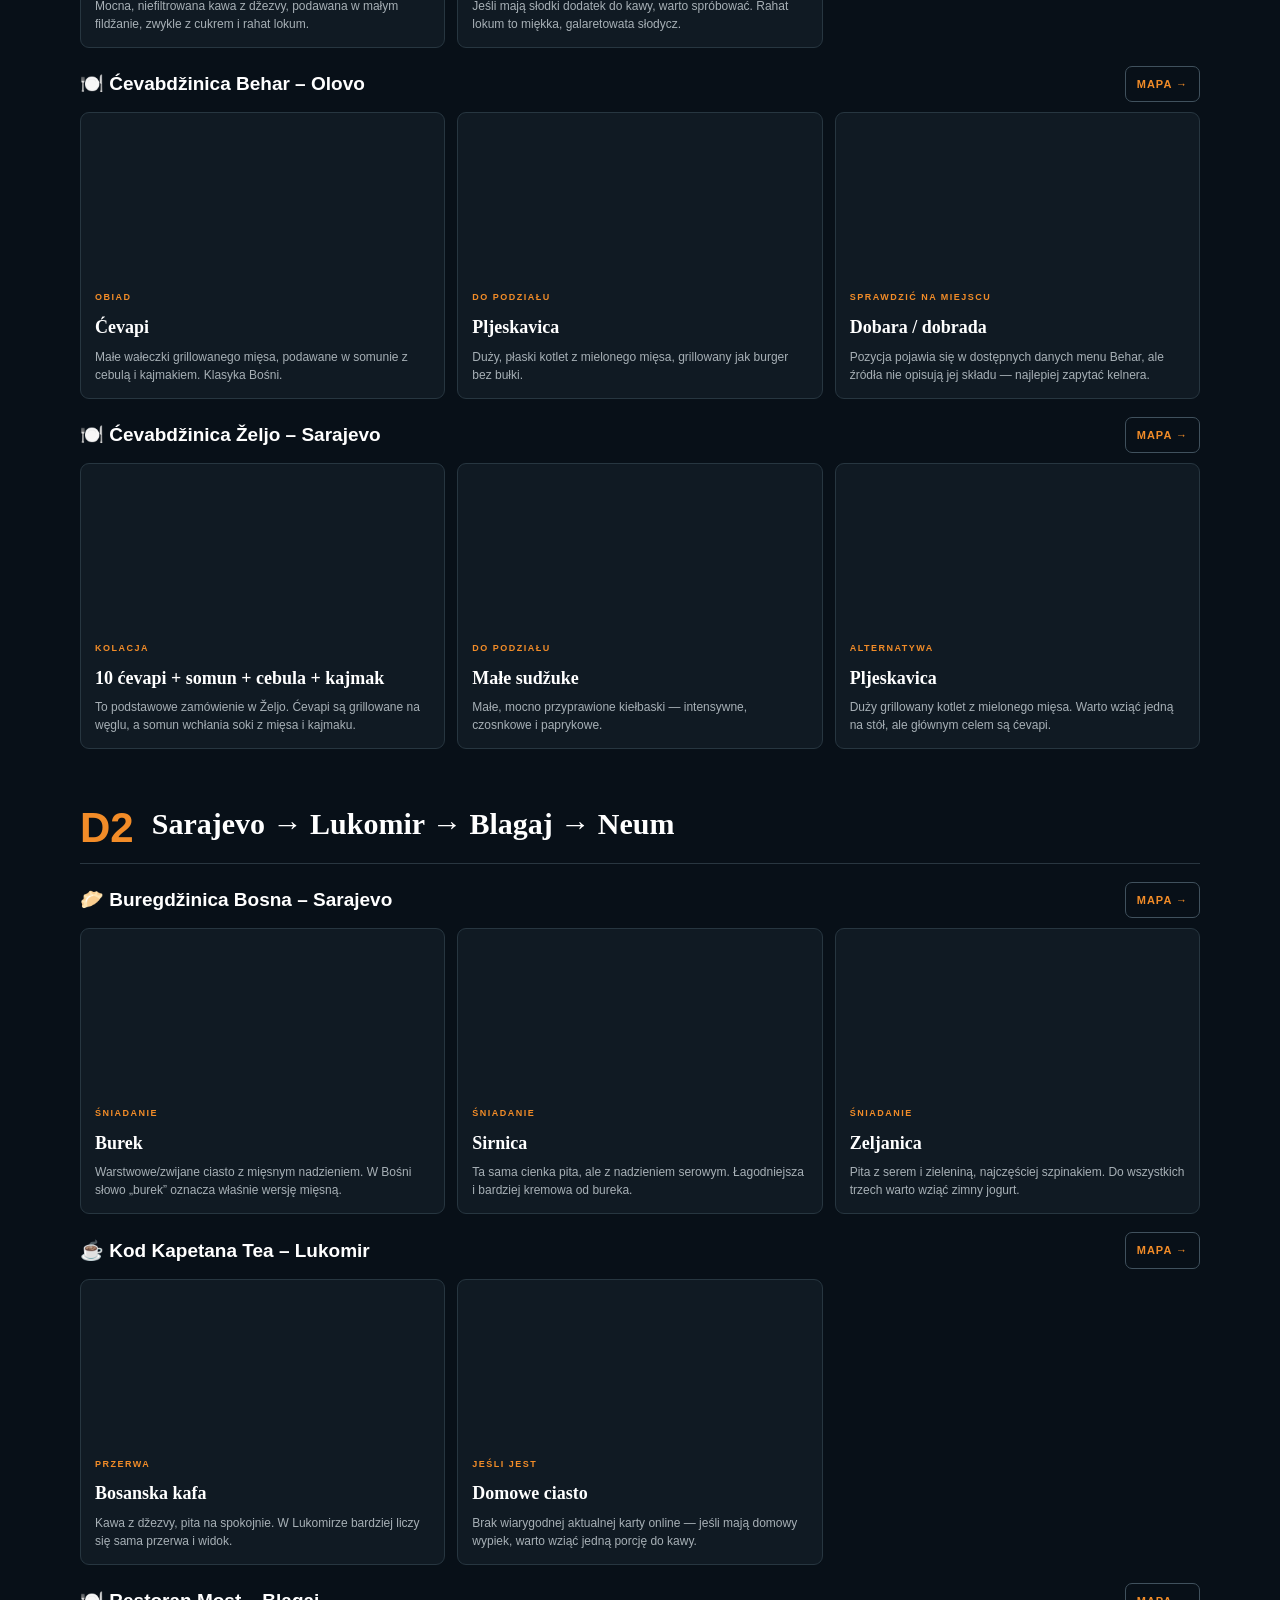
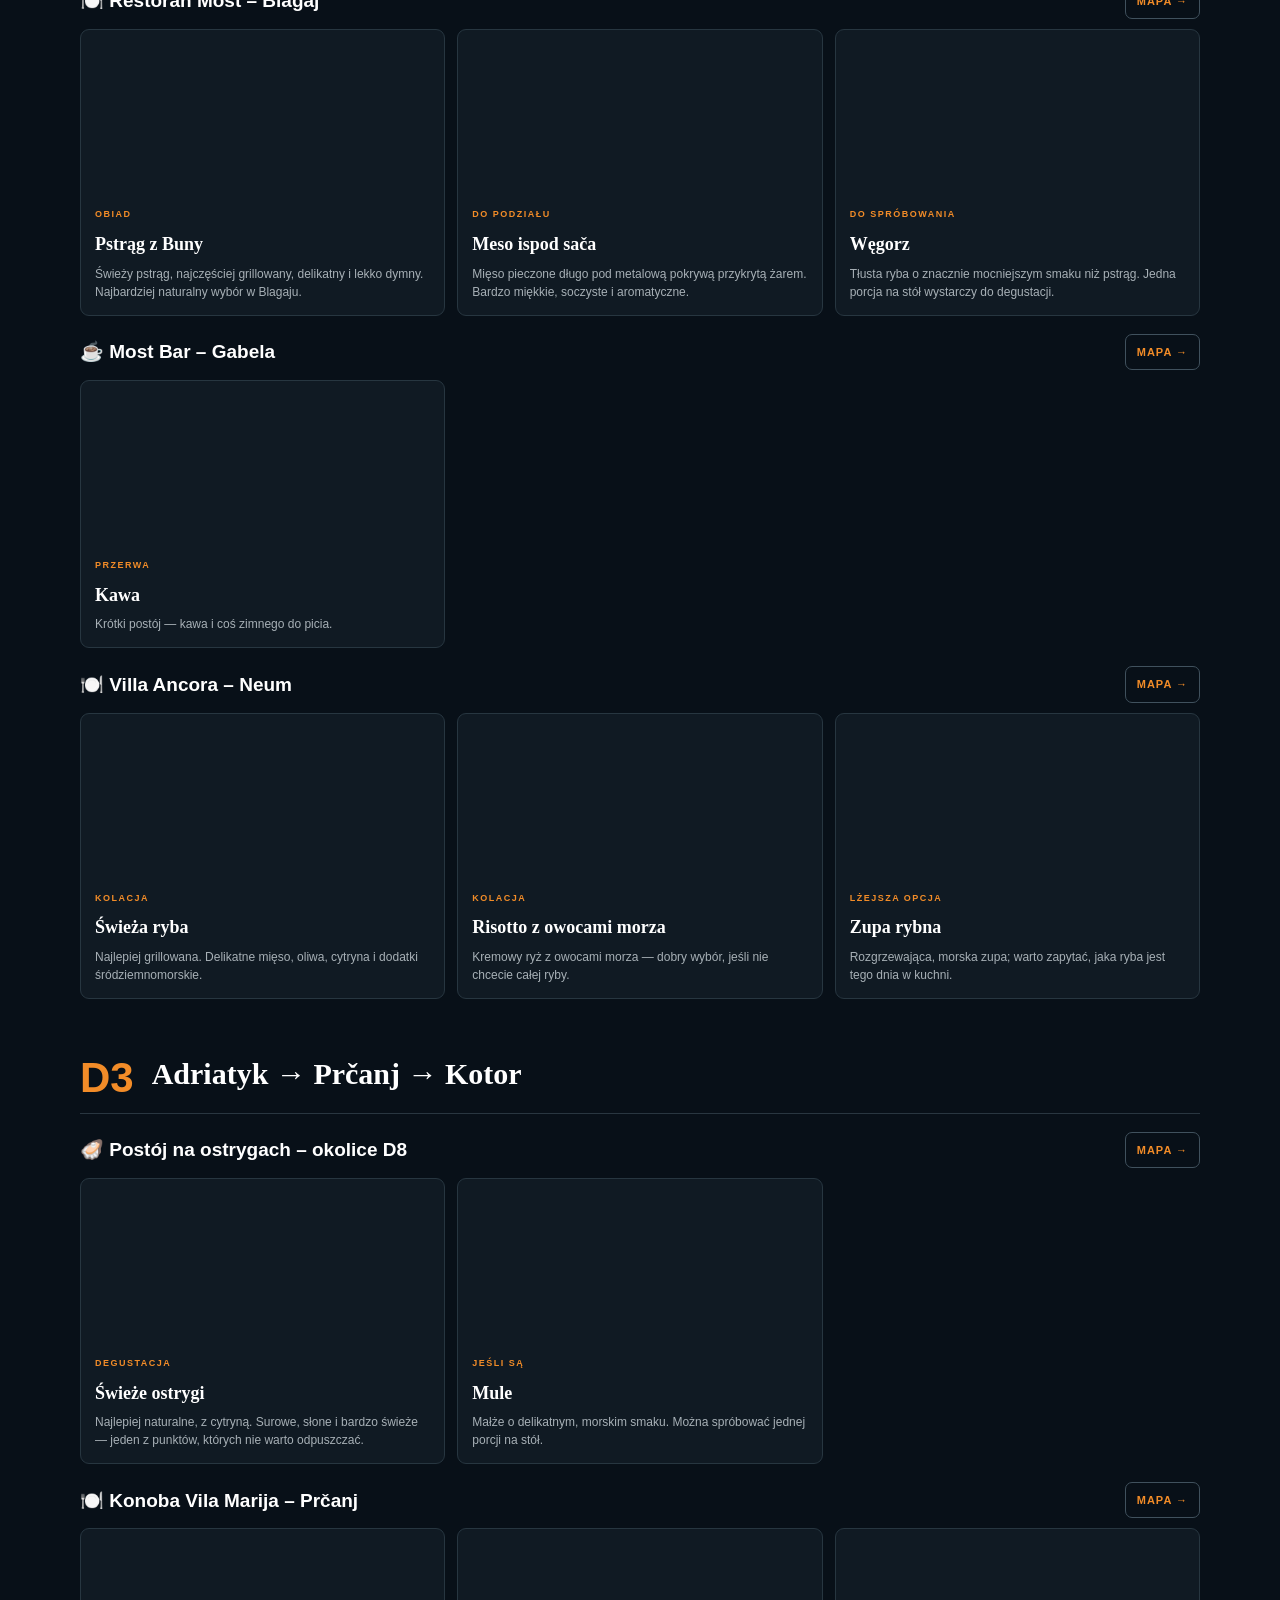
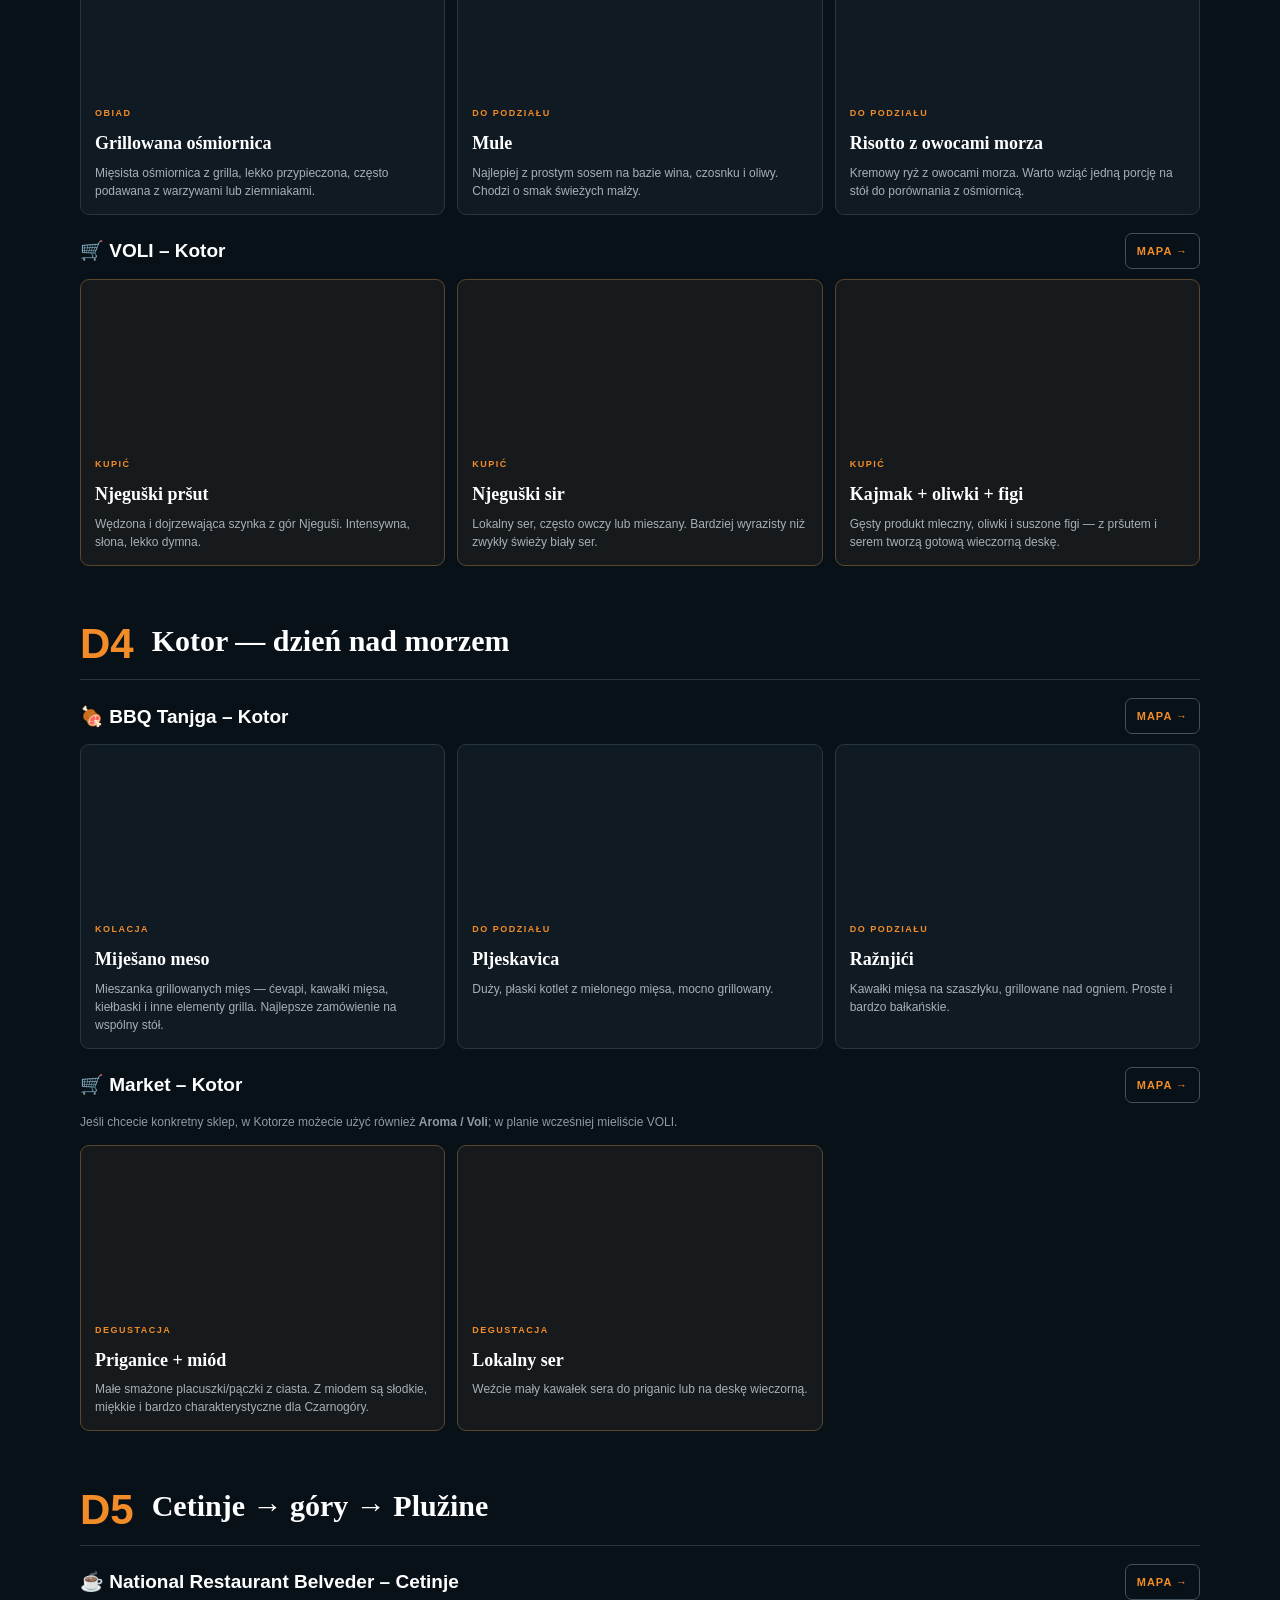
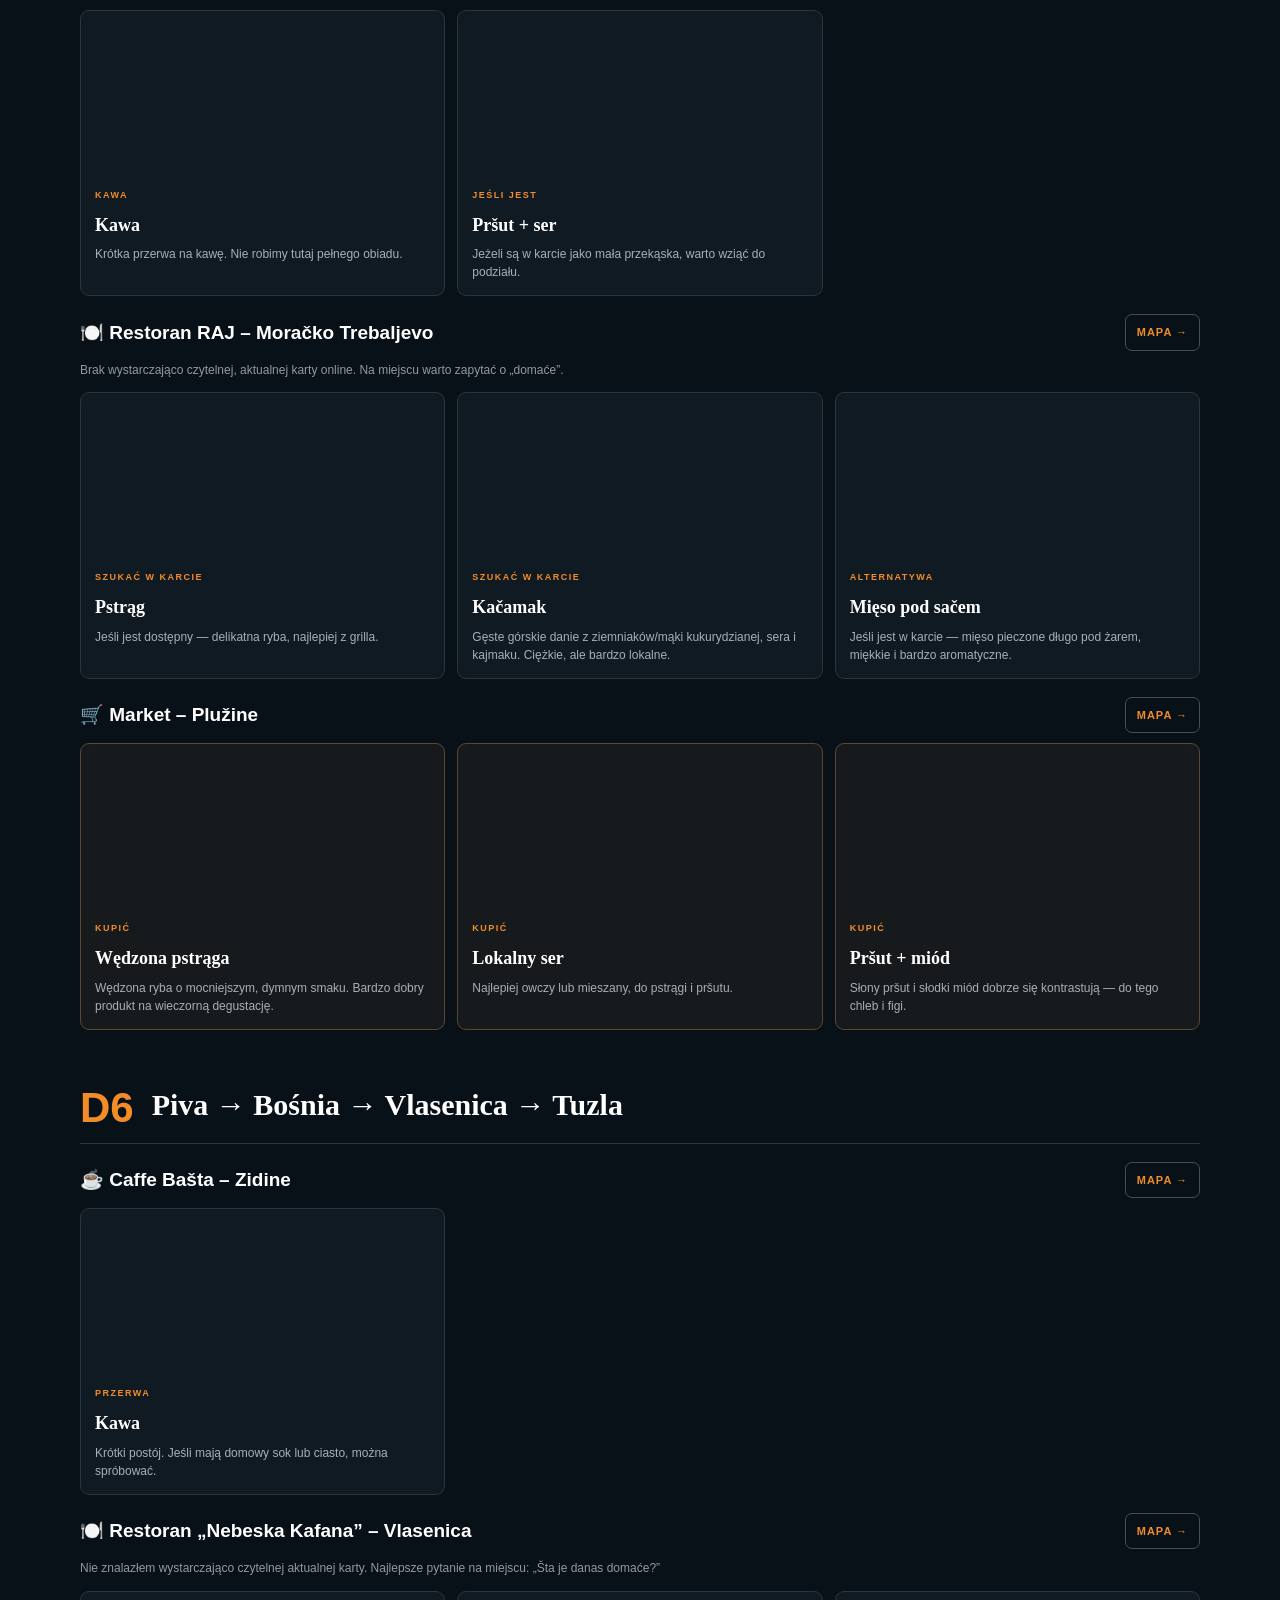
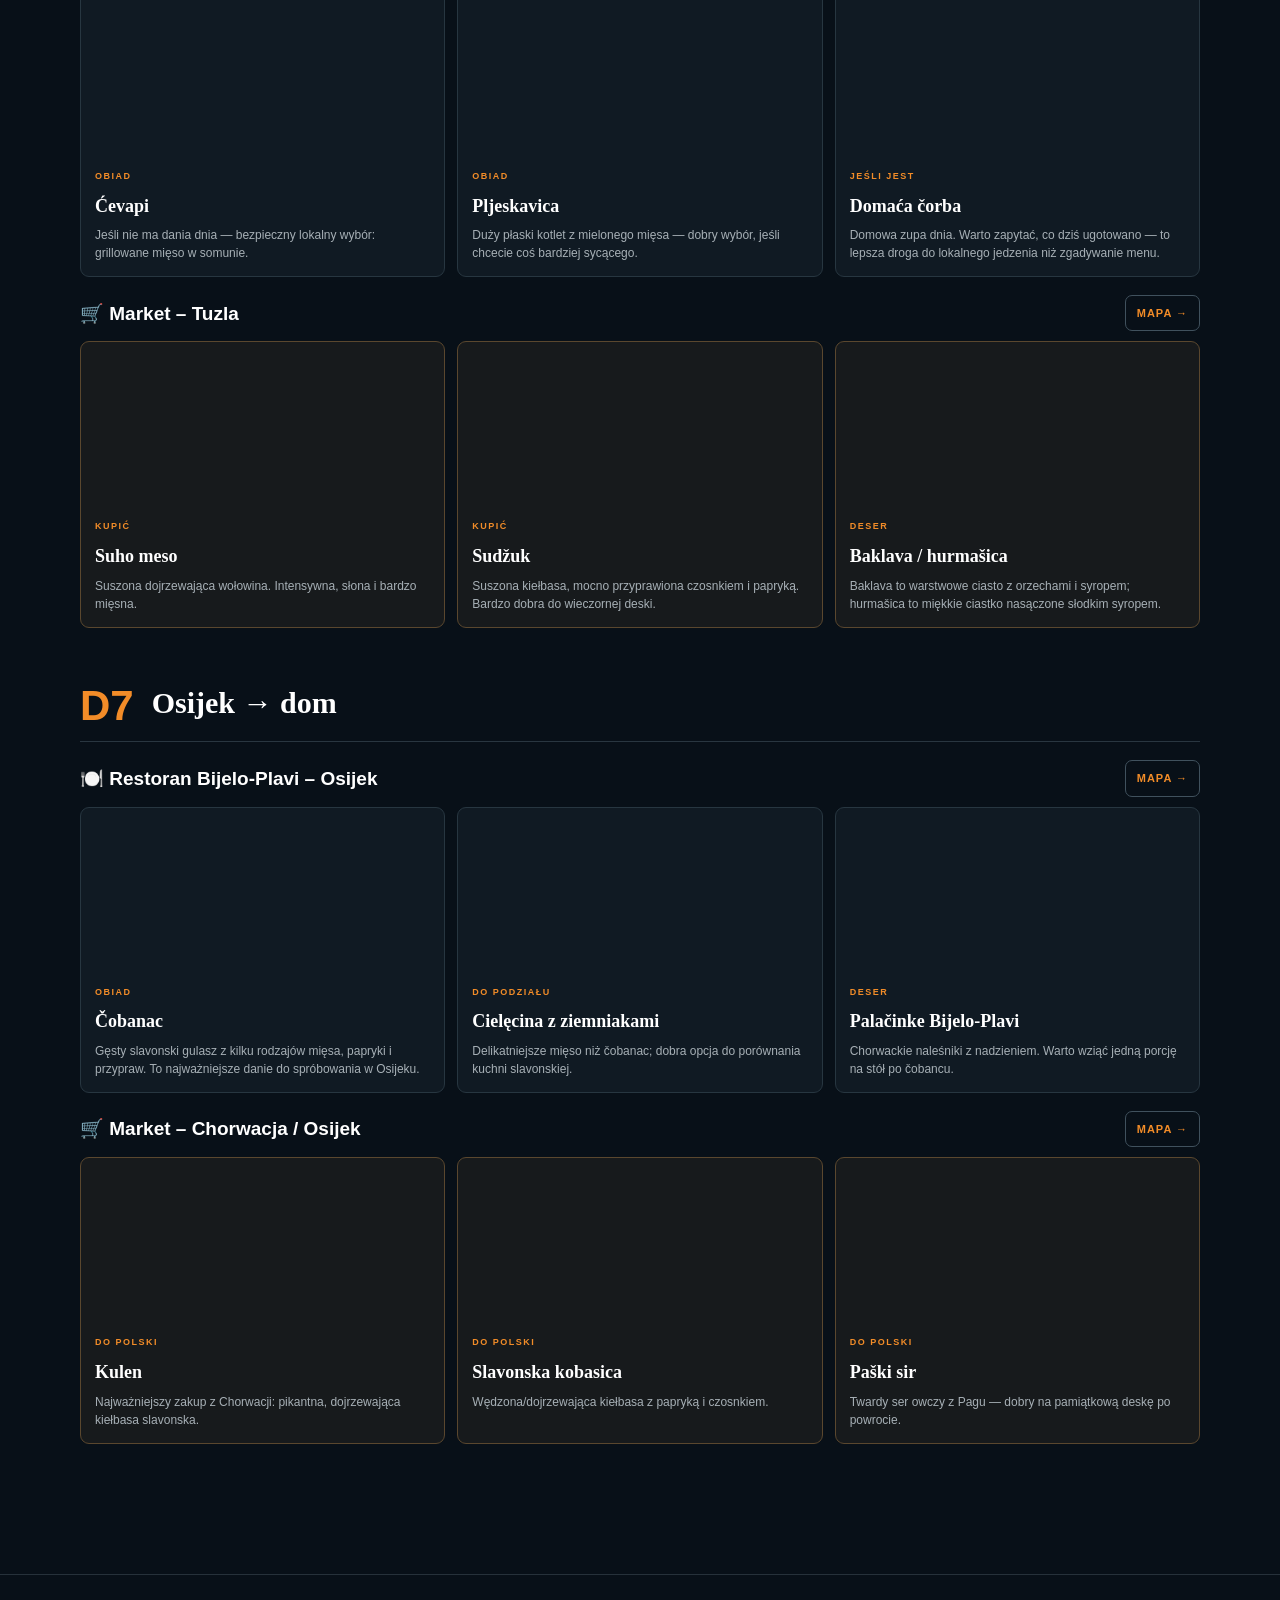
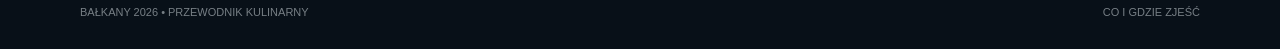
<file: jedzenie.html>
<!DOCTYPE html>
<html lang="pl">
<head>
<meta charset="UTF-8">
<meta name="viewport" content="width=device-width,initial-scale=1.0">
<meta name="theme-color" content="#0b0d10">
<title>Co gdzie zjeść — Bałkany 2026</title>
<link rel="stylesheet" href="style.css">
<style>
.food-page{background:#081018;color:#e9ecef}.food-hero{min-height:430px;display:flex;align-items:flex-end;background:linear-gradient(90deg,rgba(4,10,15,.94),rgba(4,10,15,.35)),linear-gradient(0deg,rgba(4,10,15,.96),rgba(4,10,15,.08)),url('https://upload.wikimedia.org/wikipedia/commons/6/6e/Bosnian_cevapi_with_kajmak_and_onion.jpg');background-size:cover;background-position:center}.food-hero-inner{padding:75px 0 55px}.food-hero h1{font-family:Georgia,serif;font-size:clamp(46px,7vw,78px);line-height:.98;margin:12px 0 18px;color:#fff}.food-hero p{max-width:700px;color:#d7dde1;font-size:18px;margin:0}.food-kicker{color:#f28c28;font-size:12px;font-weight:900;letter-spacing:3px;text-transform:uppercase}.food-main{padding:35px 0 80px}.food-intro{background:#101820;border:1px solid #26313a;border-radius:12px;padding:28px 32px;margin-bottom:28px}.food-intro p{color:#aeb7bd;margin:8px 0}.food-day{margin:35px 0 50px}.food-day-head{display:flex;align-items:flex-end;gap:18px;margin-bottom:15px;border-bottom:1px solid #293640;padding-bottom:14px}.food-day-number{font-size:42px;font-weight:900;color:#f28c28;line-height:1}.food-day-head h2{font-family:Georgia,serif;color:#fff;margin:0;font-size:30px}.food-place{margin-top:18px}.food-place-head{display:flex;justify-content:space-between;align-items:center;gap:16px;margin-bottom:10px}.food-place-head h3{font-size:19px;color:#fff;margin:0}.food-place-head a{color:#f28c28;font-size:11px;font-weight:900;letter-spacing:1px;border:1px solid #40515d;padding:8px 11px;border-radius:7px}.food-place-head a:hover{background:#f28c28;color:#111}.food-note{color:#8f9ba2;font-size:12px;margin:0 0 12px}.food-cards{display:grid;grid-template-columns:repeat(3,1fr);gap:12px}.food-card{background:#101a23;border:1px solid #273640;border-radius:9px;overflow:hidden}.food-img{height:155px;background-size:cover;background-position:center}.food-card-body{padding:14px}.food-card h4{font-family:Georgia,serif;font-size:18px;color:#fff;margin:0 0 5px}.food-card p{font-size:12px;color:#a7b0b6;line-height:1.5;margin:0}.food-tag{display:inline-block;margin-bottom:8px;color:#f28c28;font-size:9px;font-weight:900;letter-spacing:1.5px;text-transform:uppercase}.food-buy{border-color:#5a472e;background:#171a1c}.food-buy .food-img{filter:saturate(.9)}.food-footer{border-top:1px solid #26313a;padding:28px 0;color:#777f85;font-size:11px}.food-footer .container{display:flex;justify-content:space-between;gap:20px}@media(max-width:900px){.food-cards{grid-template-columns:1fr 1fr}}@media(max-width:600px){.food-cards{grid-template-columns:1fr}.food-place-head{align-items:flex-start;flex-direction:column}.food-hero{min-height:480px}.food-intro{padding:22px}.food-day-head h2{font-size:25px}}
</style>
</head>
<body class="food-page">
<nav class="day-nav"><div class="container nav-inner"><a href="index.html">START</a><a href="d0.html">D0</a><a href="d1.html">D1</a><a href="d2.html">D2</a><a href="d3.html">D3</a><a href="d4.html">D4</a><a href="d5.html">D5</a><a href="d6.html">D6</a><a href="d7.html">D7</a><span class="nav-separator"></span><a href="sarajevo.html">SARAJEWO</a><a href="kotor.html">KOTOR</a><a class="active" href="jedzenie.html">JEDZENIE</a></div></nav>
<header class="food-hero"><div class="container food-hero-inner"><div class="food-kicker">BAŁKANY 2026 • PRZEWODNIK KULINARNY</div><h1>Co i gdzie zjeść</h1><p>Każdy zaplanowany lokal, bar i market na trasie — z 2–3 rzeczami, które warto spróbować, krótkim opisem i linkiem do miejsca.</p></div></header>
<main class="container food-main">
<section class="food-intro"><div class="food-kicker">WAŻNE</div><p>W zestawieniu są tylko miejsca, które mamy w Waszym planie. Tam, gdzie nie ma wiarygodnej aktualnej karty, nie dopisuję dań na siłę — pojawia się sugestia, żeby zapytać o „domaće” / danie dnia.</p><p>Zdjęcia przy daniach są poglądowe, żeby od razu było wiadomo, czego szukać w karcie lub na ladzie.</p></section>

<section class="food-day"><div class="food-day-head"><div class="food-day-number">D0</div><h2>Chorwacja — wieczorna degustacja</h2></div>
<div class="food-place"><div class="food-place-head"><h3>🛒 Market — Chorwacja</h3><a href="https://www.google.com/maps/search/?api=1&query=supermarket+Josipovac+Croatia" target="_blank" rel="noopener">MAPA →</a></div><p class="food-note">Konkretny sklep nie był wcześniej ustalony, więc link prowadzi do wyszukania supermarketów w Josipovacu.</p><div class="food-cards">
<div class="food-card food-buy"><div class="food-img" style="background-image:url('https://www.winetourism.com/files/2021/05/slavonian-kulen.jpg')"></div><div class="food-card-body"><span class="food-tag">KUPIĆ</span><h4>Kulen</h4><p>Pikantna, dojrzewająca slavonska kiełbasa z papryką. Jedna z rzeczy, których zdecydowanie warto spróbować w Chorwacji.</p></div></div>
<div class="food-card food-buy"><div class="food-img" style="background-image:url('https://img.24sata.hr/P07rQpfn4w5FPBJQq6yb9r8-zzU%3D/1200x630/smart/media/images/2022-35/27024198-1622399411187631-6555921514203524757-o.jpg')"></div><div class="food-card-body"><span class="food-tag">KUPIĆ</span><h4>Slavonska kobasica</h4><p>Wędzona/dojrzewająca kiełbasa z papryką i czosnkiem, bardziej mięsna i dymna w smaku niż zwykła kiełbasa.</p></div></div>
<div class="food-card food-buy"><div class="food-img" style="background-image:url('https://www.metanoiatravelguide.com/public/images/Pa%C5%A1ki%20sir%20cheese-1602263971.jpeg')"></div><div class="food-card-body"><span class="food-tag">KUPIĆ</span><h4>Paški sir</h4><p>Twardy ser owczy z wyspy Pag — słony, intensywny, świetny do kulenu, oliwek i pieczywa.</p></div></div>
</div></div></section>

<section class="food-day"><div class="food-day-head"><div class="food-day-number">D1</div><h2>Olovo i Sarajevo</h2></div>
<div class="food-place"><div class="food-place-head"><h3>☕ Panorama – Stari grad</h3><a href="https://www.google.com/maps/search/?api=1&query=Panorama+Stari+grad+Gornji+Srebrenik+Bosnia+and+Herzegovina" target="_blank" rel="noopener">MAPA →</a></div><div class="food-cards"><div class="food-card"><div class="food-img" style="background-image:url('https://deih43ym53wif.cloudfront.net/coffee_sarajevo_shutterstock_585408797_bcd6915329.jpeg')"></div><div class="food-card-body"><span class="food-tag">KAWA</span><h4>Bosanska kafa</h4><p>Mocna, niefiltrowana kawa z džezvy, podawana w małym fildžanie, zwykle z cukrem i rahat lokum.</p></div></div><div class="food-card"><div class="food-img" style="background-image:url('https://bonjour.ba/storage/uploads/1/stories/2020/2020-5/recepti/bajramskeslastice-kolaci-recepti-hurmasice-baklava.jpg')"></div><div class="food-card-body"><span class="food-tag">DO KAWY</span><h4>Rahat lokum / lokalne ciasto</h4><p>Jeśli mają słodki dodatek do kawy, warto spróbować. Rahat lokum to miękka, galaretowata słodycz.</p></div></div></div></div>
<div class="food-place"><div class="food-place-head"><h3>🍽️ Ćevabdžinica Behar – Olovo</h3><a href="https://www.google.com/maps/search/?api=1&query=%C4%86evabd%C5%BEinica+Behar%2C+4HHJ%2BV6J%2C+Branilaca%2C+Olovo%2C+Bosnia+and+Herzegovina" target="_blank" rel="noopener">MAPA →</a></div><div class="food-cards"><div class="food-card"><div class="food-img" style="background-image:url('https://upload.wikimedia.org/wikipedia/commons/thumb/6/6e/Bosnian_cevapi_with_kajmak_and_onion.jpg/500px-Bosnian_cevapi_with_kajmak_and_onion.jpg')"></div><div class="food-card-body"><span class="food-tag">OBIAD</span><h4>Ćevapi</h4><p>Małe wałeczki grillowanego mięsa, podawane w somunie z cebulą i kajmakiem. Klasyka Bośni.</p></div></div><div class="food-card"><div class="food-img" style="background-image:url('https://upload.wikimedia.org/wikipedia/commons/thumb/6/6e/Bosnian_cevapi_with_kajmak_and_onion.jpg/500px-Bosnian_cevapi_with_kajmak_and_onion.jpg')"></div><div class="food-card-body"><span class="food-tag">DO PODZIAŁU</span><h4>Pljeskavica</h4><p>Duży, płaski kotlet z mielonego mięsa, grillowany jak burger bez bułki.</p></div></div><div class="food-card"><div class="food-img" style="background-image:url('https://upload.wikimedia.org/wikipedia/commons/thumb/6/6e/Bosnian_cevapi_with_kajmak_and_onion.jpg/500px-Bosnian_cevapi_with_kajmak_and_onion.jpg')"></div><div class="food-card-body"><span class="food-tag">SPRAWDZIĆ NA MIEJSCU</span><h4>Dobara / dobrada</h4><p>Pozycja pojawia się w dostępnych danych menu Behar, ale źródła nie opisują jej składu — najlepiej zapytać kelnera.</p></div></div></div></div>
<div class="food-place"><div class="food-place-head"><h3>🍽️ Ćevabdžinica Željo – Sarajevo</h3><a href="https://www.google.com/maps/search/?api=1&query=%C4%86evabd%C5%BEinica+%C5%BDeljo%2C+Kundurd%C5%BEiluk+19%2C+Sarajevo%2C+Bosnia+and+Herzegovina" target="_blank" rel="noopener">MAPA →</a></div><div class="food-cards"><div class="food-card"><div class="food-img" style="background-image:url('https://coinventmediastorage.blob.core.windows.net/restaurant/e2dd8c1f465855d6597c5fbdb89f49b75e923101318059e75b40362855522643')"></div><div class="food-card-body"><span class="food-tag">KOLACJA</span><h4>10 ćevapi + somun + cebula + kajmak</h4><p>To podstawowe zamówienie w Željo. Ćevapi są grillowane na węglu, a somun wchłania soki z mięsa i kajmaku.</p></div></div><div class="food-card"><div class="food-img" style="background-image:url('https://mezehub.com/cdn/shop/products/sabahsudjuka1_1024x1024.png?v=1617072251')"></div><div class="food-card-body"><span class="food-tag">DO PODZIAŁU</span><h4>Małe sudžuke</h4><p>Małe, mocno przyprawione kiełbaski — intensywne, czosnkowe i paprykowe.</p></div></div><div class="food-card"><div class="food-img" style="background-image:url('https://upload.wikimedia.org/wikipedia/commons/thumb/6/6e/Bosnian_cevapi_with_kajmak_and_onion.jpg/500px-Bosnian_cevapi_with_kajmak_and_onion.jpg')"></div><div class="food-card-body"><span class="food-tag">ALTERNATYWA</span><h4>Pljeskavica</h4><p>Duży grillowany kotlet z mielonego mięsa. Warto wziąć jedną na stół, ale głównym celem są ćevapi.</p></div></div></div></div></section>

<section class="food-day"><div class="food-day-head"><div class="food-day-number">D2</div><h2>Sarajevo → Lukomir → Blagaj → Neum</h2></div>
<div class="food-place"><div class="food-place-head"><h3>🥟 Buregdžinica Bosna – Sarajevo</h3><a href="https://www.google.com/maps/search/?api=1&query=Buregd%C5%BEinica+Bosna%2C+Bravad%C5%BEiluk+11%2C+Sarajevo%2C+Bosnia+and+Herzegovina" target="_blank" rel="noopener">MAPA →</a></div><div class="food-cards"><div class="food-card"><div class="food-img" style="background-image:url('https://glovo.dhmedia.io/image/stores-glovo/stores/c7c86c640a9a3affb019b8ad7c7484bbf7d0d69e14ca1f8ee6f633c56e20d46f?t=W3siYXV0byI6eyJxIjoibG93In19LHsicmVzaXplIjp7Im1vZGUiOiJmaXQiLCJ3aWR0aCI6MTI4MCwiaGVpZ2h0IjoxMjB9fV0%3D')"></div><div class="food-card-body"><span class="food-tag">ŚNIADANIE</span><h4>Burek</h4><p>Warstwowe/zwijane ciasto z mięsnym nadzieniem. W Bośni słowo „burek” oznacza właśnie wersję mięsną.</p></div></div><div class="food-card"><div class="food-img" style="background-image:url('https://glovo.dhmedia.io/image/stores-glovo/stores/c7c86c640a9a3affb019b8ad7c7484bbf7d0d69e14ca1f8ee6f633c56e20d46f?t=W3siYXV0byI6eyJxIjoibG93In19LHsicmVzaXplIjp7Im1vZGUiOiJmaXQiLCJ3aWR0aCI6MTI4MCwiaGVpZ2h0IjoxMjB9fV0%3D')"></div><div class="food-card-body"><span class="food-tag">ŚNIADANIE</span><h4>Sirnica</h4><p>Ta sama cienka pita, ale z nadzieniem serowym. Łagodniejsza i bardziej kremowa od bureka.</p></div></div><div class="food-card"><div class="food-img" style="background-image:url('https://glovo.dhmedia.io/image/stores-glovo/stores/c7c86c640a9a3affb019b8ad7c7484bbf7d0d69e14ca1f8ee6f633c56e20d46f?t=W3siYXV0byI6eyJxIjoibG93In19LHsicmVzaXplIjp7Im1vZGUiOiJmaXQiLCJ3aWR0aCI6MTI4MCwiaGVpZ2h0IjoxMjB9fV0%3D')"></div><div class="food-card-body"><span class="food-tag">ŚNIADANIE</span><h4>Zeljanica</h4><p>Pita z serem i zieleniną, najczęściej szpinakiem. Do wszystkich trzech warto wziąć zimny jogurt.</p></div></div></div></div>
<div class="food-place"><div class="food-place-head"><h3>☕ Kod Kapetana Tea – Lukomir</h3><a href="https://www.google.com/maps/search/?api=1&query=Kod+Kapetana+Tea%2C+Lukomir%2C+Bosnia+and+Herzegovina" target="_blank" rel="noopener">MAPA →</a></div><div class="food-cards"><div class="food-card"><div class="food-img" style="background-image:url('https://deih43ym53wif.cloudfront.net/coffee_sarajevo_shutterstock_585408797_bcd6915329.jpeg')"></div><div class="food-card-body"><span class="food-tag">PRZERWA</span><h4>Bosanska kafa</h4><p>Kawa z džezvy, pita na spokojnie. W Lukomirze bardziej liczy się sama przerwa i widok.</p></div></div><div class="food-card"><div class="food-img" style="background-image:url('https://bonjour.ba/storage/uploads/1/stories/2020/2020-5/recepti/bajramskeslastice-kolaci-recepti-hurmasice-baklava.jpg')"></div><div class="food-card-body"><span class="food-tag">JEŚLI JEST</span><h4>Domowe ciasto</h4><p>Brak wiarygodnej aktualnej karty online — jeśli mają domowy wypiek, warto wziąć jedną porcję do kawy.</p></div></div></div></div>
<div class="food-place"><div class="food-place-head"><h3>🍽️ Restoran Most – Blagaj</h3><a href="https://www.google.com/maps/search/?api=1&query=Restoran+i+Pansion+Most%2C+Blagaj+bb%2C+Blagaj%2C+Bosnia+and+Herzegovina" target="_blank" rel="noopener">MAPA →</a></div><div class="food-cards"><div class="food-card"><div class="food-img" style="background-image:url('https://www.elbosna.com/uploads/2/0/3/2/20324159/8433349_orig.jpg')"></div><div class="food-card-body"><span class="food-tag">OBIAD</span><h4>Pstrąg z Buny</h4><p>Świeży pstrąg, najczęściej grillowany, delikatny i lekko dymny. Najbardziej naturalny wybór w Blagaju.</p></div></div><div class="food-card"><div class="food-img" style="background-image:url('https://www.myluxoria.com/storage/app/media/uploaded-files/ChatGPT%20Image%2011.%20velj%202026.%2008_14_40.png')"></div><div class="food-card-body"><span class="food-tag">DO PODZIAŁU</span><h4>Meso ispod sača</h4><p>Mięso pieczone długo pod metalową pokrywą przykrytą żarem. Bardzo miękkie, soczyste i aromatyczne.</p></div></div><div class="food-card"><div class="food-img" style="background-image:url('https://www.elbosna.com/uploads/2/0/3/2/20324159/8433349_orig.jpg')"></div><div class="food-card-body"><span class="food-tag">DO SPRÓBOWANIA</span><h4>Węgorz</h4><p>Tłusta ryba o znacznie mocniejszym smaku niż pstrąg. Jedna porcja na stół wystarczy do degustacji.</p></div></div></div></div>
<div class="food-place"><div class="food-place-head"><h3>☕ Most Bar – Gabela</h3><a href="https://www.google.com/maps/search/?api=1&query=Most+Bar%2C+Gabela%2C+Bosnia+and+Herzegovina" target="_blank" rel="noopener">MAPA →</a></div><div class="food-cards"><div class="food-card"><div class="food-img" style="background-image:url('https://deih43ym53wif.cloudfront.net/coffee_sarajevo_shutterstock_585408797_bcd6915329.jpeg')"></div><div class="food-card-body"><span class="food-tag">PRZERWA</span><h4>Kawa</h4><p>Krótki postój — kawa i coś zimnego do picia.</p></div></div></div></div>
<div class="food-place"><div class="food-place-head"><h3>🍽️ Villa Ancora – Neum</h3><a href="https://www.google.com/maps/search/?api=1&query=Hotel+Villa+Ancora%2C+Primorska+154%2C+Neum%2C+Bosnia+and+Herzegovina" target="_blank" rel="noopener">MAPA →</a></div><div class="food-cards"><div class="food-card"><div class="food-img" style="background-image:url('https://www.elbosna.com/uploads/2/0/3/2/20324159/8433349_orig.jpg')"></div><div class="food-card-body"><span class="food-tag">KOLACJA</span><h4>Świeża ryba</h4><p>Najlepiej grillowana. Delikatne mięso, oliwa, cytryna i dodatki śródziemnomorskie.</p></div></div><div class="food-card"><div class="food-img" style="background-image:url('https://www.petitfute.com/medias/professionnel/1974679/premium/originale/60e46d859e994-konoba-scala-santa.png')"></div><div class="food-card-body"><span class="food-tag">KOLACJA</span><h4>Risotto z owocami morza</h4><p>Kremowy ryż z owocami morza — dobry wybór, jeśli nie chcecie całej ryby.</p></div></div><div class="food-card"><div class="food-img" style="background-image:url('https://www.elbosna.com/uploads/2/0/3/2/20324159/8433349_orig.jpg')"></div><div class="food-card-body"><span class="food-tag">LŻEJSZA OPCJA</span><h4>Zupa rybna</h4><p>Rozgrzewająca, morska zupa; warto zapytać, jaka ryba jest tego dnia w kuchni.</p></div></div></div></div></section>

<section class="food-day"><div class="food-day-head"><div class="food-day-number">D3</div><h2>Adriatyk → Prčanj → Kotor</h2></div>
<div class="food-place"><div class="food-place-head"><h3>🦪 Postój na ostrygach – okolice D8</h3><a href="https://www.google.com/maps/search/?api=1&query=fresh+oysters+D8+Croatia" target="_blank" rel="noopener">MAPA →</a></div><div class="food-cards"><div class="food-card"><div class="food-img" style="background-image:url('https://www.petitfute.com/medias/professionnel/1974679/premium/originale/60e46d859e994-konoba-scala-santa.png')"></div><div class="food-card-body"><span class="food-tag">DEGUSTACJA</span><h4>Świeże ostrygi</h4><p>Najlepiej naturalne, z cytryną. Surowe, słone i bardzo świeże — jeden z punktów, których nie warto odpuszczać.</p></div></div><div class="food-card"><div class="food-img" style="background-image:url('https://www.gurmanija.rs/images/1000015715.png')"></div><div class="food-card-body"><span class="food-tag">JEŚLI SĄ</span><h4>Mule</h4><p>Małże o delikatnym, morskim smaku. Można spróbować jednej porcji na stół.</p></div></div></div></div>
<div class="food-place"><div class="food-place-head"><h3>🍽️ Konoba Vila Marija – Prčanj</h3><a href="https://www.google.com/maps/search/?api=1&query=Konoba+Vila+Marija%2C+Prcanj+148%2C+Montenegro" target="_blank" rel="noopener">MAPA →</a></div><div class="food-cards"><div class="food-card"><div class="food-img" style="background-image:url('https://images.squarespace-cdn.com/content/v1/5cbdff6065a7071d3517ad0b/ff8e5743-0ec0-4110-b915-f64c9177ecd3/grilled-octopus.jpg?format=1000w')"></div><div class="food-card-body"><span class="food-tag">OBIAD</span><h4>Grillowana ośmiornica</h4><p>Mięsista ośmiornica z grilla, lekko przypieczona, często podawana z warzywami lub ziemniakami.</p></div></div><div class="food-card"><div class="food-img" style="background-image:url('https://www.gurmanija.rs/images/1000015715.png')"></div><div class="food-card-body"><span class="food-tag">DO PODZIAŁU</span><h4>Mule</h4><p>Najlepiej z prostym sosem na bazie wina, czosnku i oliwy. Chodzi o smak świeżych małży.</p></div></div><div class="food-card"><div class="food-img" style="background-image:url('https://www.petitfute.com/medias/professionnel/1974679/premium/originale/60e46d859e994-konoba-scala-santa.png')"></div><div class="food-card-body"><span class="food-tag">DO PODZIAŁU</span><h4>Risotto z owocami morza</h4><p>Kremowy ryż z owocami morza. Warto wziąć jedną porcję na stół do porównania z ośmiornicą.</p></div></div></div></div>
<div class="food-place"><div class="food-place-head"><h3>🛒 VOLI – Kotor</h3><a href="https://www.google.com/maps/search/?api=1&query=Voli%2C+Trg+Mata+Petrovica%2C+Kotor%2C+Montenegro" target="_blank" rel="noopener">MAPA →</a></div><div class="food-cards"><div class="food-card food-buy"><div class="food-img" style="background-image:url('https://www.celebritycruises.com/blog/content/uploads/2025/10/food-in-montenegro-njeguski-sir.jpg')"></div><div class="food-card-body"><span class="food-tag">KUPIĆ</span><h4>Njeguški pršut</h4><p>Wędzona i dojrzewająca szynka z gór Njeguši. Intensywna, słona, lekko dymna.</p></div></div><div class="food-card food-buy"><div class="food-img" style="background-image:url('https://www.reisroutes.be/userfiles/fotos/plateau-met-traditionele-montenegrijnse-kazen-en-gedroogde-ham_33532_xl.jpg')"></div><div class="food-card-body"><span class="food-tag">KUPIĆ</span><h4>Njeguški sir</h4><p>Lokalny ser, często owczy lub mieszany. Bardziej wyrazisty niż zwykły świeży biały ser.</p></div></div><div class="food-card food-buy"><div class="food-img" style="background-image:url('https://www.celebritycruises.com/blog/content/uploads/2025/10/food-in-montenegro-njeguski-sir.jpg')"></div><div class="food-card-body"><span class="food-tag">KUPIĆ</span><h4>Kajmak + oliwki + figi</h4><p>Gęsty produkt mleczny, oliwki i suszone figi — z pršutem i serem tworzą gotową wieczorną deskę.</p></div></div></div></div></section>

<section class="food-day"><div class="food-day-head"><div class="food-day-number">D4</div><h2>Kotor — dzień nad morzem</h2></div>
<div class="food-place"><div class="food-place-head"><h3>🍖 BBQ Tanjga – Kotor</h3><a href="https://www.google.com/maps/search/?api=1&query=BBQ+Tanjga%2C+E65%2C+Kotor%2C+Montenegro" target="_blank" rel="noopener">MAPA →</a></div><div class="food-cards"><div class="food-card"><div class="food-img" style="background-image:url('https://www.montenegrofortravellers.com/sites/default/files/styles/monte1140x550/public/place/kuzina_gril-restoran_kuzhina_v_budve.jpg?itok=a2WUKykU')"></div><div class="food-card-body"><span class="food-tag">KOLACJA</span><h4>Miješano meso</h4><p>Mieszanka grillowanych mięs — ćevapi, kawałki mięsa, kiełbaski i inne elementy grilla. Najlepsze zamówienie na wspólny stół.</p></div></div><div class="food-card"><div class="food-img" style="background-image:url('https://coinventmediastorage.blob.core.windows.net/restaurant/e2dd8c1f465855d6597c5fbdb89f49b75e923101318059e75b40362855522643')"></div><div class="food-card-body"><span class="food-tag">DO PODZIAŁU</span><h4>Pljeskavica</h4><p>Duży, płaski kotlet z mielonego mięsa, mocno grillowany.</p></div></div><div class="food-card"><div class="food-img" style="background-image:url('https://www.montenegrofortravellers.com/sites/default/files/styles/monte1140x550/public/place/kuzina_gril-restoran_kuzhina_v_budve.jpg?itok=a2WUKykU')"></div><div class="food-card-body"><span class="food-tag">DO PODZIAŁU</span><h4>Ražnjići</h4><p>Kawałki mięsa na szaszłyku, grillowane nad ogniem. Proste i bardzo bałkańskie.</p></div></div></div></div>
<div class="food-place"><div class="food-place-head"><h3>🛒 Market – Kotor</h3><a href="https://www.google.com/maps/search/?api=1&query=supermarket+Kotor+Montenegro" target="_blank" rel="noopener">MAPA →</a></div><p class="food-note">Jeśli chcecie konkretny sklep, w Kotorze możecie użyć również <strong>Aroma / Voli</strong>; w planie wcześniej mieliście VOLI.</p><div class="food-cards"><div class="food-card food-buy"><div class="food-img" style="background-image:url('https://undiscoveredbalkans.com/wp-content/uploads/2022/11/IMG_3234-scaled.jpg')"></div><div class="food-card-body"><span class="food-tag">DEGUSTACJA</span><h4>Priganice + miód</h4><p>Małe smażone placuszki/pączki z ciasta. Z miodem są słodkie, miękkie i bardzo charakterystyczne dla Czarnogóry.</p></div></div><div class="food-card food-buy"><div class="food-img" style="background-image:url('https://www.reisroutes.be/userfiles/fotos/plateau-met-traditionele-montenegrijnse-kazen-en-gedroogde-ham_33532_xl.jpg')"></div><div class="food-card-body"><span class="food-tag">DEGUSTACJA</span><h4>Lokalny ser</h4><p>Weźcie mały kawałek sera do priganic lub na deskę wieczorną.</p></div></div></div></div></section>

<section class="food-day"><div class="food-day-head"><div class="food-day-number">D5</div><h2>Cetinje → góry → Plužine</h2></div>
<div class="food-place"><div class="food-place-head"><h3>☕ National Restaurant Belveder – Cetinje</h3><a href="https://www.google.com/maps/search/?api=1&query=National+Restaurant+Belveder%2C+Cetinje%2C+Montenegro" target="_blank" rel="noopener">MAPA →</a></div><div class="food-cards"><div class="food-card"><div class="food-img" style="background-image:url('https://deih43ym53wif.cloudfront.net/coffee_sarajevo_shutterstock_585408797_bcd6915329.jpeg')"></div><div class="food-card-body"><span class="food-tag">KAWA</span><h4>Kawa</h4><p>Krótka przerwa na kawę. Nie robimy tutaj pełnego obiadu.</p></div></div><div class="food-card"><div class="food-img" style="background-image:url('https://www.celebritycruises.com/blog/content/uploads/2025/10/food-in-montenegro-njeguski-sir.jpg')"></div><div class="food-card-body"><span class="food-tag">JEŚLI JEST</span><h4>Pršut + ser</h4><p>Jeżeli są w karcie jako mała przekąska, warto wziąć do podziału.</p></div></div></div></div>
<div class="food-place"><div class="food-place-head"><h3>🍽️ Restoran RAJ – Moračko Trebaljevo</h3><a href="https://www.google.com/maps/search/?api=1&query=Restoran+RAJ%2C+Moracko+Trebaljevo+Bb%2C+Montenegro" target="_blank" rel="noopener">MAPA →</a></div><p class="food-note">Brak wystarczająco czytelnej, aktualnej karty online. Na miejscu warto zapytać o „domaće”.</p><div class="food-cards"><div class="food-card"><div class="food-img" style="background-image:url('https://www.elbosna.com/uploads/2/0/3/2/20324159/8433349_orig.jpg')"></div><div class="food-card-body"><span class="food-tag">SZUKAĆ W KARCIE</span><h4>Pstrąg</h4><p>Jeśli jest dostępny — delikatna ryba, najlepiej z grilla.</p></div></div><div class="food-card"><div class="food-img" style="background-image:url('https://cms-images.oliverstravels.com/app/uploads/2022/06/04073439/Kacamak.png')"></div><div class="food-card-body"><span class="food-tag">SZUKAĆ W KARCIE</span><h4>Kačamak</h4><p>Gęste górskie danie z ziemniaków/mąki kukurydzianej, sera i kajmaku. Ciężkie, ale bardzo lokalne.</p></div></div><div class="food-card"><div class="food-img" style="background-image:url('https://www.myluxoria.com/storage/app/media/uploaded-files/ChatGPT%20Image%2011.%20velj%202026.%2008_14_40.png')"></div><div class="food-card-body"><span class="food-tag">ALTERNATYWA</span><h4>Mięso pod sačem</h4><p>Jeśli jest w karcie — mięso pieczone długo pod żarem, miękkie i bardzo aromatyczne.</p></div></div></div></div>
<div class="food-place"><div class="food-place-head"><h3>🛒 Market – Plužine</h3><a href="https://www.google.com/maps/search/?api=1&query=supermarket+Pluzine+Montenegro" target="_blank" rel="noopener">MAPA →</a></div><div class="food-cards"><div class="food-card food-buy"><div class="food-img" style="background-image:url('https://zeta-fish.com/gallery_gen/63163e0c0cf5d6e7d65ce18a23055ce9_1319x928.79583333333.png')"></div><div class="food-card-body"><span class="food-tag">KUPIĆ</span><h4>Wędzona pstrąga</h4><p>Wędzona ryba o mocniejszym, dymnym smaku. Bardzo dobry produkt na wieczorną degustację.</p></div></div><div class="food-card food-buy"><div class="food-img" style="background-image:url('https://www.reisroutes.be/userfiles/fotos/plateau-met-traditionele-montenegrijnse-kazen-en-gedroogde-ham_33532_xl.jpg')"></div><div class="food-card-body"><span class="food-tag">KUPIĆ</span><h4>Lokalny ser</h4><p>Najlepiej owczy lub mieszany, do pstrągi i pršutu.</p></div></div><div class="food-card food-buy"><div class="food-img" style="background-image:url('https://www.celebritycruises.com/blog/content/uploads/2025/10/food-in-montenegro-njeguski-sir.jpg')"></div><div class="food-card-body"><span class="food-tag">KUPIĆ</span><h4>Pršut + miód</h4><p>Słony pršut i słodki miód dobrze się kontrastują — do tego chleb i figi.</p></div></div></div></div></section>

<section class="food-day"><div class="food-day-head"><div class="food-day-number">D6</div><h2>Piva → Bośnia → Vlasenica → Tuzla</h2></div>
<div class="food-place"><div class="food-place-head"><h3>☕ Caffe Bašta – Zidine</h3><a href="https://www.google.com/maps/search/?api=1&query=Caffe+Ba%C5%A1ta%2C+Heroja+Radomira+Pandurevica%2C+Zidine%2C+Bosnia+and+Herzegovina" target="_blank" rel="noopener">MAPA →</a></div><div class="food-cards"><div class="food-card"><div class="food-img" style="background-image:url('https://deih43ym53wif.cloudfront.net/coffee_sarajevo_shutterstock_585408797_bcd6915329.jpeg')"></div><div class="food-card-body"><span class="food-tag">PRZERWA</span><h4>Kawa</h4><p>Krótki postój. Jeśli mają domowy sok lub ciasto, można spróbować.</p></div></div></div></div>
<div class="food-place"><div class="food-place-head"><h3>🍽️ Restoran „Nebeska Kafana” – Vlasenica</h3><a href="https://www.google.com/maps/search/?api=1&query=Restoran+Nebeska+Kafana+Vlasenica%2C+5W7X%2B9C5%2C+Tugovo+75440%2C+Bosnia+and+Herzegovina" target="_blank" rel="noopener">MAPA →</a></div><p class="food-note">Nie znalazłem wystarczająco czytelnej aktualnej karty. Najlepsze pytanie na miejscu: „Šta je danas domaće?”</p><div class="food-cards"><div class="food-card"><div class="food-img" style="background-image:url('https://upload.wikimedia.org/wikipedia/commons/thumb/6/6e/Bosnian_cevapi_with_kajmak_and_onion.jpg/500px-Bosnian_cevapi_with_kajmak_and_onion.jpg')"></div><div class="food-card-body"><span class="food-tag">OBIAD</span><h4>Ćevapi</h4><p>Jeśli nie ma dania dnia — bezpieczny lokalny wybór: grillowane mięso w somunie.</p></div></div><div class="food-card"><div class="food-img" style="background-image:url('https://upload.wikimedia.org/wikipedia/commons/thumb/6/6e/Bosnian_cevapi_with_kajmak_and_onion.jpg/500px-Bosnian_cevapi_with_kajmak_and_onion.jpg')"></div><div class="food-card-body"><span class="food-tag">OBIAD</span><h4>Pljeskavica</h4><p>Duży płaski kotlet z mielonego mięsa — dobry wybór, jeśli chcecie coś bardziej sycącego.</p></div></div><div class="food-card"><div class="food-img" style="background-image:url('https://www.elbosna.com/uploads/2/0/3/2/20324159/8433349_orig.jpg')"></div><div class="food-card-body"><span class="food-tag">JEŚLI JEST</span><h4>Domaća čorba</h4><p>Domowa zupa dnia. Warto zapytać, co dziś ugotowano — to lepsza droga do lokalnego jedzenia niż zgadywanie menu.</p></div></div></div></div>
<div class="food-place"><div class="food-place-head"><h3>🛒 Market – Tuzla</h3><a href="https://www.google.com/maps/search/?api=1&query=supermarket+Tuzla+Bosnia+and+Herzegovina" target="_blank" rel="noopener">MAPA →</a></div><div class="food-cards"><div class="food-card food-buy"><div class="food-img" style="background-image:url('https://sarajevo.co/media/image/product/8/md/suho-meso-govedje-bosniche-spezialitaeten~4.jpg')"></div><div class="food-card-body"><span class="food-tag">KUPIĆ</span><h4>Suho meso</h4><p>Suszona dojrzewająca wołowina. Intensywna, słona i bardzo mięsna.</p></div></div><div class="food-card food-buy"><div class="food-img" style="background-image:url('https://mezehub.com/cdn/shop/products/sabahsudjuka1_1024x1024.png?v=1617072251')"></div><div class="food-card-body"><span class="food-tag">KUPIĆ</span><h4>Sudžuk</h4><p>Suszona kiełbasa, mocno przyprawiona czosnkiem i papryką. Bardzo dobra do wieczornej deski.</p></div></div><div class="food-card food-buy"><div class="food-img" style="background-image:url('https://bonjour.ba/storage/uploads/1/stories/2020/2020-5/recepti/bajramskeslastice-kolaci-recepti-hurmasice-baklava.jpg')"></div><div class="food-card-body"><span class="food-tag">DESER</span><h4>Baklava / hurmašica</h4><p>Baklava to warstwowe ciasto z orzechami i syropem; hurmašica to miękkie ciastko nasączone słodkim syropem.</p></div></div></div></div></section>

<section class="food-day"><div class="food-day-head"><div class="food-day-number">D7</div><h2>Osijek → dom</h2></div>
<div class="food-place"><div class="food-place-head"><h3>🍽️ Restoran Bijelo-Plavi – Osijek</h3><a href="https://www.google.com/maps/search/?api=1&query=Restoran+Bijelo-Plavi%2C+Ul.+Martina+Divalta+8%2C+Osijek%2C+Croatia" target="_blank" rel="noopener">MAPA →</a></div><div class="food-cards"><div class="food-card"><div class="food-img" style="background-image:url('https://bucket.index.hr/b/index/e23bf878-1a52-4eec-a9b5-1c50a495a0bc.jpg')"></div><div class="food-card-body"><span class="food-tag">OBIAD</span><h4>Čobanac</h4><p>Gęsty slavonski gulasz z kilku rodzajów mięsa, papryki i przypraw. To najważniejsze danie do spróbowania w Osijeku.</p></div></div><div class="food-card"><div class="food-img" style="background-image:url('https://www.myluxoria.com/storage/app/media/uploaded-files/ChatGPT%20Image%2011.%20velj%202026.%2008_14_40.png')"></div><div class="food-card-body"><span class="food-tag">DO PODZIAŁU</span><h4>Cielęcina z ziemniakami</h4><p>Delikatniejsze mięso niż čobanac; dobra opcja do porównania kuchni slavonskiej.</p></div></div><div class="food-card"><div class="food-img" style="background-image:url('https://pricelisto-files.s3.us-east-2.amazonaws.com/palacinkarnica-palapassion-hr/inka-box-6-komada.jpg')"></div><div class="food-card-body"><span class="food-tag">DESER</span><h4>Palačinke Bijelo-Plavi</h4><p>Chorwackie naleśniki z nadzieniem. Warto wziąć jedną porcję na stół po čobancu.</p></div></div></div></div>
<div class="food-place"><div class="food-place-head"><h3>🛒 Market – Chorwacja / Osijek</h3><a href="https://www.google.com/maps/search/?api=1&query=supermarket+Osijek+Croatia" target="_blank" rel="noopener">MAPA →</a></div><div class="food-cards"><div class="food-card food-buy"><div class="food-img" style="background-image:url('https://www.winetourism.com/files/2021/05/slavonian-kulen.jpg')"></div><div class="food-card-body"><span class="food-tag">DO POLSKI</span><h4>Kulen</h4><p>Najważniejszy zakup z Chorwacji: pikantna, dojrzewająca kiełbasa slavonska.</p></div></div><div class="food-card food-buy"><div class="food-img" style="background-image:url('https://img.24sata.hr/P07rQpfn4w5FPBJQq6yb9r8-zzU%3D/1200x630/smart/media/images/2022-35/27024198-1622399411187631-6555921514203524757-o.jpg')"></div><div class="food-card-body"><span class="food-tag">DO POLSKI</span><h4>Slavonska kobasica</h4><p>Wędzona/dojrzewająca kiełbasa z papryką i czosnkiem.</p></div></div><div class="food-card food-buy"><div class="food-img" style="background-image:url('https://www.metanoiatravelguide.com/public/images/Pa%C5%A1ki%20sir%20cheese-1602263971.jpeg')"></div><div class="food-card-body"><span class="food-tag">DO POLSKI</span><h4>Paški sir</h4><p>Twardy ser owczy z Pagu — dobry na pamiątkową deskę po powrocie.</p></div></div></div></div></section>
</main>
<footer class="food-footer"><div class="container"><span>BAŁKANY 2026 • PRZEWODNIK KULINARNY</span><span>CO I GDZIE ZJEŚĆ</span></div></footer>
</body>
</html>
</file>
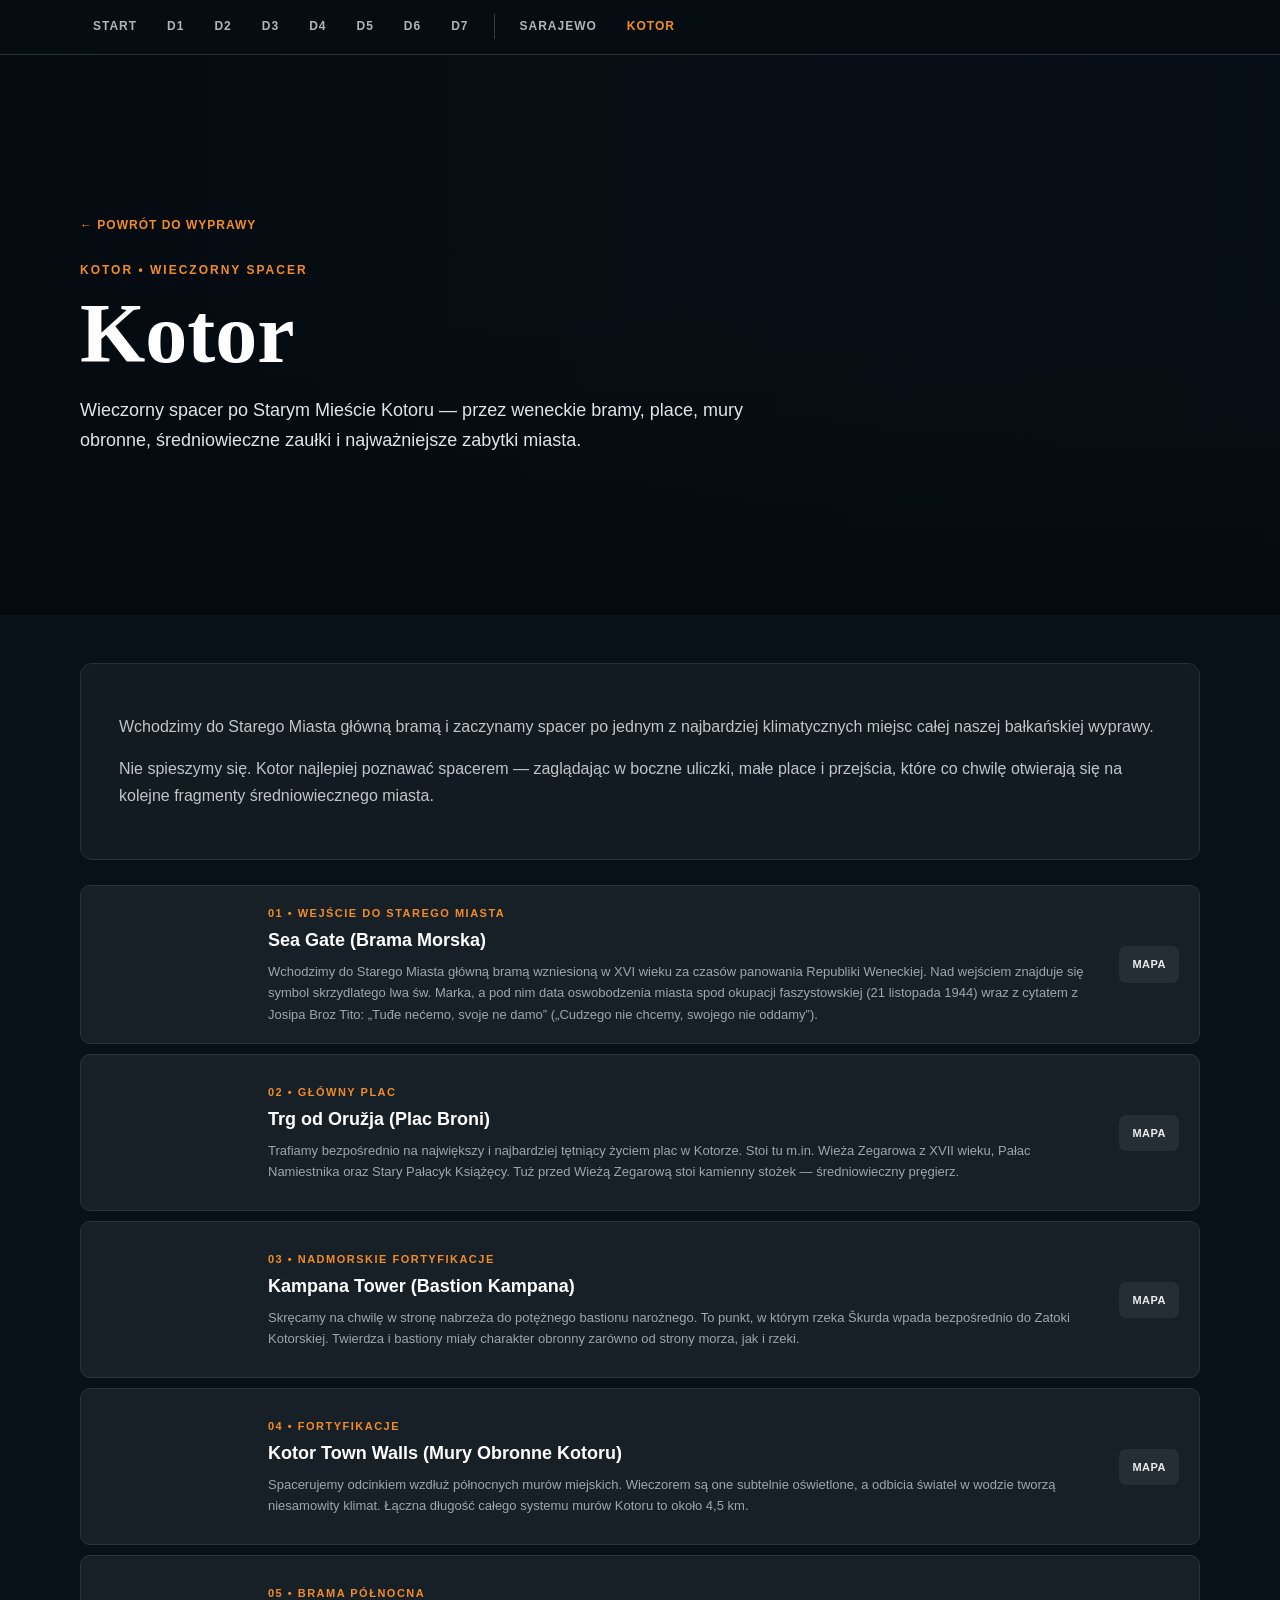
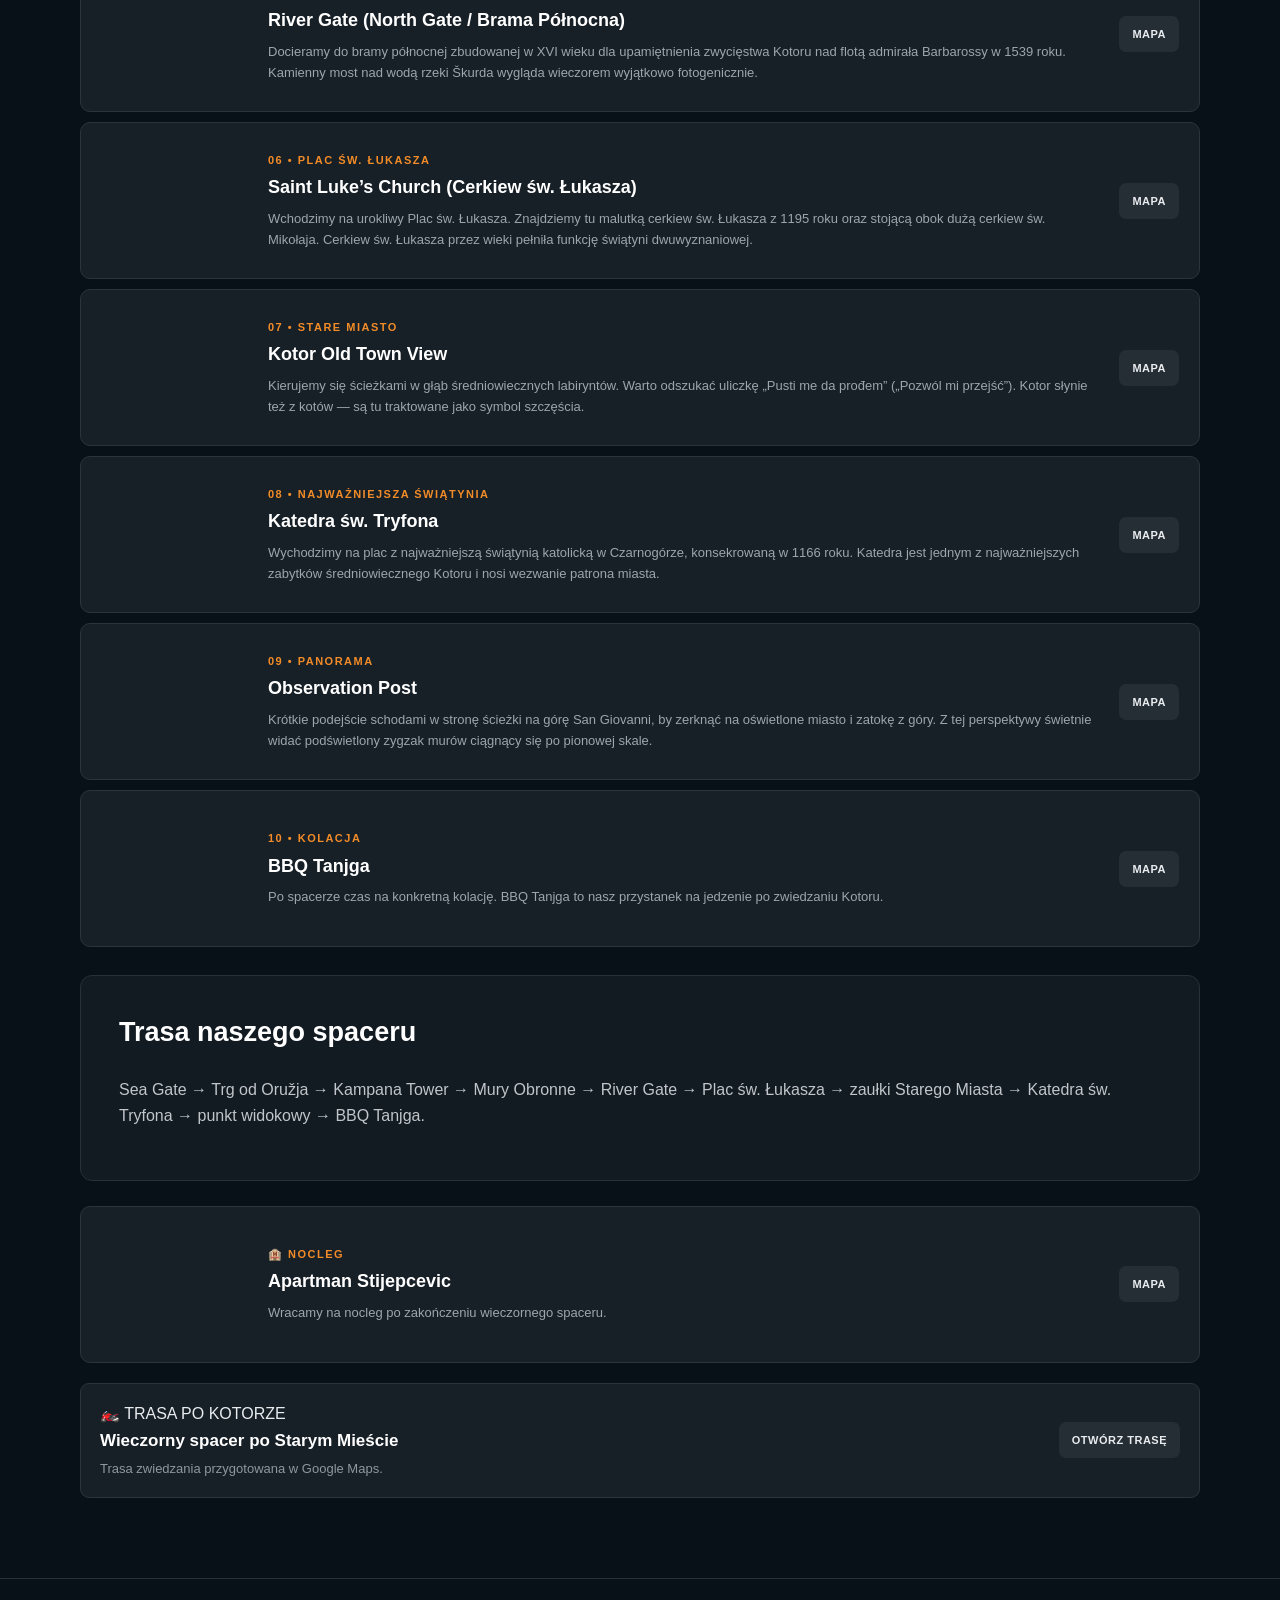
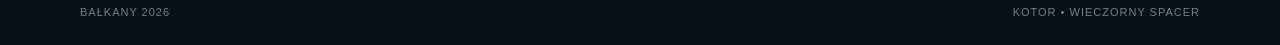
<file: kotor.html>
<!DOCTYPE html>
<html lang="pl">
<head>
<meta charset="UTF-8">
<meta name="viewport" content="width=device-width, initial-scale=1.0">
<meta name="theme-color" content="#0b0d10">
<title>Kotor — wieczorny spacer po Starym Mieście | Bałkany 2026</title>
<link rel="stylesheet" href="style.css">
<style>
.city-hero{min-height:560px;display:flex;align-items:flex-end;background:linear-gradient(90deg,rgba(4,10,15,.9),rgba(4,10,15,.42) 55%,rgba(4,10,15,.2)),linear-gradient(0deg,rgba(4,10,15,.95),transparent 55%),url('https://commons.wikimedia.org/wiki/Special:Redirect/file/Kotor_Montenegro.jpg') center/cover}.city-hero-inner{padding:80px 0 65px}.city-hero h1{font-family:Georgia,serif;font-size:clamp(50px,7vw,84px);line-height:1;margin:12px 0 20px;color:#fff}.city-hero p{max-width:720px;color:#e0e5e8;font-size:18px}.city-place{display:grid;grid-template-columns:145px 1fr;gap:22px;align-items:stretch;background:#171f27;border:1px solid #29353e;border-radius:10px;overflow:hidden}.city-place-img{min-height:155px;background-size:cover;background-position:center}.city-place-content{padding:18px 20px;display:flex;justify-content:space-between;gap:20px;align-items:center}.city-place-content h3{margin:0;color:#fff;font-size:18px}.city-place-content p{margin:5px 0 0;color:#9da6ac;font-size:13px}.city-place-content .label{font-size:11px;letter-spacing:1.5px;color:#f28c28;font-weight:800;margin-bottom:4px}.city-place-content .btn{flex:0 0 auto;background:#252e35;padding:9px 13px;font-size:11px}.city-place-content .btn:hover{background:#f28c28;color:#111}.city-route{margin-top:28px}.k1{background-image:url('https://commons.wikimedia.org/wiki/Special:Redirect/file/Sea_Gate_in_Kotor%2C_Montenegro.jpg')}.k2{background-image:url('https://commons.wikimedia.org/wiki/Special:Redirect/file/The_Arms_Square_in_Kotor.JPG')}.k3{background-image:url('https://commons.wikimedia.org/wiki/Special:Redirect/file/Cytadela_w_obr%C4%99bie_mur%C3%B3w_miejskich_w_Kotorze_01.jpg')}.k4{background-image:url('https://commons.wikimedia.org/wiki/Special:Redirect/file/Kotor_City_Wall.jpg')}.k5{background-image:url('https://commons.wikimedia.org/wiki/Special:Redirect/file/Brama_P%C3%B3%C5%82nocna_do_Starego_Miasta_w_Kotorze.jpg')}.k6{background-image:url('https://commons.wikimedia.org/wiki/Special:Redirect/file/Church_of_Saint_Luke_in_Kotor.jpg')}.k7{background-image:url('https://commons.wikimedia.org/wiki/Special:Redirect/file/Kotor_Old_Town.JPG')}.k8{background-image:url('https://commons.wikimedia.org/wiki/Special:Redirect/file/Kotor_Cathedral_church.jpg')}.k9{background-image:url('https://commons.wikimedia.org/wiki/Special:Redirect/file/San_Giovanni_Fortress%2C_Montenegro.jpg')}.k10{background-image:url('https://commons.wikimedia.org/wiki/Special:Redirect/file/Kotor_Old_Town.JPG')}.k11{background-image:url('https://commons.wikimedia.org/wiki/Special:Redirect/file/Kotor_Old_Town.JPG')}
@media(max-width:700px){.city-hero{min-height:500px}.city-hero-inner{padding:65px 0 45px}.city-place{grid-template-columns:105px 1fr}.city-place-img{min-height:150px}.city-place-content{padding:14px;display:block}.city-place-content .btn{display:inline-block;margin-top:12px}.city-place-content h3{font-size:16px}}
</style>
</head>
<body>
<nav class="day-nav"><div class="container nav-inner"><a href="index.html">START</a><a href="d1.html">D1</a><a href="d2.html">D2</a><a href="d3.html">D3</a><a href="d4.html">D4</a><a href="d5.html">D5</a><a href="d6.html">D6</a><a href="d7.html">D7</a><span class="nav-separator"></span><a href="sarajevo.html">SARAJEWO</a><a class="active" href="kotor.html">KOTOR</a></div></nav>
<header class="city-hero"><div class="container city-hero-inner"><a class="back" href="index.html">← POWRÓT DO WYPRAWY</a><div class="section-kicker">KOTOR • WIECZORNY SPACER</div><h1>Kotor</h1><p>Wieczorny spacer po Starym Mieście Kotoru — przez weneckie bramy, place, mury obronne, średniowieczne zaułki i najważniejsze zabytki miasta.</p></div></header>
<main class="container main-content">
<article class="story"><p>Wchodzimy do Starego Miasta główną bramą i zaczynamy spacer po jednym z najbardziej klimatycznych miejsc całej naszej bałkańskiej wyprawy.</p><p>Nie spieszymy się. Kotor najlepiej poznawać spacerem — zaglądając w boczne uliczki, małe place i przejścia, które co chwilę otwierają się na kolejne fragmenty średniowiecznego miasta.</p></article>
<section class="place-list">
<div class="city-place"><div class="city-place-img k1"></div><div class="city-place-content"><div><div class="label">01 • WEJŚCIE DO STAREGO MIASTA</div><h3>Sea Gate (Brama Morska)</h3><p>Wchodzimy do Starego Miasta główną bramą wzniesioną w XVI wieku za czasów panowania Republiki Weneckiej. Nad wejściem znajduje się symbol skrzydlatego lwa św. Marka, a pod nim data oswobodzenia miasta spod okupacji faszystowskiej (21 listopada 1944) wraz z cytatem z Josipa Broz Tito: „Tuđe nećemo, svoje ne damo” („Cudzego nie chcemy, swojego nie oddamy”).</p></div><a class="btn" href="https://www.google.com/maps/search/?api=1&query=Sea+Gate+Kotor" target="_blank">MAPA</a></div></div>
<div class="city-place"><div class="city-place-img k2"></div><div class="city-place-content"><div><div class="label">02 • GŁÓWNY PLAC</div><h3>Trg od Oružja (Plac Broni)</h3><p>Trafiamy bezpośrednio na największy i najbardziej tętniący życiem plac w Kotorze. Stoi tu m.in. Wieża Zegarowa z XVII wieku, Pałac Namiestnika oraz Stary Pałacyk Książęcy. Tuż przed Wieżą Zegarową stoi kamienny stożek — średniowieczny pręgierz.</p></div><a class="btn" href="https://www.google.com/maps/search/?api=1&query=Trg+od+Oruzja+Kotor" target="_blank">MAPA</a></div></div>
<div class="city-place"><div class="city-place-img k3"></div><div class="city-place-content"><div><div class="label">03 • NADMORSKIE FORTYFIKACJE</div><h3>Kampana Tower (Bastion Kampana)</h3><p>Skręcamy na chwilę w stronę nabrzeża do potężnego bastionu narożnego. To punkt, w którym rzeka Škurda wpada bezpośrednio do Zatoki Kotorskiej. Twierdza i bastiony miały charakter obronny zarówno od strony morza, jak i rzeki.</p></div><a class="btn" href="https://www.google.com/maps/search/?api=1&query=Kampana+Tower+Kotor" target="_blank">MAPA</a></div></div>
<div class="city-place"><div class="city-place-img k4"></div><div class="city-place-content"><div><div class="label">04 • FORTYFIKACJE</div><h3>Kotor Town Walls (Mury Obronne Kotoru)</h3><p>Spacerujemy odcinkiem wzdłuż północnych murów miejskich. Wieczorem są one subtelnie oświetlone, a odbicia świateł w wodzie tworzą niesamowity klimat. Łączna długość całego systemu murów Kotoru to około 4,5 km.</p></div><a class="btn" href="https://www.google.com/maps/search/?api=1&query=Kotor+Town+Walls" target="_blank">MAPA</a></div></div>
<div class="city-place"><div class="city-place-img k5"></div><div class="city-place-content"><div><div class="label">05 • BRAMA PÓŁNOCNA</div><h3>River Gate (North Gate / Brama Północna)</h3><p>Docieramy do bramy północnej zbudowanej w XVI wieku dla upamiętnienia zwycięstwa Kotoru nad flotą admirała Barbarossy w 1539 roku. Kamienny most nad wodą rzeki Škurda wygląda wieczorem wyjątkowo fotogenicznie.</p></div><a class="btn" href="https://www.google.com/maps/search/?api=1&query=River+Gate+Kotor" target="_blank">MAPA</a></div></div>
<div class="city-place"><div class="city-place-img k6"></div><div class="city-place-content"><div><div class="label">06 • PLAC ŚW. ŁUKASZA</div><h3>Saint Luke’s Church (Cerkiew św. Łukasza)</h3><p>Wchodzimy na urokliwy Plac św. Łukasza. Znajdziemy tu malutką cerkiew św. Łukasza z 1195 roku oraz stojącą obok dużą cerkiew św. Mikołaja. Cerkiew św. Łukasza przez wieki pełniła funkcję świątyni dwuwyznaniowej.</p></div><a class="btn" href="https://www.google.com/maps/search/?api=1&query=Saint+Luke%27s+Church+Kotor" target="_blank">MAPA</a></div></div>
<div class="city-place"><div class="city-place-img k7"></div><div class="city-place-content"><div><div class="label">07 • STARE MIASTO</div><h3>Kotor Old Town View</h3><p>Kierujemy się ścieżkami w głąb średniowiecznych labiryntów. Warto odszukać uliczkę „Pusti me da prođem” („Pozwól mi przejść”). Kotor słynie też z kotów — są tu traktowane jako symbol szczęścia.</p></div><a class="btn" href="https://www.google.com/maps/search/?api=1&query=Kotor+Old+Town" target="_blank">MAPA</a></div></div>
<div class="city-place"><div class="city-place-img k8"></div><div class="city-place-content"><div><div class="label">08 • NAJWAŻNIEJSZA ŚWIĄTYNIA</div><h3>Katedra św. Tryfona</h3><p>Wychodzimy na plac z najważniejszą świątynią katolicką w Czarnogórze, konsekrowaną w 1166 roku. Katedra jest jednym z najważniejszych zabytków średniowiecznego Kotoru i nosi wezwanie patrona miasta.</p></div><a class="btn" href="https://www.google.com/maps/search/?api=1&query=Cathedral+of+Saint+Tryphon+Kotor" target="_blank">MAPA</a></div></div>
<div class="city-place"><div class="city-place-img k9"></div><div class="city-place-content"><div><div class="label">09 • PANORAMA</div><h3>Observation Post</h3><p>Krótkie podejście schodami w stronę ścieżki na górę San Giovanni, by zerknąć na oświetlone miasto i zatokę z góry. Z tej perspektywy świetnie widać podświetlony zygzak murów ciągnący się po pionowej skale.</p></div><a class="btn" href="https://www.google.com/maps/search/?api=1&query=Kotor+San+Giovanni+Viewpoint" target="_blank">MAPA</a></div></div>
<div class="city-place"><div class="city-place-img k10"></div><div class="city-place-content"><div><div class="label">10 • KOLACJA</div><h3>BBQ Tanjga</h3><p>Po spacerze czas na konkretną kolację. BBQ Tanjga to nasz przystanek na jedzenie po zwiedzaniu Kotoru.</p></div><a class="btn" href="https://www.google.com/maps/search/?api=1&query=BBQ+Tanjga+Kotor" target="_blank">MAPA</a></div></div>
</section>
<section class="story city-route"><h2>Trasa naszego spaceru</h2><p>Sea Gate → Trg od Oružja → Kampana Tower → Mury Obronne → River Gate → Plac św. Łukasza → zaułki Starego Miasta → Katedra św. Tryfona → punkt widokowy → BBQ Tanjga.</p></section>
<section class="place-list"><div class="city-place"><div class="city-place-img k11"></div><div class="city-place-content"><div><div class="label">🏨 NOCLEG</div><h3>Apartman Stijepcevic</h3><p>Wracamy na nocleg po zakończeniu wieczornego spaceru.</p></div><a class="btn" href="https://www.google.com/maps/search/?api=1&query=Apartman+Stijepcevic+Kotor" target="_blank">MAPA</a></div></div><div class="place" style="margin-top:10px"><div><div class="label">🏍️ TRASA PO KOTORZE</div><h3>Wieczorny spacer po Starym Mieście</h3><p>Trasa zwiedzania przygotowana w Google Maps.</p></div><a class="btn" href="https://maps.app.goo.gl/z6yTzKcXEj5ZsvTQ8" target="_blank">OTWÓRZ TRASĘ</a></div></section>
</main>
<footer class="footer"><div class="container"><span>BAŁKANY 2026</span><span>KOTOR • WIECZORNY SPACER</span></div></footer>
</body>
</html>
</file>
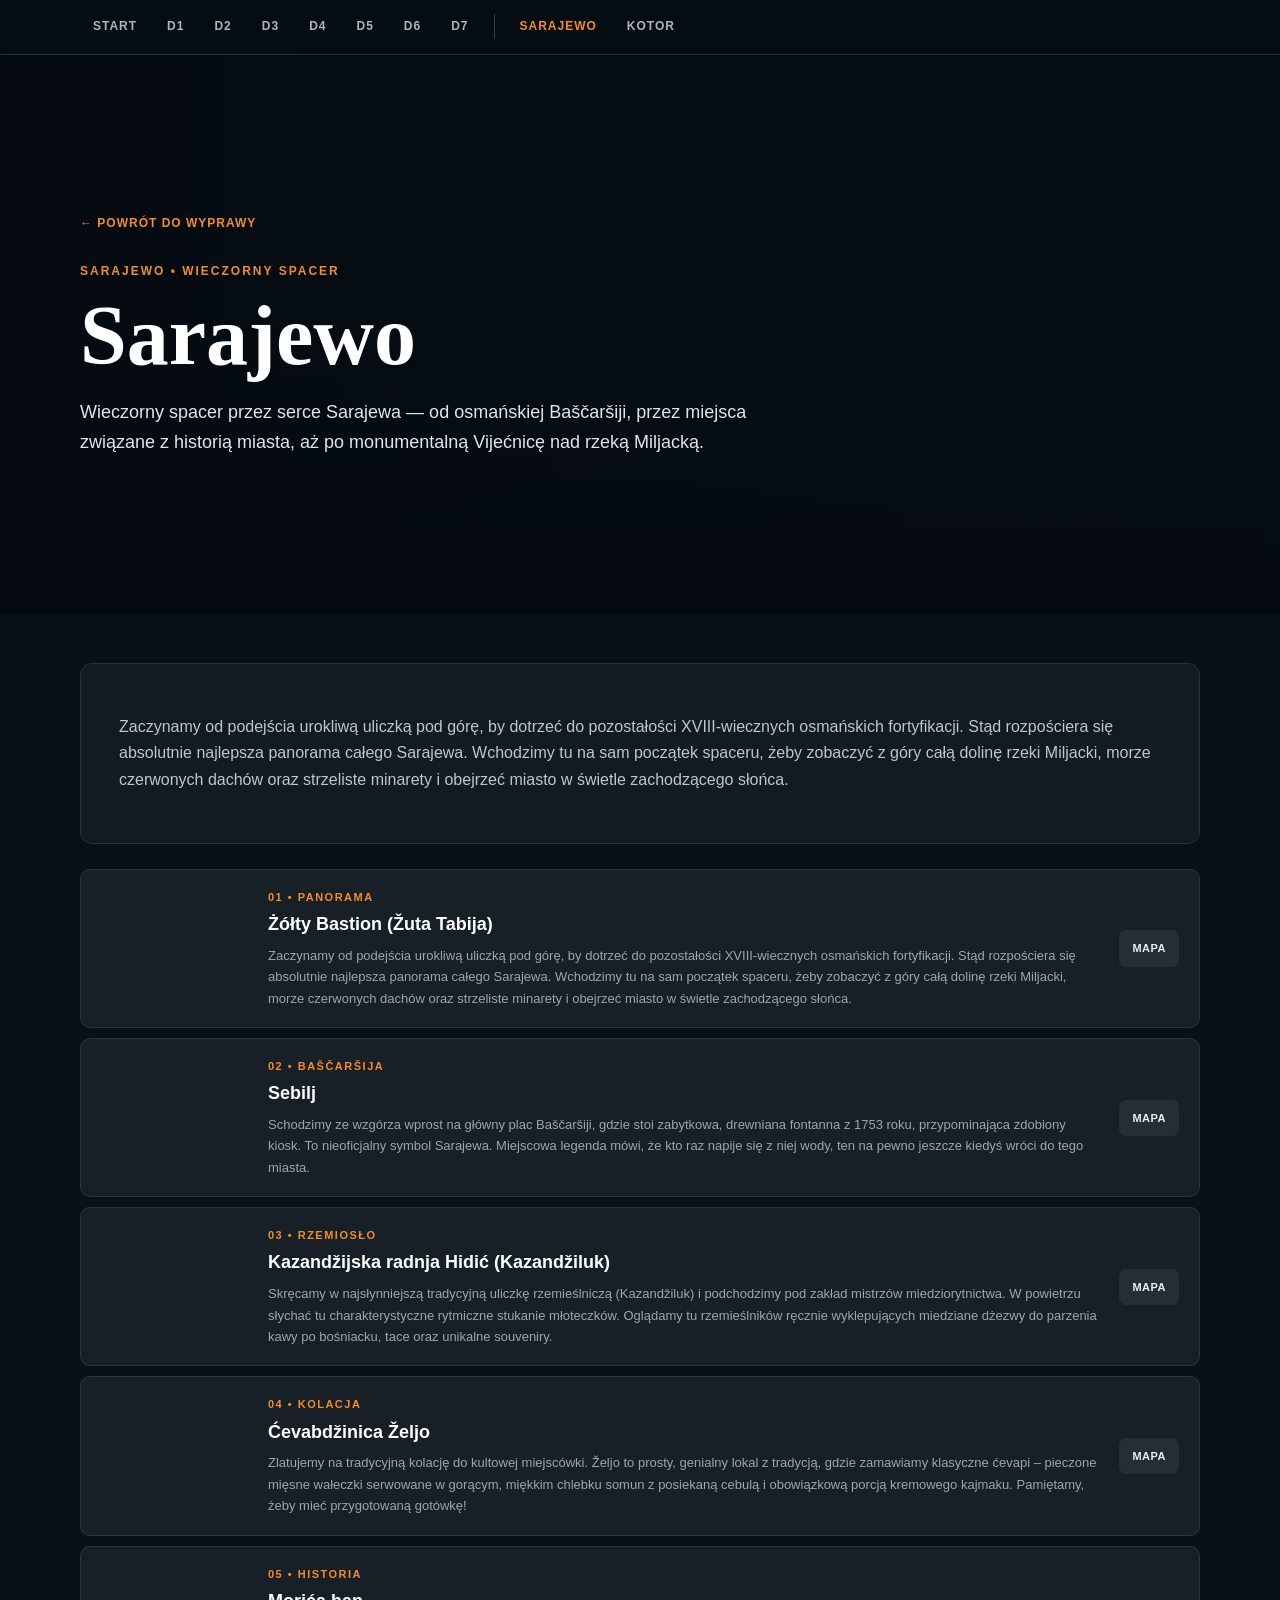
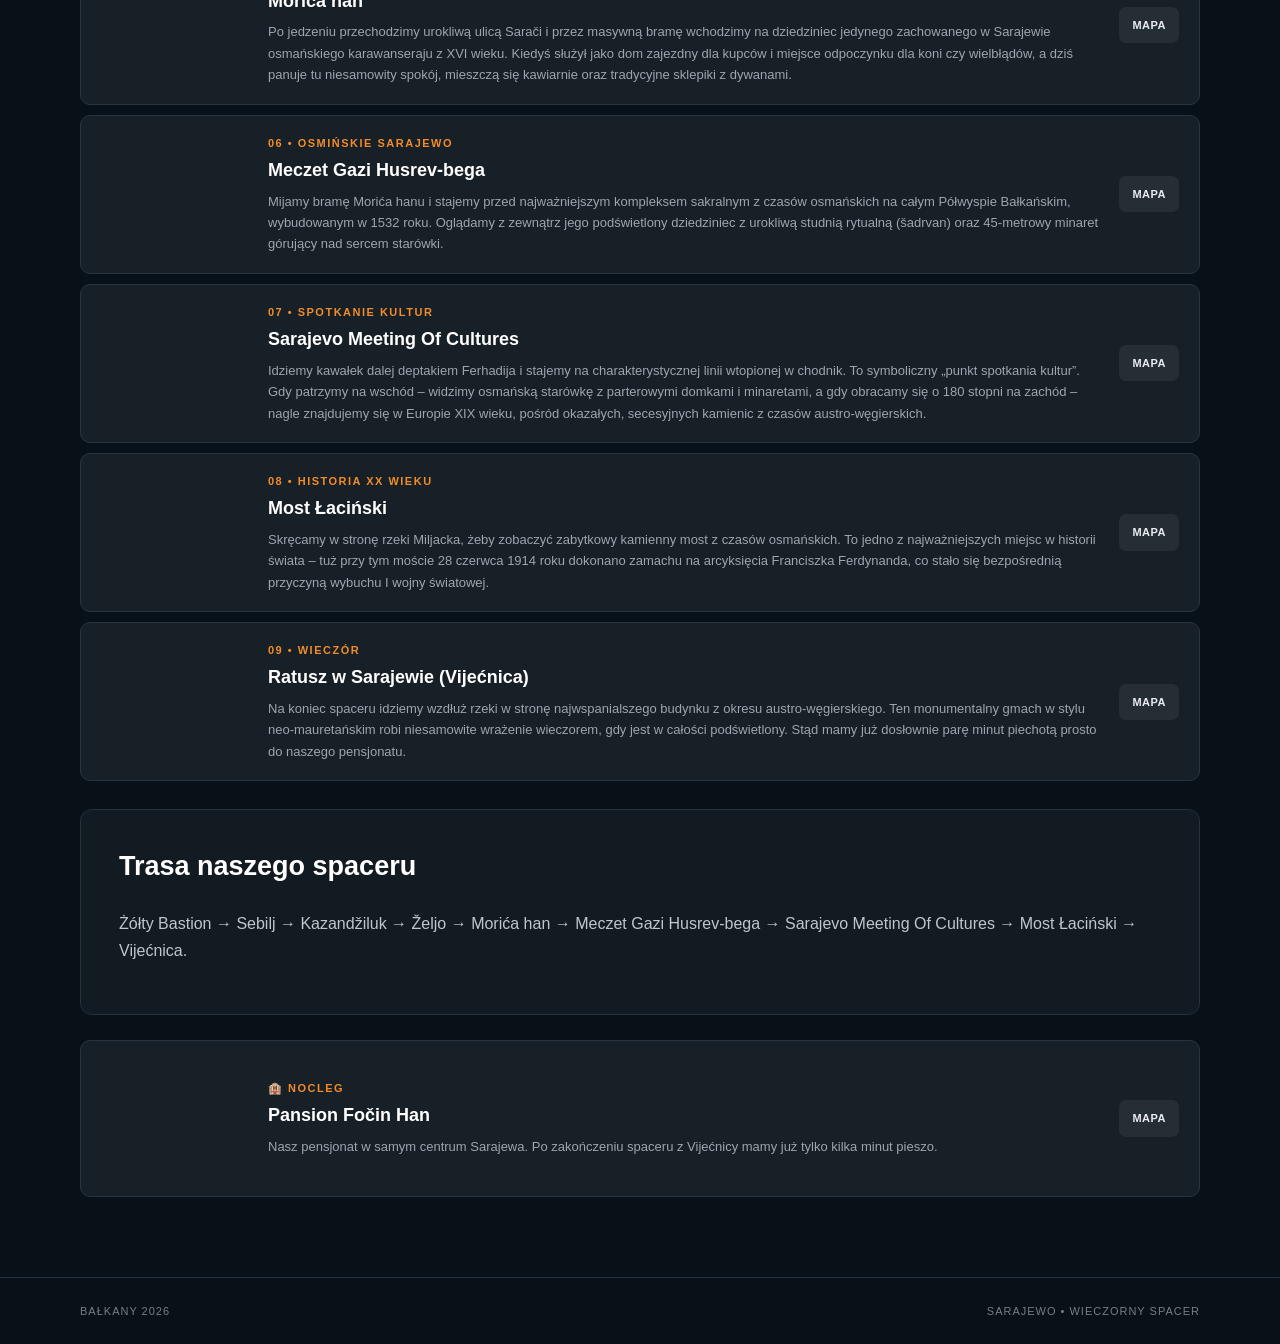
<file: sarajevo.html>
<!DOCTYPE html>
<html lang="pl">
<head>
<meta charset="UTF-8">
<meta name="viewport" content="width=device-width, initial-scale=1.0">
<meta name="theme-color" content="#0b0d10">
<title>Sarajewo — spacer po mieście | Bałkany 2026</title>
<link rel="stylesheet" href="style.css">
<style>
.city-hero{min-height:560px;display:flex;align-items:flex-end;background:linear-gradient(90deg,rgba(4,10,15,.9),rgba(4,10,15,.45) 55%,rgba(4,10,15,.2)),linear-gradient(0deg,rgba(4,10,15,.95),transparent 55%),url('https://commons.wikimedia.org/wiki/Special:Redirect/file/Sarajevo_B_panorama.JPG') center/cover}.city-hero-inner{padding:80px 0 65px}.city-hero h1{font-family:Georgia,serif;font-size:clamp(50px,7vw,84px);line-height:1;margin:12px 0 20px;color:#fff}.city-hero p{max-width:720px;color:#e0e5e8;font-size:18px}.city-hero .back{margin-bottom:28px}.city-place{display:grid;grid-template-columns:145px 1fr;gap:22px;align-items:stretch;background:#171f27;border:1px solid #29353e;border-radius:10px;overflow:hidden}.city-place-img{min-height:155px;background-size:cover;background-position:center}.city-place-content{padding:18px 20px;display:flex;justify-content:space-between;gap:20px;align-items:center}.city-place-content h3{margin:0;color:#fff;font-size:18px}.city-place-content p{margin:5px 0 0;color:#9da6ac;font-size:13px}.city-place-content .label{font-size:11px;letter-spacing:1.5px;color:#f28c28;font-weight:800;margin-bottom:4px}.city-place-content .btn{flex:0 0 auto;background:#252e35;padding:9px 13px;font-size:11px}.city-place-content .btn:hover{background:#f28c28;color:#111}.city-route{margin-top:28px}.city-route .story{background:#121a22}.city-credit{font-size:9px!important;color:#778087!important;margin-top:10px!important}.s1{background-image:url('https://commons.wikimedia.org/wiki/Special:Redirect/file/Zuta_tabija_-_Yellow_Fortress_view_of_Sarajevo.JPG')}.s2{background-image:url('https://commons.wikimedia.org/wiki/Special:Redirect/file/Sebilj_Sarajevo.jpg')}.s3{background-image:url('https://commons.wikimedia.org/wiki/Special:Redirect/file/Kazandziluk.jpg')}.s4{background-image:url('https://commons.wikimedia.org/wiki/Special:Redirect/file/Cevabdzinica_Zeljo.jpg')}.s5{background-image:url('https://commons.wikimedia.org/wiki/Special:Redirect/file/Morica_Han.jpg')}.s6{background-image:url('https://commons.wikimedia.org/wiki/Special:Redirect/file/Sarajevo_-_Gazi_Husrevbegova_(49090414781).jpg')}.s7{background-image:url('https://commons.wikimedia.org/wiki/Special:Redirect/file/Buiobuione-Sarajevo-Meeting-of-Cultures-23-04-2018.jpg')}.s8{background-image:url('https://commons.wikimedia.org/wiki/Special:Redirect/file/Latin_Bridge_in_Sarajevo.jpg')}.s9{background-image:url('https://commons.wikimedia.org/wiki/Special:Redirect/file/Sarajevo_City_Hall_Vijecnica_(23242695334).jpg')}.s10{background-image:url('https://commons.wikimedia.org/wiki/Special:Redirect/file/Morica_Han.jpg')}
@media(max-width:700px){.city-hero{min-height:500px}.city-hero-inner{padding:65px 0 45px}.city-place{grid-template-columns:105px 1fr}.city-place-img{min-height:150px}.city-place-content{padding:14px;display:block}.city-place-content .btn{display:inline-block;margin-top:12px}.city-place-content h3{font-size:16px}}
</style>
</head>
<body>
<nav class="day-nav"><div class="container nav-inner"><a href="index.html">START</a><a href="d1.html">D1</a><a href="d2.html">D2</a><a href="d3.html">D3</a><a href="d4.html">D4</a><a href="d5.html">D5</a><a href="d6.html">D6</a><a href="d7.html">D7</a><span class="nav-separator"></span><a class="active" href="sarajevo.html">SARAJEWO</a><a href="kotor.html">KOTOR</a></div></nav>
<header class="city-hero"><div class="container city-hero-inner"><a class="back" href="index.html">← POWRÓT DO WYPRAWY</a><div class="section-kicker">SARAJEWO • WIECZORNY SPACER</div><h1>Sarajewo</h1><p>Wieczorny spacer przez serce Sarajewa — od osmańskiej Baščaršiji, przez miejsca związane z historią miasta, aż po monumentalną Vijećnicę nad rzeką Miljacką.</p></div></header>
<main class="container main-content">
<article class="story"><p>Zaczynamy od podejścia urokliwą uliczką pod górę, by dotrzeć do pozostałości XVIII-wiecznych osmańskich fortyfikacji. Stąd rozpościera się absolutnie najlepsza panorama całego Sarajewa. Wchodzimy tu na sam początek spaceru, żeby zobaczyć z góry całą dolinę rzeki Miljacki, morze czerwonych dachów oraz strzeliste minarety i obejrzeć miasto w świetle zachodzącego słońca.</p></article>
<section class="place-list">
<div class="city-place"><div class="city-place-img s1"></div><div class="city-place-content"><div><div class="label">01 • PANORAMA</div><h3>Żółty Bastion (Žuta Tabija)</h3><p>Zaczynamy od podejścia urokliwą uliczką pod górę, by dotrzeć do pozostałości XVIII-wiecznych osmańskich fortyfikacji. Stąd rozpościera się absolutnie najlepsza panorama całego Sarajewa. Wchodzimy tu na sam początek spaceru, żeby zobaczyć z góry całą dolinę rzeki Miljacki, morze czerwonych dachów oraz strzeliste minarety i obejrzeć miasto w świetle zachodzącego słońca.</p></div><a class="btn" href="https://maps.google.com/?cid=16792942467110656712" target="_blank">MAPA</a></div></div>
<div class="city-place"><div class="city-place-img s2"></div><div class="city-place-content"><div><div class="label">02 • BAŠČARŠIJA</div><h3>Sebilj</h3><p>Schodzimy ze wzgórza wprost na główny plac Baščaršiji, gdzie stoi zabytkowa, drewniana fontanna z 1753 roku, przypominająca zdobiony kiosk. To nieoficjalny symbol Sarajewa. Miejscowa legenda mówi, że kto raz napije się z niej wody, ten na pewno jeszcze kiedyś wróci do tego miasta.</p></div><a class="btn" href="https://maps.google.com/?cid=118481914602997913" target="_blank">MAPA</a></div></div>
<div class="city-place"><div class="city-place-img s3"></div><div class="city-place-content"><div><div class="label">03 • RZEMIOSŁO</div><h3>Kazandžijska radnja Hidić (Kazandžiluk)</h3><p>Skręcamy w najsłynniejszą tradycyjną uliczkę rzemieślniczą (Kazandžiluk) i podchodzimy pod zakład mistrzów miedziorytnictwa. W powietrzu słychać tu charakterystyczne rytmiczne stukanie młoteczków. Oglądamy tu rzemieślników ręcznie wyklepujących miedziane dżezwy do parzenia kawy po bośniacku, tace oraz unikalne souveniry.</p></div><a class="btn" href="https://maps.google.com/?cid=1768031388473087977" target="_blank">MAPA</a></div></div>
<div class="city-place"><div class="city-place-img s4"></div><div class="city-place-content"><div><div class="label">04 • KOLACJA</div><h3>Ćevabdžinica Željo</h3><p>Zlatujemy na tradycyjną kolację do kultowej miejscówki. Željo to prosty, genialny lokal z tradycją, gdzie zamawiamy klasyczne ćevapi – pieczone mięsne wałeczki serwowane w gorącym, miękkim chlebku somun z posiekaną cebulą i obowiązkową porcją kremowego kajmaku. Pamiętamy, żeby mieć przygotowaną gotówkę!</p></div><a class="btn" href="https://maps.google.com/?cid=12718130924423496098" target="_blank">MAPA</a></div></div>
<div class="city-place"><div class="city-place-img s5"></div><div class="city-place-content"><div><div class="label">05 • HISTORIA</div><h3>Morića han</h3><p>Po jedzeniu przechodzimy urokliwą ulicą Sarači i przez masywną bramę wchodzimy na dziedziniec jedynego zachowanego w Sarajewie osmańskiego karawanseraju z XVI wieku. Kiedyś służył jako dom zajezdny dla kupców i miejsce odpoczynku dla koni czy wielbłądów, a dziś panuje tu niesamowity spokój, mieszczą się kawiarnie oraz tradycyjne sklepiki z dywanami.</p></div><a class="btn" href="https://maps.google.com/?cid=16420244526942448218" target="_blank">MAPA</a></div></div>
<div class="city-place"><div class="city-place-img s6"></div><div class="city-place-content"><div><div class="label">06 • OSMIŃSKIE SARAJEWO</div><h3>Meczet Gazi Husrev-bega</h3><p>Mijamy bramę Morića hanu i stajemy przed najważniejszym kompleksem sakralnym z czasów osmańskich na całym Półwyspie Bałkańskim, wybudowanym w 1532 roku. Oglądamy z zewnątrz jego podświetlony dziedziniec z urokliwą studnią rytualną (šadrvan) oraz 45-metrowy minaret górujący nad sercem starówki.</p></div><a class="btn" href="https://maps.google.com/?cid=15073127886332873602" target="_blank">MAPA</a></div></div>
<div class="city-place"><div class="city-place-img s7"></div><div class="city-place-content"><div><div class="label">07 • SPOTKANIE KULTUR</div><h3>Sarajevo Meeting Of Cultures</h3><p>Idziemy kawałek dalej deptakiem Ferhadija i stajemy na charakterystycznej linii wtopionej w chodnik. To symboliczny „punkt spotkania kultur”. Gdy patrzymy na wschód – widzimy osmańską starówkę z parterowymi domkami i minaretami, a gdy obracamy się o 180 stopni na zachód – nagle znajdujemy się w Europie XIX wieku, pośród okazałych, secesyjnych kamienic z czasów austro-węgierskich.</p></div><a class="btn" href="https://maps.google.com/?cid=16419615630159606600" target="_blank">MAPA</a></div></div>
<div class="city-place"><div class="city-place-img s8"></div><div class="city-place-content"><div><div class="label">08 • HISTORIA XX WIEKU</div><h3>Most Łaciński</h3><p>Skręcamy w stronę rzeki Miljacka, żeby zobaczyć zabytkowy kamienny most z czasów osmańskich. To jedno z najważniejszych miejsc w historii świata – tuż przy tym moście 28 czerwca 1914 roku dokonano zamachu na arcyksięcia Franciszka Ferdynanda, co stało się bezpośrednią przyczyną wybuchu I wojny światowej.</p></div><a class="btn" href="https://maps.google.com/?cid=15825756443312215899" target="_blank">MAPA</a></div></div>
<div class="city-place"><div class="city-place-img s9"></div><div class="city-place-content"><div><div class="label">09 • WIECZÓR</div><h3>Ratusz w Sarajewie (Vijećnica)</h3><p>Na koniec spaceru idziemy wzdłuż rzeki w stronę najwspanialszego budynku z okresu austro-węgierskiego. Ten monumentalny gmach w stylu neo-mauretańskim robi niesamowite wrażenie wieczorem, gdy jest w całości podświetlony. Stąd mamy już dosłownie parę minut piechotą prosto do naszego pensjonatu.</p></div><a class="btn" href="https://maps.google.com/?cid=12370396983090511242" target="_blank">MAPA</a></div></div>
</section>
<section class="story city-route"><h2>Trasa naszego spaceru</h2><p>Żółty Bastion → Sebilj → Kazandžiluk → Željo → Morića han → Meczet Gazi Husrev-bega → Sarajevo Meeting Of Cultures → Most Łaciński → Vijećnica.</p></section>
<section class="place-list"><div class="city-place"><div class="city-place-img s10"></div><div class="city-place-content"><div><div class="label">🏨 NOCLEG</div><h3>Pansion Fočin Han</h3><p>Nasz pensjonat w samym centrum Sarajewa. Po zakończeniu spaceru z Vijećnicy mamy już tylko kilka minut pieszo.</p></div><a class="btn" href="https://www.google.com/maps/search/?api=1&query=Pansion+Focin+Han+Sarajevo" target="_blank">MAPA</a></div></div></section>
</main>
<footer class="footer"><div class="container"><span>BAŁKANY 2026</span><span>SARAJEWO • WIECZORNY SPACER</span></div></footer>
</body>
</html>
</file>
<file: style.css>
*{box-sizing:border-box}html{scroll-behavior:smooth}body{margin:0;background:#081018;color:#e9ecef;font-family:Arial,Helvetica,sans-serif;line-height:1.65;overflow-x:hidden}a{color:inherit;text-decoration:none}.container{width:min(1120px,calc(100% - 32px));margin:auto}.hero{min-height:520px;background:linear-gradient(180deg,rgba(5,7,9,.28),#0b0d10 94%),linear-gradient(90deg,rgba(5,7,9,.82),rgba(5,7,9,.18)),url('https://coastlinedrive.life/themes/coastlinedrive-life/images/articles/montenegro/bay-of-kotor/image_slot_2.webp') center/cover;display:flex;align-items:flex-end}.hero-overlay{width:100%;padding:90px 0 70px}.eyebrow,.section-kicker{color:#f28c28;font-size:12px;font-weight:800;letter-spacing:2px;text-transform:uppercase}.hero h1{font-size:clamp(42px,7vw,78px);line-height:1;margin:14px 0 20px;max-width:850px}.hero-lead{font-size:clamp(18px,2.5vw,24px);max-width:720px;color:#d1d5d8;margin:0 0 30px}.hero-actions{display:flex;gap:12px;flex-wrap:wrap}.btn{display:inline-block;padding:13px 20px;border-radius:7px;font-size:13px;font-weight:800;letter-spacing:.5px}.btn-primary{background:#f28c28;color:#111}.btn-primary:hover{background:#ff9d3d}.day-nav{position:sticky;top:0;z-index:20;background:rgba(7,13,19,.94);backdrop-filter:blur(10px);border-bottom:1px solid #26313a}.nav-inner{display:flex;align-items:center;gap:4px;overflow-x:auto;white-space:nowrap;-webkit-overflow-scrolling:touch;scrollbar-width:none}.nav-inner::-webkit-scrollbar{display:none}.day-nav a{padding:17px 13px;color:#aeb5bb;font-size:12px;font-weight:800;letter-spacing:1px;flex:0 0 auto}.day-nav a:hover,.day-nav a.active{color:#f28c28}.nav-separator{width:1px;height:25px;background:#303b44;margin:0 8px;flex:0 0 auto}.main-content{padding:48px 0 80px}.card,.day-card,.special-card{background:#101820;border:1px solid #26313a;border-radius:12px}.intro{padding:34px 38px;margin-bottom:24px}.intro h2,.day-card h2,.special-card h2{margin:7px 0 12px;line-height:1.2;color:#fff}.intro h2{font-size:32px}.intro p{max-width:900px;color:#b9c0c5}.days{display:grid;gap:12px}.day-card{display:grid;grid-template-columns:90px 1fr;gap:20px;padding:28px;transition:.2s}.day-card:hover,.special-card:hover{border-color:#f28c28;transform:translateY(-2px)}.day-number{font-size:44px;line-height:1;color:#f28c28;font-weight:900}.day-card h2{font-size:24px}.day-card p{margin:0 0 14px;color:#b9c0c5}.text-link{color:#f28c28;font-size:12px;font-weight:900;letter-spacing:1px}.special-grid{display:grid;grid-template-columns:1fr 1fr;gap:12px;margin-top:24px}.special-card{padding:30px}.special-card h2{font-size:30px}.special-card p{color:#b9c0c5}.special-card span{font-size:12px;font-weight:900;letter-spacing:1px;color:#f28c28}.footer{border-top:1px solid #26313a;color:#777f85;font-size:11px;letter-spacing:1px}.footer .container{display:flex;justify-content:space-between;gap:20px;padding:24px 0}.page-head{padding:65px 0 45px;background:linear-gradient(180deg,#15191d,#0b0d10)}.page-head h1{font-size:clamp(38px,6vw,64px);line-height:1.05;margin:10px 0}.page-lead{color:#b9c0c5;font-size:18px;max-width:780px}.route-box{display:flex;gap:10px;flex-wrap:wrap;margin:28px 0}.info-grid{display:grid;grid-template-columns:repeat(3,1fr);gap:12px;margin:22px 0}.info-box{background:#121a22;border:1px solid #26313a;border-radius:10px;padding:20px}.info-box .label{font-size:11px;text-transform:uppercase;letter-spacing:1.5px;color:#7f878d;font-weight:800}.info-box strong{display:block;margin-top:5px;color:#fff}.story{background:#121a22;border:1px solid #26313a;border-radius:12px;padding:34px 38px}.story h2{font-size:27px;color:#fff;margin-top:0}.story h3{font-size:20px;color:#f28c28;margin-top:30px}.story p{color:#c0c6ca}.place-list{display:grid;gap:10px;margin-top:25px}.place{display:flex;justify-content:space-between;align-items:center;gap:20px;background:#171f27;border:1px solid #29353e;border-radius:9px;padding:17px 19px}.place h3{margin:0;color:#fff;font-size:17px}.place p{margin:3px 0 0;color:#8f989e;font-size:13px}.place .btn{padding:9px 13px;font-size:11px;background:#252e35}.place .btn:hover{background:#f28c28;color:#111}.back{display:inline-block;color:#f28c28;font-size:12px;font-weight:800;letter-spacing:1px;margin-bottom:25px}.d1-page{background:#081018}.d1-hero{position:relative;min-height:610px;display:flex;align-items:flex-end;overflow:hidden;background-image:linear-gradient(90deg,rgba(4,10,15,.92) 0%,rgba(4,10,15,.72) 38%,rgba(4,10,15,.22) 72%,rgba(4,10,15,.45) 100%),linear-gradient(0deg,rgba(4,10,15,.95) 0%,rgba(4,10,15,.08) 48%,rgba(4,10,15,.16) 100%),url('https://commons.wikimedia.org/wiki/Special:Redirect/file/Srebrenik_Castle.JPG');background-size:cover;background-position:center 52%}.d1-hero:after{content:'';position:absolute;inset:auto 0 0;height:1px;background:rgba(255,255,255,.18)}.d1-hero-inner{position:relative;z-index:1;width:100%;padding:76px 0 58px}.d1-meta{display:flex;align-items:center;gap:18px;margin-bottom:20px}.d1-badge{border:1px solid rgba(255,255,255,.65);padding:8px 14px;font-size:12px;letter-spacing:3px;font-weight:800}.d1-date{font-size:12px;letter-spacing:2px;color:#d3d9dd}.d1-hero h1{font-family:Georgia,'Times New Roman',serif;font-size:clamp(48px,6.3vw,84px);line-height:.98;max-width:850px;margin:0 0 22px;color:#fff}.d1-subtitle{font-size:12px;letter-spacing:4px;text-transform:uppercase;color:#f1f3f4;margin-bottom:25px}.d1-hero-lead{max-width:620px;font-size:18px;color:#e0e5e8;margin:0 0 30px}.d1-routes{display:flex;gap:14px;flex-wrap:wrap}.d1-route-btn{display:inline-flex;align-items:center;gap:10px;background:#f1e4cf;color:#101820;padding:15px 23px;border-radius:30px;font-size:12px;font-weight:900;letter-spacing:.5px}.d1-route-btn:hover{background:#f28c28}.d1-main{padding:0 0 70px}.d1-panel-grid{display:grid;grid-template-columns:1fr 1.45fr 1fr;gap:0;background:#0b141c;border-bottom:1px solid #26343d}.d1-panel{padding:38px 28px;border-right:1px solid #26343d}.d1-panel:last-child{border-right:0}.d1-panel h2{font-size:16px;letter-spacing:2px;text-transform:uppercase;color:#eee;margin:0 0 24px}.d1-timeline{position:relative;padding-left:31px}.d1-timeline:before{content:'';position:absolute;left:9px;top:6px;bottom:6px;width:1px;background:#65717a}.d1-step{position:relative;margin-bottom:25px}.d1-step:last-child{margin-bottom:0}.d1-step:before{content:'';position:absolute;left:-27px;top:6px;width:9px;height:9px;border-radius:50%;background:#eee;border:3px solid #0b141c}.d1-step .ico{position:absolute;left:-58px;top:-4px;font-size:19px}.d1-step strong{display:block;font-family:Georgia,serif;font-size:18px;color:#fff}.d1-step span{display:block;color:#89949b;font-size:12px;line-height:1.45;margin-top:2px}.d1-highlights{display:grid;gap:14px}.d1-highlight{display:grid;grid-template-columns:105px 1fr;min-height:92px;background:#101b24;border:1px solid #273640;border-radius:7px;overflow:hidden}.d1-highlight-img{background-size:cover;background-position:center}.d1-highlight-text{padding:13px 15px}.d1-highlight-text h3{font-family:Georgia,serif;margin:0 0 4px;font-size:17px;color:#fff}.d1-highlight-text p{margin:0;color:#a7b0b6;font-size:12px;line-height:1.45}.d1-route-list{display:grid;gap:10px}.d1-route-card{display:block;padding:15px 16px;border:1px solid #40515d;border-radius:7px;background:#0f1921}.d1-route-card:hover{border-color:#f28c28}.d1-route-card strong{display:block;color:#fff;font-size:13px}.d1-route-card span{display:block;color:#8f9ba2;font-size:11px;margin-top:2px}.d1-side-block{margin-top:26px}.d1-side-block h3{font-size:13px;letter-spacing:2px;text-transform:uppercase;color:#eee;margin:0 0 12px}.d1-side-card{padding:15px 16px;border:1px solid #40515d;border-radius:7px;background:#0f1921}.d1-side-card strong{display:block;color:#fff}.d1-side-card span{display:block;color:#8f9ba2;font-size:11px;margin-top:3px}.d1-bottom{min-height:210px;background-image:linear-gradient(rgba(5,12,18,.68),rgba(5,12,18,.8)),url('https://commons.wikimedia.org/wiki/Special:Redirect/file/Sarajevo_B_panorama.JPG');background-size:cover;background-position:center 55%;display:flex;align-items:center;justify-content:center;text-align:center}.d1-bottom p{font-family:Georgia,serif;font-style:italic;font-size:24px;color:#eef0f2;margin:0}.d1-bottom small{display:block;margin-top:18px;color:#d6dadd;letter-spacing:4px;font-size:10px}.d1-credit{font-size:9px!important;letter-spacing:0!important;color:#879198!important;margin-top:12px!important;font-family:Arial,sans-serif!important;font-style:normal!important}.d0-page{background:#081018}.d0-hero{position:relative;min-height:610px;display:flex;align-items:flex-end;overflow:hidden;background-image:linear-gradient(90deg,rgba(4,10,15,.92) 0%,rgba(4,10,15,.7) 40%,rgba(4,10,15,.24) 75%,rgba(4,10,15,.42) 100%),linear-gradient(0deg,rgba(4,10,15,.95) 0%,rgba(4,10,15,.08) 48%,rgba(4,10,15,.16) 100%),url('https://images.unsplash.com/photo-1500534623283-312aade485b7?auto=format&fit=crop&w=2000&q=85');background-size:cover;background-position:center 52%}.d0-hero-inner{position:relative;z-index:1;width:100%;padding:76px 0 58px}.d0-meta{display:flex;align-items:center;gap:18px;margin-bottom:20px}.d0-badge{border:1px solid rgba(255,255,255,.65);padding:8px 14px;font-size:12px;letter-spacing:3px;font-weight:800}.d0-date{font-size:12px;letter-spacing:2px;color:#d3d9dd}.d0-hero h1{font-family:Georgia,'Times New Roman',serif;font-size:clamp(48px,6.3vw,84px);line-height:.98;max-width:850px;margin:0 0 22px;color:#fff}.d0-subtitle{font-size:12px;letter-spacing:4px;text-transform:uppercase;color:#f1f3f4;margin-bottom:25px}.d0-hero-lead{max-width:650px;font-size:18px;color:#e0e5e8;margin:0 0 30px}.d0-routes{display:flex;gap:14px;flex-wrap:wrap}.d0-route-btn{display:inline-flex;align-items:center;gap:10px;background:#f1e4cf;color:#101820;padding:15px 23px;border-radius:30px;font-size:12px;font-weight:900;letter-spacing:.5px}.d0-route-btn:hover{background:#f28c28}.d0-main{padding:0 0 70px}.d0-panel-grid{display:grid;grid-template-columns:1fr 1.45fr 1fr;gap:0;background:#0b141c;border-bottom:1px solid #26343d}.d0-panel{padding:38px 28px;border-right:1px solid #26343d}.d0-panel:last-child{border-right:0}.d0-panel h2{font-size:16px;letter-spacing:2px;text-transform:uppercase;color:#eee;margin:0 0 24px}.d0-timeline{position:relative;padding-left:31px}.d0-timeline:before{content:'';position:absolute;left:9px;top:6px;bottom:6px;width:1px;background:#65717a}.d0-step{position:relative;margin-bottom:25px}.d0-step:last-child{margin-bottom:0}.d0-step:before{content:'';position:absolute;left:-27px;top:6px;width:9px;height:9px;border-radius:50%;background:#eee;border:3px solid #0b141c}.d0-step .ico{position:absolute;left:-58px;top:-4px;font-size:19px}.d0-step strong{display:block;font-family:Georgia,serif;font-size:18px;color:#fff}.d0-step span{display:block;color:#89949b;font-size:12px;line-height:1.45;margin-top:2px}.d0-highlights{display:grid;gap:14px}.d0-highlight{display:grid;grid-template-columns:105px 1fr;min-height:92px;background:#101b24;border:1px solid #273640;border-radius:7px;overflow:hidden}.d0-highlight-img{background-size:cover;background-position:center}.d0-road{background-image:url('https://images.unsplash.com/photo-1464822759023-fed622ff2c3b?auto=format&fit=crop&w=900&q=80')}.d0-dinner{background-image:url('https://images.unsplash.com/photo-1515003197210-e0cd71810b5f?auto=format&fit=crop&w=900&q=80')}.d0-morning{background-image:url('https://images.unsplash.com/photo-1469474968028-56623f02e42e?auto=format&fit=crop&w=900&q=80')}.d0-highlight-text{padding:13px 15px}.d0-highlight-text h3{font-family:Georgia,serif;margin:0 0 4px;font-size:17px;color:#fff}.d0-highlight-text p{margin:0;color:#a7b0b6;font-size:12px;line-height:1.45}.d0-route-list{display:grid;gap:10px}.d0-route-card,.d0-side-card{display:block;padding:15px 16px;border:1px solid #40515d;border-radius:7px;background:#0f1921}.d0-route-card:hover,.d0-side-card:hover{border-color:#f28c28}.d0-route-card strong,.d0-side-card strong{display:block;color:#fff;font-size:13px}.d0-route-card span,.d0-side-card span{display:block;color:#8f9ba2;font-size:11px;margin-top:2px}.d0-side-block{margin-top:26px}.d0-side-block h3{font-size:13px;letter-spacing:2px;text-transform:uppercase;color:#eee;margin:0 0 12px}.d0-story-wrap{padding-top:34px}.d0-bottom{min-height:210px;background-image:linear-gradient(rgba(5,12,18,.68),rgba(5,12,18,.8)),url('https://images.unsplash.com/photo-1500534623283-312aade485b7?auto=format&fit=crop&w=2000&q=85');background-size:cover;background-position:center 55%;display:flex;align-items:center;justify-content:center;text-align:center}.d0-bottom p{font-family:Georgia,serif;font-style:italic;font-size:24px;color:#eef0f2;margin:0}.d0-bottom small{display:block;margin-top:18px;color:#d6dadd;letter-spacing:4px;font-size:10px}@media(max-width:900px){.d1-panel-grid,.d0-panel-grid{grid-template-columns:1fr}.d1-panel,.d0-panel{border-right:0;border-bottom:1px solid #26343d}.d1-panel:last-child,.d0-panel:last-child{border-bottom:0}.d1-hero,.d0-hero{min-height:650px}.d1-hero h1,.d0-hero h1{font-size:clamp(43px,11vw,68px)}}@media(max-width:700px){.container{width:min(100% - 22px,1120px)}.hero{min-height:470px}.hero-overlay{padding:70px 0 55px}.day-nav a{padding:15px 10px;font-size:11px}.intro,.story{padding:25px 22px}.day-card{grid-template-columns:58px 1fr;padding:22px;gap:12px}.day-number{font-size:30px}.day-card h2{font-size:20px}.special-grid,.info-grid{grid-template-columns:1fr}.footer .container{flex-direction:column;gap:5px}.place{align-items:flex-start;flex-direction:column}.place .btn{width:100%;text-align:center}.page-head{padding:42px 0 28px}.page-head h1{font-size:clamp(36px,11vw,52px)}.page-lead{font-size:16px}.route-box{margin:20px 0 8px}.route-box .btn{width:100%;text-align:center}.d1-hero-inner,.d0-hero-inner{padding:62px 0 48px}.d1-meta,.d0-meta{gap:10px}.d1-date,.d0-date{font-size:10px}.d1-hero-lead,.d0-hero-lead{font-size:16px}.d1-routes,.d0-routes{display:grid}.d1-route-btn,.d0-route-btn{justify-content:center}.d1-highlight,.d0-highlight{grid-template-columns:85px 1fr}.d1-bottom,.d0-bottom{min-height:150px}.d1-bottom p,.d0-bottom p{font-size:19px;padding:0 20px}.d0-story-wrap{padding-top:20px}}@media(max-width:380px){.d1-hero,.d0-hero{min-height:680px}.d1-hero h1,.d0-hero h1{font-size:34px}.d1-panel,.d0-panel{padding:16px}.d1-highlight,.d0-highlight{grid-template-columns:92px 1fr}.d1-route-btn,.d0-route-btn{font-size:10px}.d1-step span,.d0-step span{font-size:10px}}
</file>
